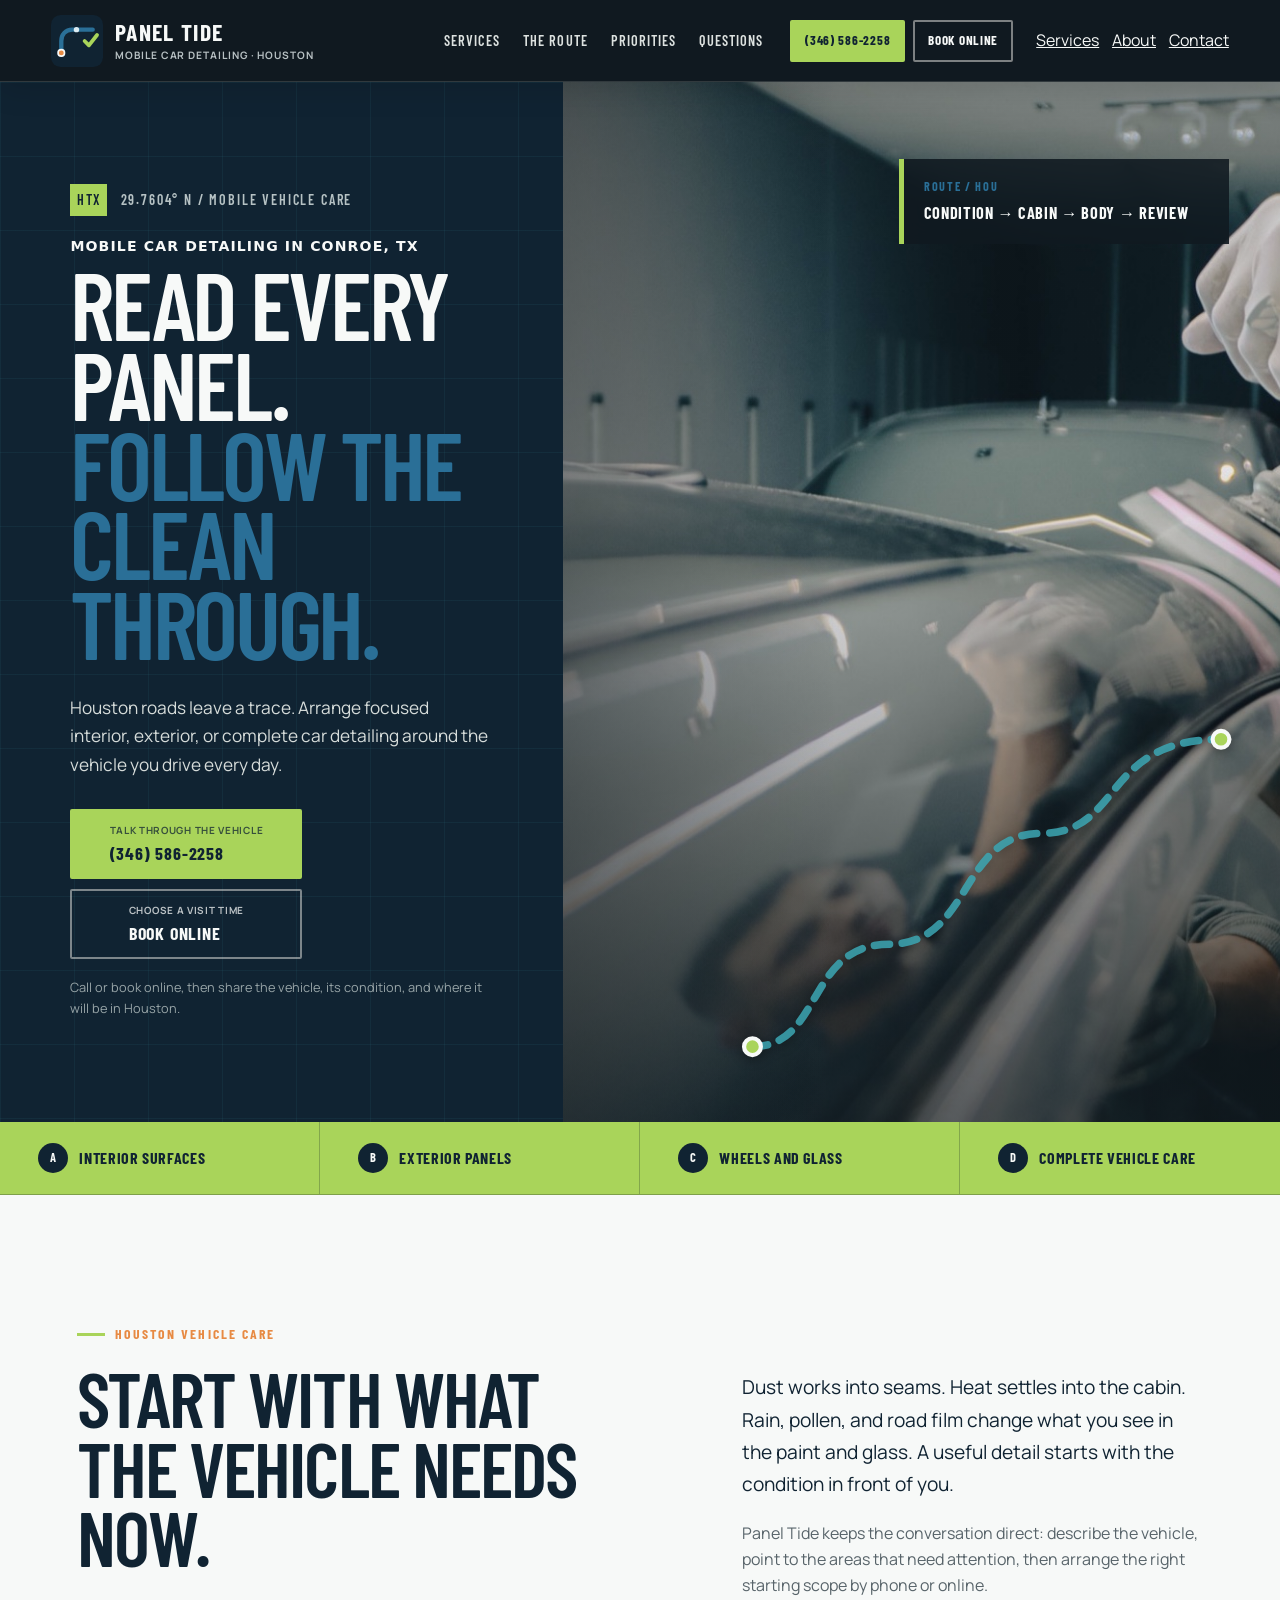
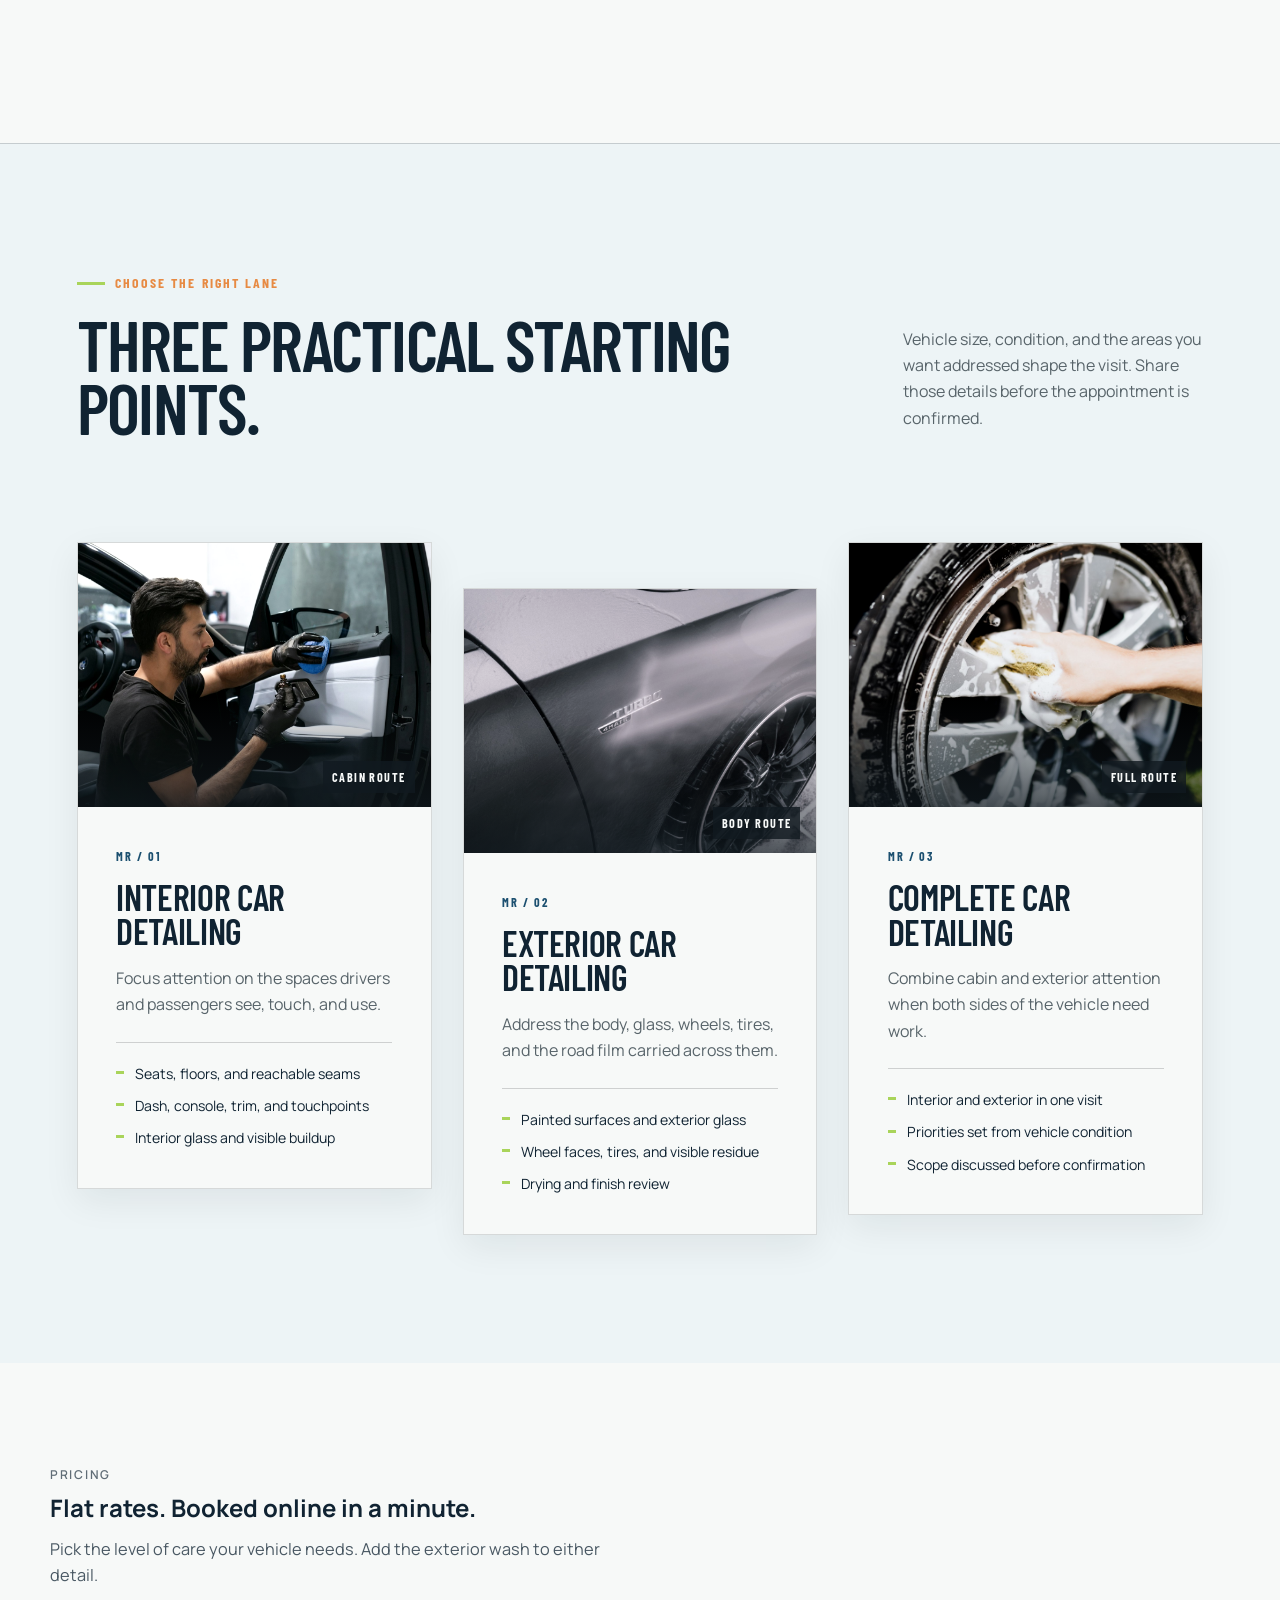
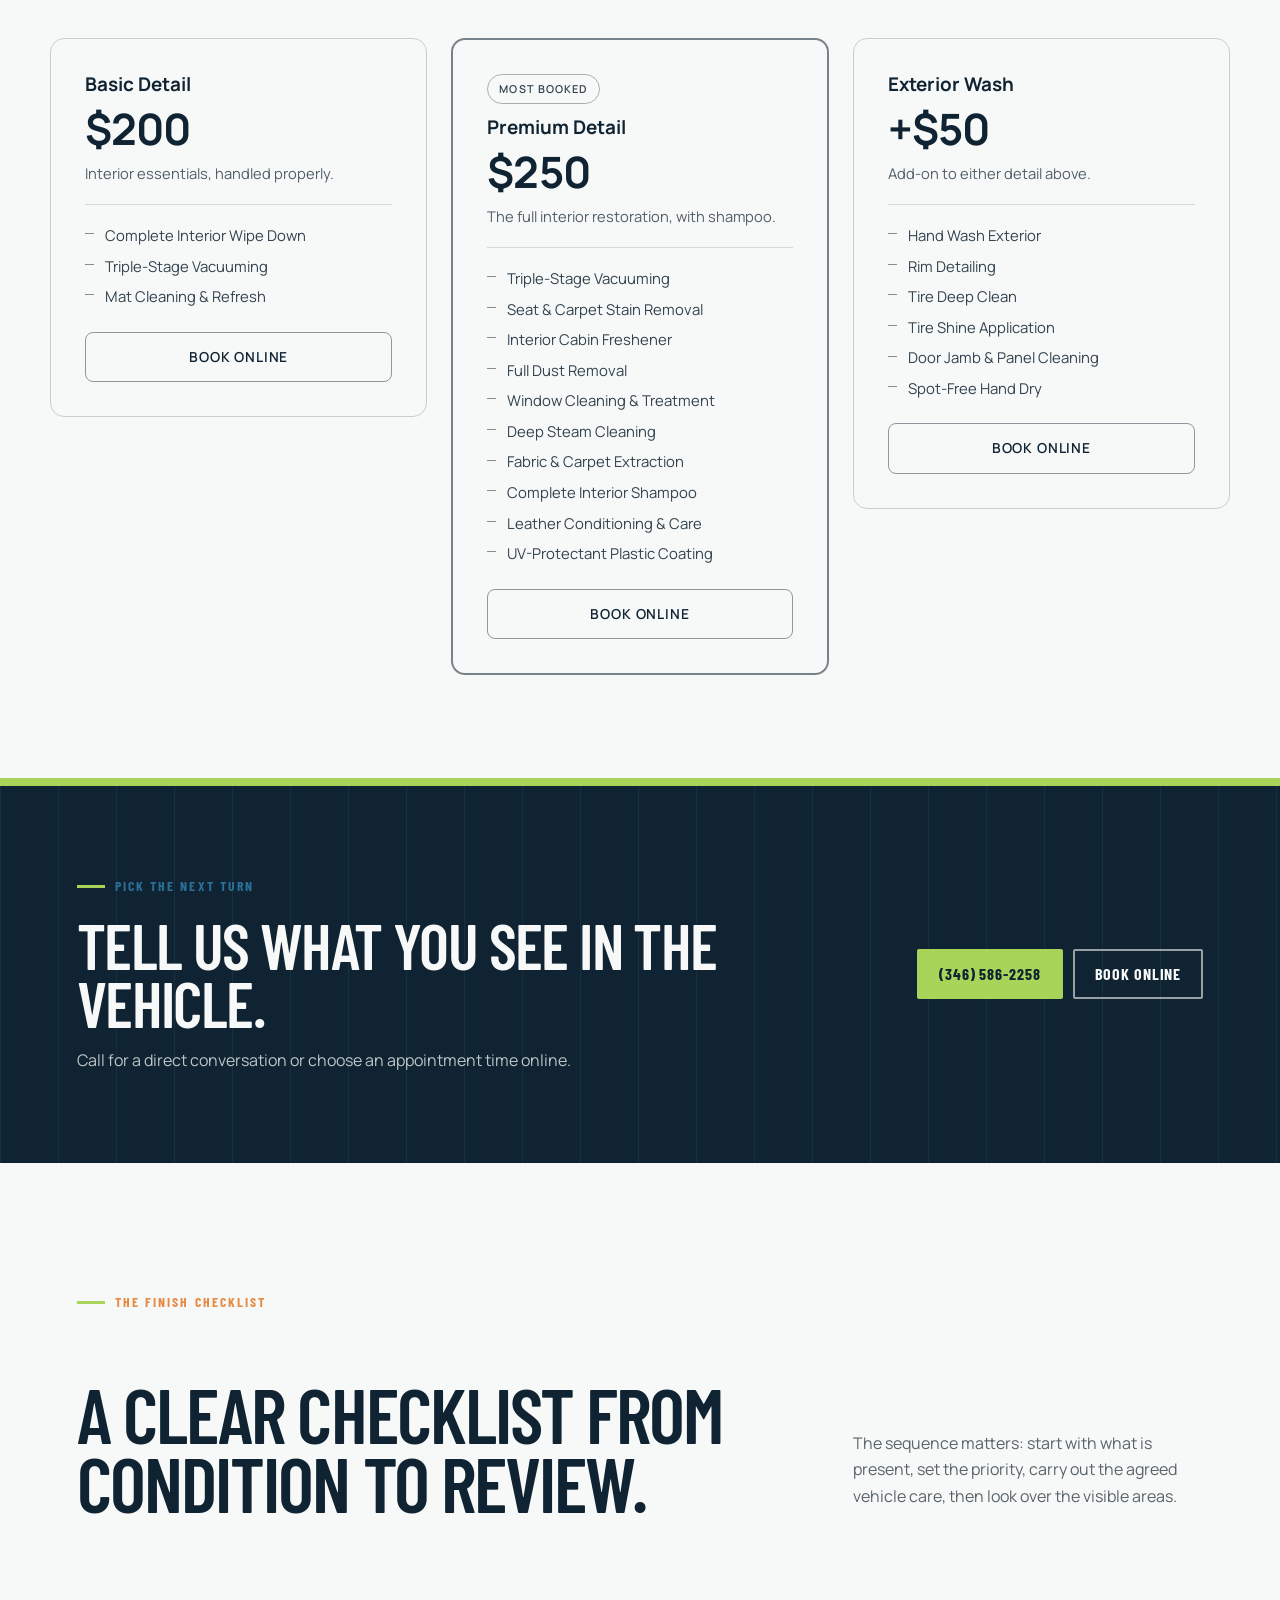
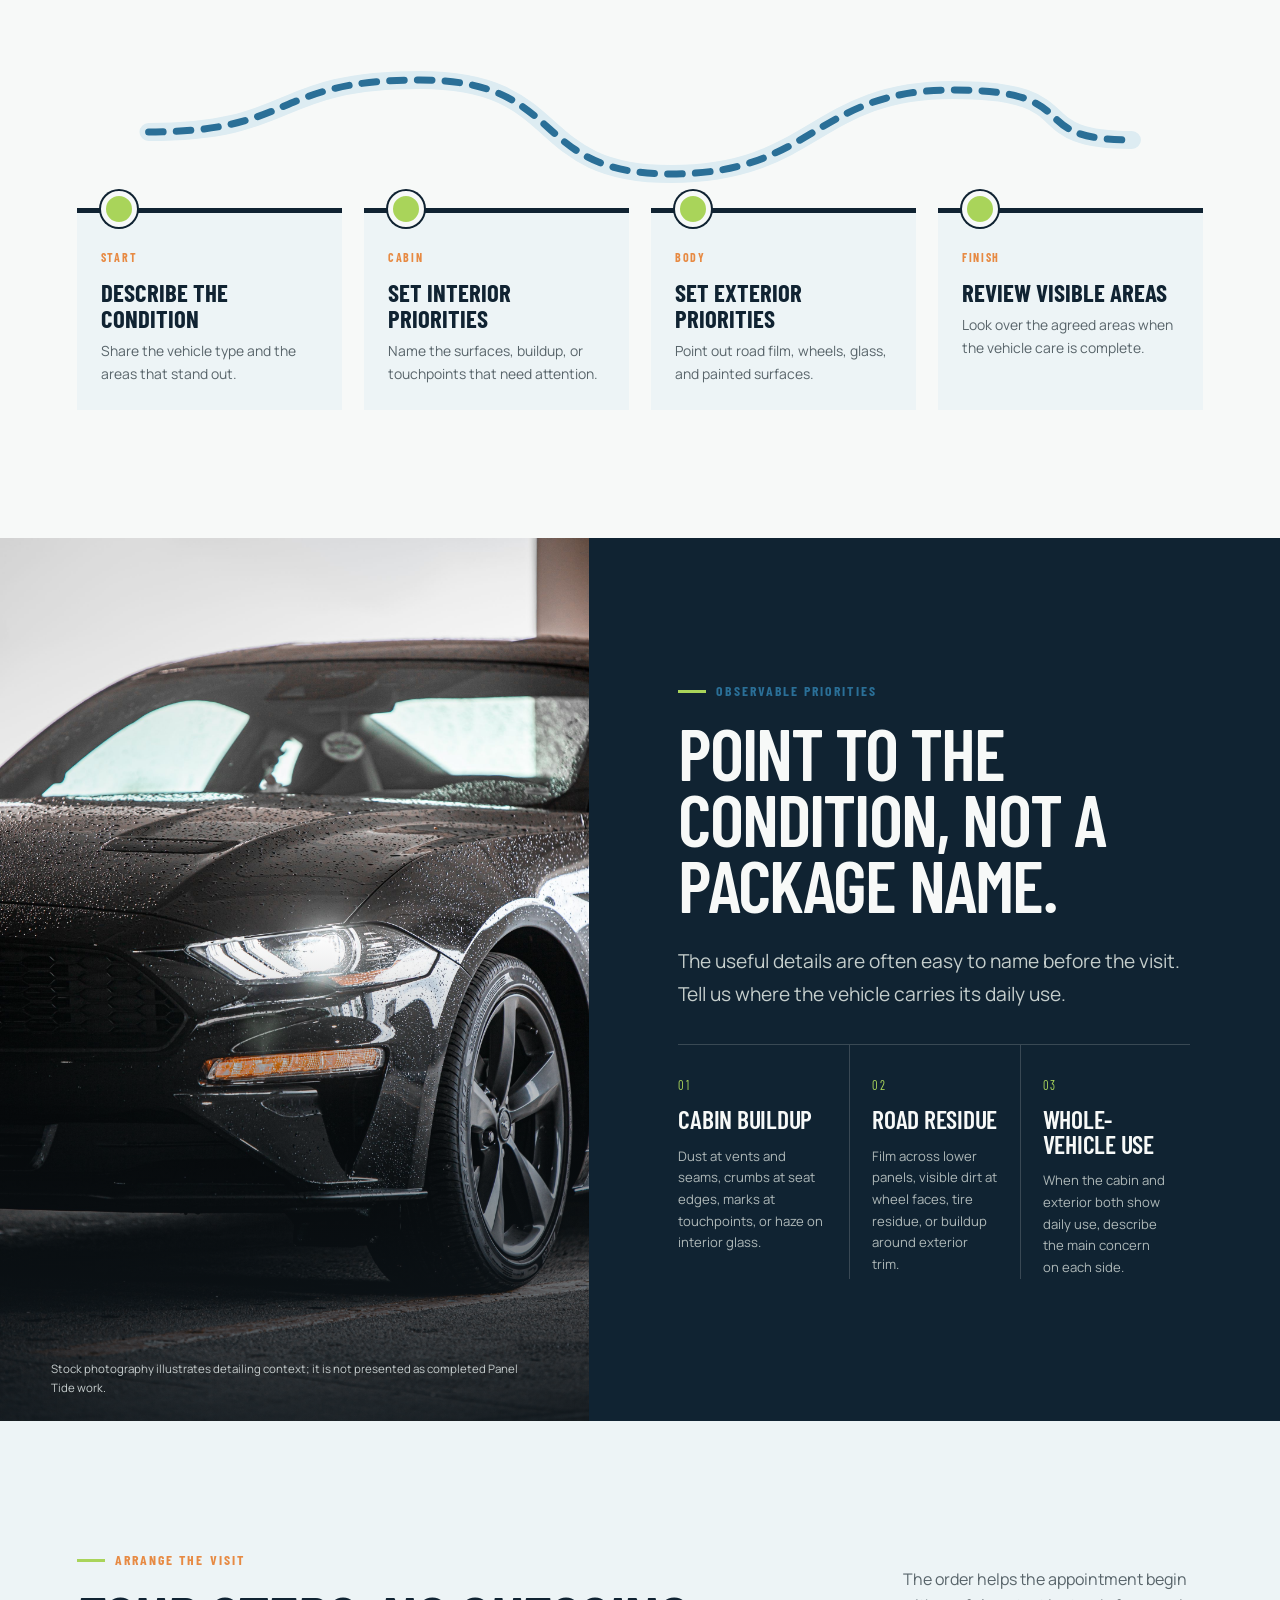
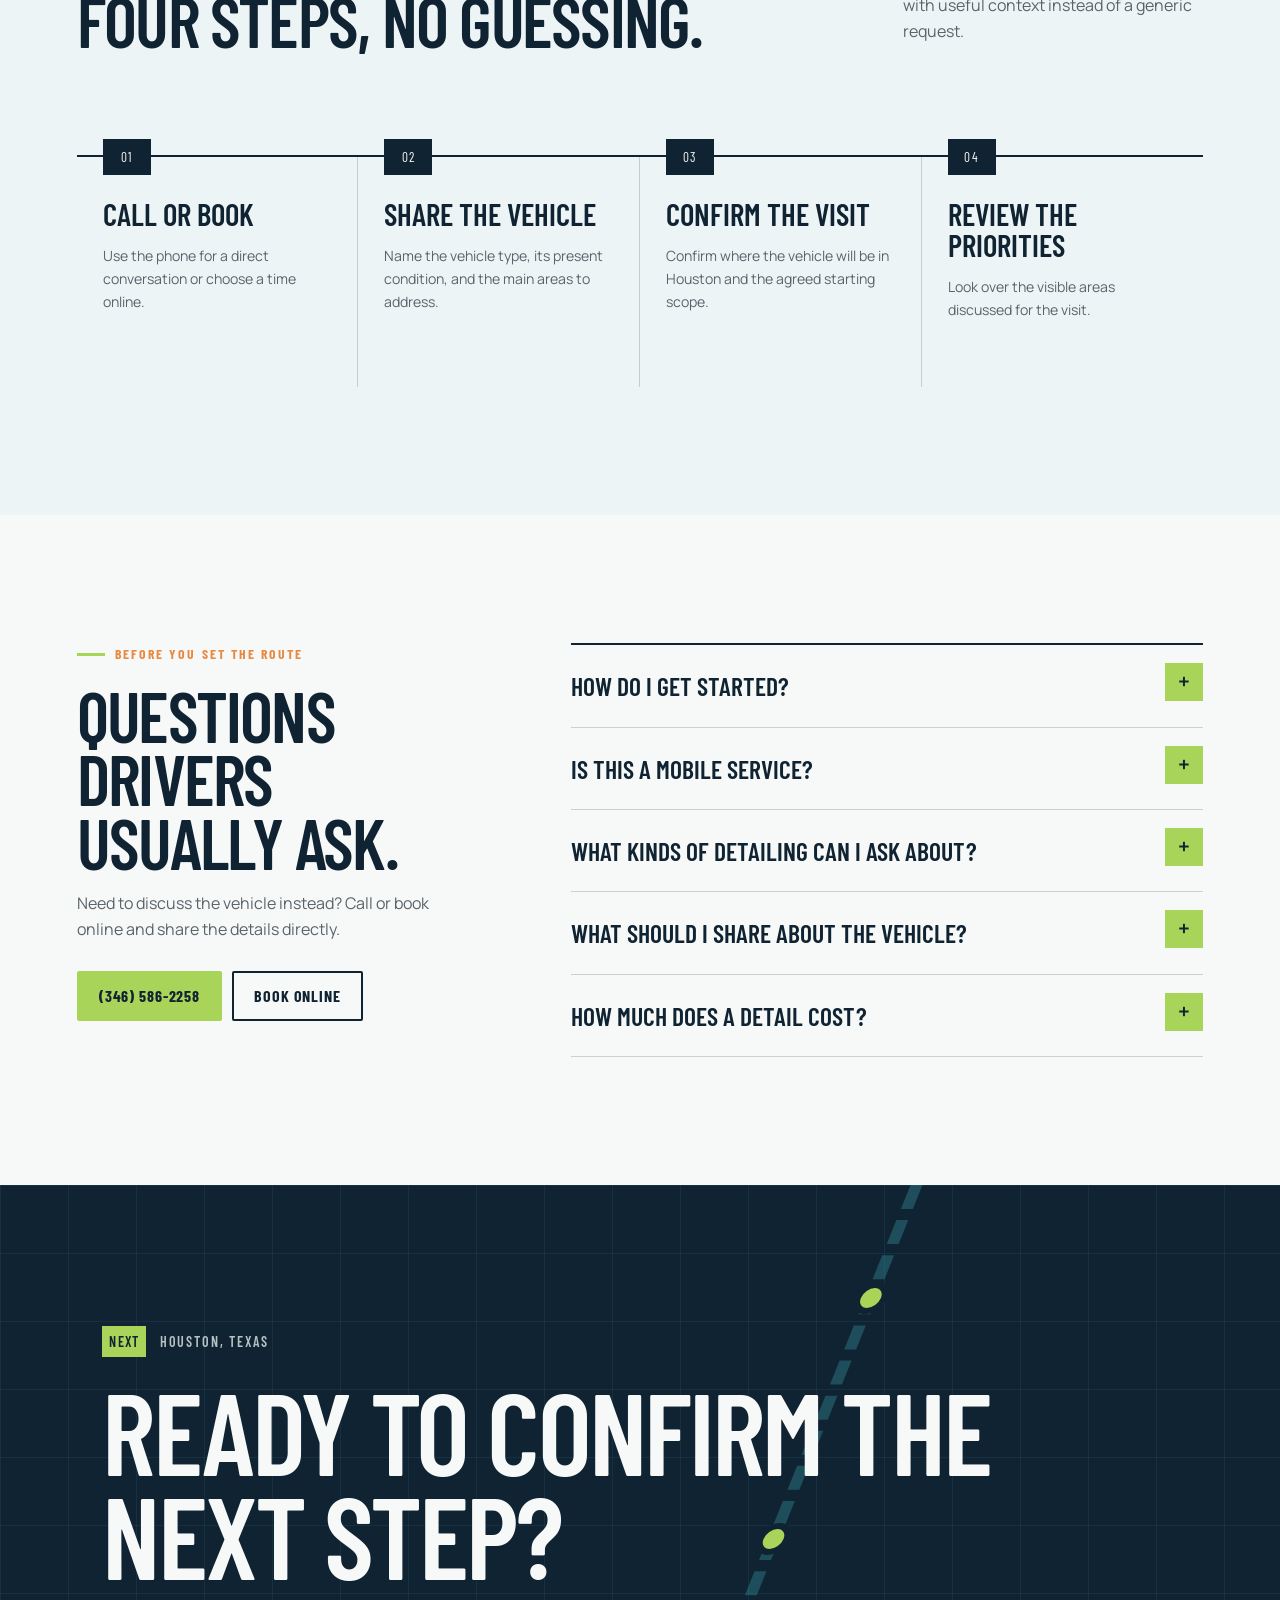
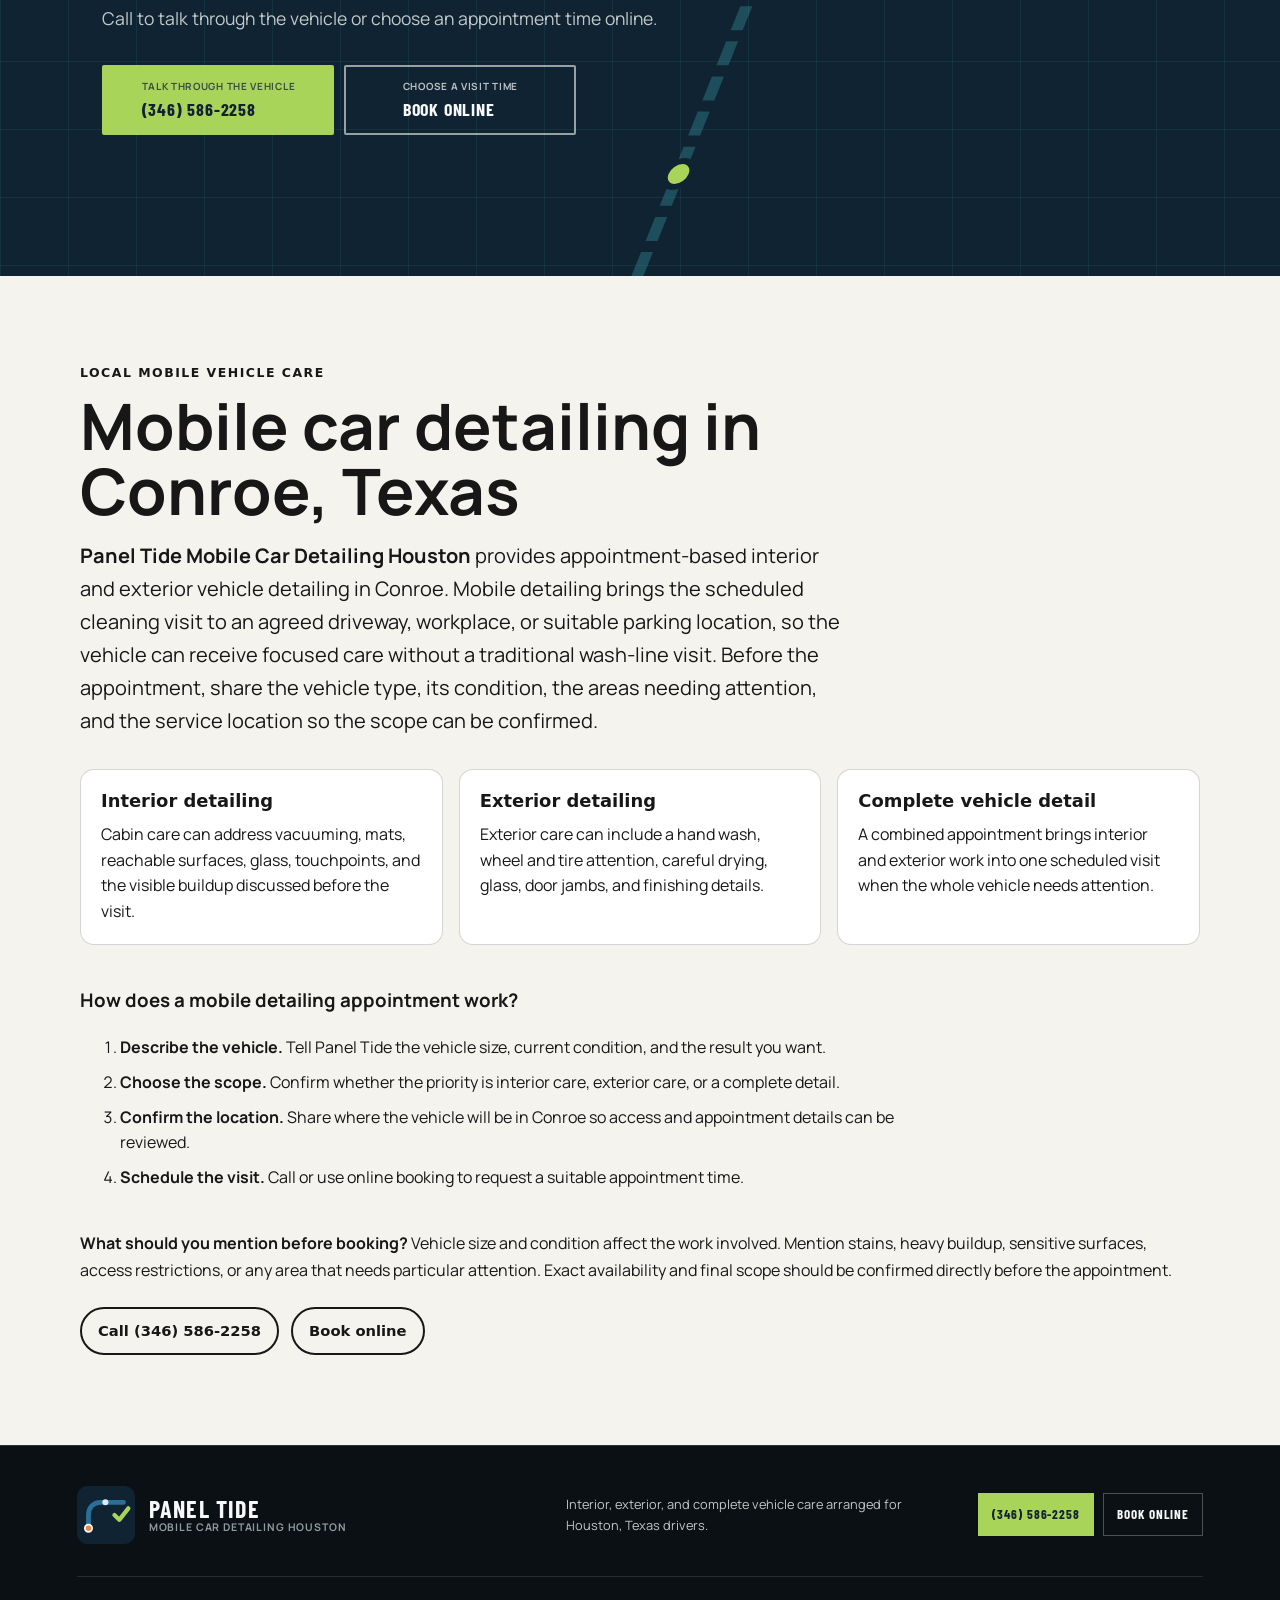
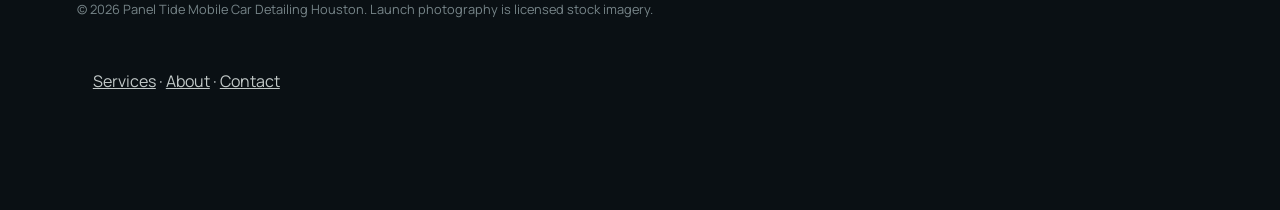
<file: index.html>
<!doctype html>
<html lang="en">
<head>
  <meta charset="utf-8">
  <meta name="viewport" content="width=device-width, initial-scale=1">
  <title>Mobile Car Detailing in Conroe, TX | Panel Tide</title>
  <meta name="theme-color" content="#102332">
  <link rel="canonical" href="https://paneltide.shop/">
  <link rel="icon" href="/assets/favicon.svg" type="image/svg+xml">
  <link rel="preconnect" href="https://fonts.googleapis.com">
  <link rel="preconnect" href="https://fonts.gstatic.com" crossorigin>
  <link href="https://fonts.googleapis.com/css2?family=Barlow+Condensed:wght@500;600;700&family=Manrope:wght@400;500;600;700&display=swap" rel="stylesheet">
  <link rel="preload" href="/assets/hero-route.jpg" as="image">
  <link rel="stylesheet" href="/styles.css">
  <script type="application/ld+json">
{
  "@context": "https://schema.org",
  "@type": "AutomotiveBusiness",
  "name": "Panel Tide Mobile Car Detailing Houston",
  "url": "https://paneltide.shop/",
  "telephone": "+1 346-586-2258",
  "address": {
    "@type": "PostalAddress",
    "streetAddress": "1111 League Line Rd",
    "addressLocality": "Conroe",
    "addressRegion": "TX",
    "postalCode": "77303",
    "addressCountry": "US"
  },
  "description": "Mobile car detailing in Houston, Texas with interior, exterior, and complete vehicle care appointments.",
  "areaServed": {
    "@type": "City",
    "name": "Conroe",
    "containedInPlace": {
      "@type": "State",
      "name": "Texas"
    }
  },
  "hasOfferCatalog": {
    "@type": "OfferCatalog",
    "name": "Car detailing services",
    "itemListElement": [
      {
        "@type": "Offer",
        "itemOffered": {
          "@type": "Service",
          "name": "Interior car detailing"
        }
      },
      {
        "@type": "Offer",
        "itemOffered": {
          "@type": "Service",
          "name": "Exterior car detailing"
        }
      },
      {
        "@type": "Offer",
        "itemOffered": {
          "@type": "Service",
          "name": "Complete car detailing"
        }
      }
    ]
  },
  "priceRange": "$200-$250",
  "makesOffer": [
    {
      "@type": "Offer",
      "name": "Basic Detail",
      "price": "200",
      "priceCurrency": "USD",
      "availability": "https://schema.org/InStock",
      "itemOffered": {
        "@type": "Service",
        "name": "Basic Detail",
        "description": "Interior essentials: complete interior wipe down, triple-stage vacuuming, and mat cleaning and refresh."
      }
    },
    {
      "@type": "Offer",
      "name": "Premium Detail",
      "price": "250",
      "priceCurrency": "USD",
      "availability": "https://schema.org/InStock",
      "itemOffered": {
        "@type": "Service",
        "name": "Premium Detail",
        "description": "The full interior restoration, including complete interior shampoo, deep steam cleaning, fabric and carpet extraction, and leather conditioning."
      }
    },
    {
      "@type": "Offer",
      "name": "Exterior Wash",
      "price": "50",
      "priceCurrency": "USD",
      "availability": "https://schema.org/InStock",
      "itemOffered": {
        "@type": "Service",
        "name": "Exterior Wash",
        "description": "Add-on exterior wash: hand wash, rim detailing, tire deep clean and shine, door jamb cleaning, and spot-free hand dry."
      }
    }
  ],
  "@id": "https://paneltide.shop/#business",
  "geo": {
    "@type": "GeoCoordinates",
    "latitude": 30.364950334299,
    "longitude": -95.477229768965
  },
  "image": "https://paneltide.shop/assets/hero-route.jpg",
  "contactPoint": {
    "@type": "ContactPoint",
    "telephone": "+1 346-586-2258",
    "contactType": "customer service",
    "areaServed": "US-TX",
    "availableLanguage": "English"
  }
}
    </script>
<!-- SEO-GEO:START -->
  <meta name="description" content="Mobile car detailing in Conroe, TX from Panel Tide, with interior cleaning, exterior hand washing, and complete details. Call or book online.">
  <meta name="robots" content="index, follow, max-image-preview:large, max-snippet:-1, max-video-preview:-1">
  <meta property="og:locale" content="en_US">
  <meta property="og:type" content="website">
  <meta property="og:site_name" content="Panel Tide">
  <meta property="og:title" content="Mobile Car Detailing in Conroe, TX | Panel Tide">
  <meta property="og:description" content="Mobile car detailing in Conroe, TX from Panel Tide, with interior cleaning, exterior hand washing, and complete details. Call or book online.">
  <meta property="og:url" content="https://paneltide.shop/">
  <meta property="og:image" content="https://paneltide.shop/assets/hero-route.jpg">
  <meta name="twitter:image" content="https://paneltide.shop/assets/hero-route.jpg">
  <meta name="twitter:card" content="summary_large_image">
  <meta name="twitter:title" content="Mobile Car Detailing in Conroe, TX | Panel Tide">
  <meta name="twitter:description" content="Mobile car detailing in Conroe, TX from Panel Tide, with interior cleaning, exterior hand washing, and complete details. Call or book online.">
  <style id="seo-geo-styles">
    .seo-local-intent { display:block; margin:0 0 .55rem; font:700 clamp(.78rem,1.1vw,.95rem)/1.2 system-ui,sans-serif; letter-spacing:.08em; text-transform:uppercase; }
    .seo-geo-section { background:#f5f3ed; color:#171717; padding:clamp(3.5rem,7vw,6.5rem) clamp(1.25rem,5vw,5rem); }
    .seo-geo-inner { width:min(1120px,100%); margin:0 auto; }
    .seo-geo-kicker { margin:0 0 .75rem; font:700 .78rem/1.2 system-ui,sans-serif; letter-spacing:.12em; text-transform:uppercase; }
    .seo-geo-section h2 { max-width:22ch; margin:0 0 1rem; color:inherit; font-size:clamp(2rem,5vw,4rem); line-height:1.02; }
    .seo-geo-answer { max-width:760px; margin:0 0 2rem; font-size:clamp(1.05rem,2vw,1.25rem); line-height:1.65; }
    .seo-geo-grid { display:grid; grid-template-columns:repeat(3,minmax(0,1fr)); gap:1rem; margin:2rem 0; }
    .seo-geo-card { border:1px solid rgba(23,23,23,.18); border-radius:14px; padding:1.25rem; background:#fff; }
    .seo-geo-card h3 { margin:0 0 .6rem; color:inherit; font:700 1.12rem/1.25 system-ui,sans-serif; }
    .seo-geo-card p { margin:0; line-height:1.6; }
    .seo-geo-steps { max-width:820px; margin:2.5rem 0; }
    .seo-geo-steps li { margin:.65rem 0; line-height:1.55; }
    .seo-geo-actions { display:flex; flex-wrap:wrap; gap:.75rem; margin-top:1.5rem; }
    .seo-geo-action { display:inline-flex; align-items:center; min-height:48px; padding:.75rem 1rem; border:2px solid currentColor; border-radius:999px; color:inherit; font:700 .92rem/1 system-ui,sans-serif; text-decoration:none; }
    @media (max-width:760px) { .seo-geo-grid { grid-template-columns:1fr; } }
  </style>
<!-- SEO-GEO:END -->
  <script id="seo-geo-entity-schema" type="application/ld+json">
{
  "@context": "https://schema.org",
  "@graph": [
    {
      "@type": "WebSite",
      "@id": "https://paneltide.shop/#website",
      "url": "https://paneltide.shop/",
      "name": "Panel Tide Mobile Car Detailing Houston",
      "inLanguage": "en-US",
      "publisher": {
        "@id": "https://paneltide.shop/#business"
      }
    },
    {
      "@type": "Service",
      "@id": "https://paneltide.shop/#mobile-car-detailing",
      "name": "Mobile Car Detailing in Conroe, Texas",
      "serviceType": "Mobile car detailing",
      "provider": {
        "@id": "https://paneltide.shop/#business"
      },
      "areaServed": {
        "@type": "City",
        "name": "Conroe",
        "containedInPlace": {
          "@type": "State",
          "name": "Texas"
        }
      },
      "url": "https://paneltide.shop/#services"
    }
  ]
}
  </script>
<style id="SEO-NEXT-NAV-CSS">.seo-next-nav{display:flex;gap:.8rem;flex-wrap:wrap}.seo-next-footer-nav{padding:1rem}.seo-next-footer-nav a{color:inherit}</style></head>
<body>
  <a class="skip-link" href="#main">Skip to content</a>

  <header class="site-header" data-header>
    <a class="brand" href="#top" aria-label="Panel Tide home">
      <img src="/assets/logo.svg" width="52" height="52" alt="">
      <span class="brand-words">
        <strong>Panel Tide</strong>
        <small>Mobile Car Detailing · Houston</small>
      </span>
    </a>

    <button class="menu-toggle" type="button" aria-expanded="false" aria-controls="site-nav">
      <span class="sr-only">Open menu</span>
      <i></i><i></i><i></i>
    </button>

    <nav class="site-nav" id="site-nav" aria-label="Primary navigation">
      <a href="#services">Services</a>
      <a href="#route">The route</a>
      <a href="#priorities">Priorities</a>
      <a href="#questions">Questions</a>
      <div class="nav-actions">
        <a class="button button-call button-small" href="tel:+13465862258">(346) 586-2258</a>
        <a class="button button-book button-small" href="https://cal.com/sumitdatta/auto-detail-service">Book online</a>
      </div>
    <!-- SEO-NEXT-NAV:START --><div class="seo-next-nav" aria-label="Expanded site pages"><a href="/services/">Services</a><a href="/about/">About</a><a href="/contact/">Contact</a></div><!-- SEO-NEXT-NAV:END --></nav>
  </header>

  <main id="main">
    <section class="hero" id="top">
      <div class="hero-copy">
        <p class="coordinate"><span>HTX</span> 29.7604° N / Mobile vehicle care</p>
        <h1><span class="seo-local-intent" data-seo-local-intent>Mobile Car Detailing in Conroe, TX</span>Read every panel. <em>Follow the clean through.</em></h1>
        <p class="hero-lede">Houston roads leave a trace. Arrange focused interior, exterior, or complete car detailing around the vehicle you drive every day.</p>
        <div class="action-pair hero-actions">
          <a class="button button-call button-large" href="tel:+13465862258">
            <span>Talk through the vehicle</span>
            <strong>(346) 586-2258</strong>
          </a>
          <a class="button button-book button-large" href="https://cal.com/sumitdatta/auto-detail-service">
            <span>Choose a visit time</span>
            <strong>Book online</strong>
          </a>
        </div>
        <p class="microcopy">Call or book online, then share the vehicle, its condition, and where it will be in Houston.</p>
      </div>

      <div class="hero-image" role="img" aria-label="A polished vehicle panel under inspection light">
        <div class="hero-image-scrim"></div>
        <div class="hero-map-card" aria-hidden="true">
          <span>ROUTE / HOU</span>
          <strong>Condition → Cabin → Body → Review</strong>
        </div>
        <svg class="hero-route-line" viewBox="0 0 700 560" aria-hidden="true">
          <path d="M72 470 C156 470 136 348 235 348 S318 216 416 216 S487 104 630 104"/>
          <circle cx="72" cy="470" r="10"/>
          <circle cx="630" cy="104" r="10"/>
        </svg>
      </div>
    </section>

    <section class="road-strip" aria-label="Service focus">
      <p><span>A</span> Interior surfaces</p>
      <p><span>B</span> Exterior panels</p>
      <p><span>C</span> Wheels and glass</p>
      <p><span>D</span> Complete vehicle care</p>
    </section>

    <section class="section intro" aria-labelledby="intro-title">
      <div class="section-label">Houston vehicle care</div>
      <div class="intro-grid">
        <h2 id="intro-title">Start with what the vehicle needs now.</h2>
        <div class="intro-copy">
          <p class="lead">Dust works into seams. Heat settles into the cabin. Rain, pollen, and road film change what you see in the paint and glass. A useful detail starts with the condition in front of you.</p>
          <p>Panel Tide keeps the conversation direct: describe the vehicle, point to the areas that need attention, then arrange the right starting scope by phone or online.</p>
        </div>
      </div>
    </section>

    <section class="section services" id="services" aria-labelledby="services-title">
      <div class="section-heading">
        <div>
          <p class="section-kicker">Choose the right lane</p>
          <h2 id="services-title">Three practical starting points.</h2>
        </div>
        <p>Vehicle size, condition, and the areas you want addressed shape the visit. Share those details before the appointment is confirmed.</p>
      </div>

      <div class="service-grid">
        <article class="service-card">
          <div class="service-photo">
            <img src="/assets/service-interior.jpg" alt="A vehicle interior receiving careful surface cleaning" loading="lazy">
            <span>Cabin route</span>
          </div>
          <div class="service-content">
            <p class="service-code">MR / 01</p>
            <h3>Interior car detailing</h3>
            <p>Focus attention on the spaces drivers and passengers see, touch, and use.</p>
            <ul>
              <li>Seats, floors, and reachable seams</li>
              <li>Dash, console, trim, and touchpoints</li>
              <li>Interior glass and visible buildup</li>
            </ul>
          </div>
        </article>

        <article class="service-card service-card-offset">
          <div class="service-photo">
            <img src="/assets/service-foam.jpg" alt="A dark car covered with wash foam" loading="lazy">
            <span>Body route</span>
          </div>
          <div class="service-content">
            <p class="service-code">MR / 02</p>
            <h3>Exterior car detailing</h3>
            <p>Address the body, glass, wheels, tires, and the road film carried across them.</p>
            <ul>
              <li>Painted surfaces and exterior glass</li>
              <li>Wheel faces, tires, and visible residue</li>
              <li>Drying and finish review</li>
            </ul>
          </div>
        </article>

        <article class="service-card">
          <div class="service-photo">
            <img src="/assets/service-wheel.jpg" alt="A vehicle wheel covered with cleaning foam" loading="lazy">
            <span>Full route</span>
          </div>
          <div class="service-content">
            <p class="service-code">MR / 03</p>
            <h3>Complete car detailing</h3>
            <p>Combine cabin and exterior attention when both sides of the vehicle need work.</p>
            <ul>
              <li>Interior and exterior in one visit</li>
              <li>Priorities set from vehicle condition</li>
              <li>Scope discussed before confirmation</li>
            </ul>
          </div>
        </article>
      </div>
    </section>

    <section class="rates" id="pricing" aria-labelledby="pricing-title">
      <div class="rates-shell">
        <div class="rates-head">
          <p class="rates-eyebrow">Pricing</p>
          <h2 id="pricing-title">Flat rates. Booked online in a minute.</h2>
          <p class="rates-intro">Pick the level of care your vehicle needs. Add the exterior wash to either detail.</p>
        </div>

        <div class="rate-grid">
          <article class="rate-card">
            <h3>Basic Detail</h3>
            <p class="rate-figure">$200</p>
            <p class="rate-note">Interior essentials, handled properly.</p>
            <ul class="rate-list">
              <li>Complete Interior Wipe Down</li>
              <li>Triple-Stage Vacuuming</li>
              <li>Mat Cleaning &amp; Refresh</li>
            </ul>
            <a class="rate-cta" href="https://cal.com/sumitdatta/auto-detail-service" target="_blank" rel="noopener">Book Online</a>
          </article>
          <article class="rate-card rate-card-featured">
            <span class="rate-badge">Most booked</span>
            <h3>Premium Detail</h3>
            <p class="rate-figure">$250</p>
            <p class="rate-note">The full interior restoration, with shampoo.</p>
            <ul class="rate-list">
              <li>Triple-Stage Vacuuming</li>
              <li>Seat &amp; Carpet Stain Removal</li>
              <li>Interior Cabin Freshener</li>
              <li>Full Dust Removal</li>
              <li>Window Cleaning &amp; Treatment</li>
              <li>Deep Steam Cleaning</li>
              <li>Fabric &amp; Carpet Extraction</li>
              <li>Complete Interior Shampoo</li>
              <li>Leather Conditioning &amp; Care</li>
              <li>UV-Protectant Plastic Coating</li>
            </ul>
            <a class="rate-cta" href="https://cal.com/sumitdatta/auto-detail-service" target="_blank" rel="noopener">Book Online</a>
          </article>
          <article class="rate-card">
            <h3>Exterior Wash</h3>
            <p class="rate-figure">+$50</p>
            <p class="rate-note">Add-on to either detail above.</p>
            <ul class="rate-list">
              <li>Hand Wash Exterior</li>
              <li>Rim Detailing</li>
              <li>Tire Deep Clean</li>
              <li>Tire Shine Application</li>
              <li>Door Jamb &amp; Panel Cleaning</li>
              <li>Spot-Free Hand Dry</li>
            </ul>
            <a class="rate-cta" href="https://cal.com/sumitdatta/auto-detail-service" target="_blank" rel="noopener">Book Online</a>
          </article>
        </div>
      </div>
    </section>


    <section class="route-callout" aria-label="Contact Panel Tide">
      <div>
        <p class="section-kicker">Pick the next turn</p>
        <h2>Tell us what you see in the vehicle.</h2>
        <p>Call for a direct conversation or choose an appointment time online.</p>
      </div>
      <div class="action-pair">
        <a class="button button-call" href="tel:+13465862258">(346) 586-2258</a>
        <a class="button button-book button-book-light" href="https://cal.com/sumitdatta/auto-detail-service">Book online</a>
      </div>
    </section>

    <section class="section route-section" id="route" aria-labelledby="route-title">
      <div class="route-intro">
        <p class="section-kicker">The finish checklist</p>
        <h2 id="route-title">A clear checklist from condition to review.</h2>
        <p>The sequence matters: start with what is present, set the priority, carry out the agreed vehicle care, then look over the visible areas.</p>
      </div>

      <div class="route-map">
        <svg viewBox="0 0 1100 190" preserveAspectRatio="none" aria-hidden="true">
          <path class="route-base" d="M70 100 C215 100 190 48 335 48 S440 142 580 142 S720 58 855 58 S920 108 1030 108"/>
          <path class="route-progress" d="M70 100 C215 100 190 48 335 48 S440 142 580 142 S720 58 855 58 S920 108 1030 108"/>
        </svg>
        <ol class="waypoints">
          <li>
            <span>Start</span>
            <strong>Describe the condition</strong>
            <p>Share the vehicle type and the areas that stand out.</p>
          </li>
          <li>
            <span>Cabin</span>
            <strong>Set interior priorities</strong>
            <p>Name the surfaces, buildup, or touchpoints that need attention.</p>
          </li>
          <li>
            <span>Body</span>
            <strong>Set exterior priorities</strong>
            <p>Point out road film, wheels, glass, and painted surfaces.</p>
          </li>
          <li>
            <span>Finish</span>
            <strong>Review visible areas</strong>
            <p>Look over the agreed areas when the vehicle care is complete.</p>
          </li>
        </ol>
      </div>
    </section>

    <section class="priorities" id="priorities" aria-labelledby="priorities-title">
      <div class="priority-image">
        <img src="/assets/detail-wet-paint.jpg" alt="Water droplets reflecting light on dark vehicle paint" loading="lazy">
        <p>Stock photography illustrates detailing context; it is not presented as completed Panel Tide work.</p>
      </div>
      <div class="priority-copy">
        <p class="section-kicker">Observable priorities</p>
        <h2 id="priorities-title">Point to the condition, not a package name.</h2>
        <p class="lead">The useful details are often easy to name before the visit. Tell us where the vehicle carries its daily use.</p>
        <div class="priority-list">
          <article>
            <span>01</span>
            <h3>Cabin buildup</h3>
            <p>Dust at vents and seams, crumbs at seat edges, marks at touchpoints, or haze on interior glass.</p>
          </article>
          <article>
            <span>02</span>
            <h3>Road residue</h3>
            <p>Film across lower panels, visible dirt at wheel faces, tire residue, or buildup around exterior trim.</p>
          </article>
          <article>
            <span>03</span>
            <h3>Whole-vehicle use</h3>
            <p>When the cabin and exterior both show daily use, describe the main concern on each side.</p>
          </article>
        </div>
      </div>
    </section>

    <section class="section process" aria-labelledby="process-title">
      <div class="section-heading">
        <div>
          <p class="section-kicker">Arrange the visit</p>
          <h2 id="process-title">Four steps, no guessing.</h2>
        </div>
        <p>The order helps the appointment begin with useful context instead of a generic request.</p>
      </div>
      <ol class="process-grid">
        <li><span>Call or book</span><p>Use the phone for a direct conversation or choose a time online.</p></li>
        <li><span>Share the vehicle</span><p>Name the vehicle type, its present condition, and the main areas to address.</p></li>
        <li><span>Confirm the visit</span><p>Confirm where the vehicle will be in Houston and the agreed starting scope.</p></li>
        <li><span>Review the priorities</span><p>Look over the visible areas discussed for the visit.</p></li>
      </ol>
    </section>

    <section class="section questions" id="questions" aria-labelledby="questions-title">
      <div class="questions-intro">
        <p class="section-kicker">Before you set the route</p>
        <h2 id="questions-title">Questions drivers usually ask.</h2>
        <p>Need to discuss the vehicle instead? Call or book online and share the details directly.</p>
        <div class="action-pair questions-actions">
          <a class="button button-call" href="tel:+13465862258">(346) 586-2258</a>
          <a class="button button-book button-book-dark" href="https://cal.com/sumitdatta/auto-detail-service">Book online</a>
        </div>
      </div>
      <div class="faq-list">
        <details>
          <summary>How do I get started?</summary>
          <p>Call (346) 586-2258 or book online. Share the vehicle type, its condition, the areas that need attention, and where it will be in Houston.</p>
        </details>
        <details>
          <summary>Is this a mobile service?</summary>
          <p>Yes. Panel Tide is built around mobile car detailing in Houston. Confirm the location and visit details when you call or book.</p>
        </details>
        <details>
          <summary>What kinds of detailing can I ask about?</summary>
          <p>Start with interior, exterior, or complete car detailing. The vehicle size, condition, and visible priorities help shape the scope.</p>
        </details>
        <details>
          <summary>What should I share about the vehicle?</summary>
          <p>Share the vehicle type, what you can see now, any areas that need focused attention, and where the vehicle will be for the visit.</p>
        </details>
        <details>
          <summary>How much does a detail cost?</summary>
          <p>The Basic Detail is $200 and covers interior essentials. The Premium Detail is $250 and includes a complete interior shampoo. An Exterior Wash can be added to either for $50. Vehicle size and condition can affect the final scope, so confirm the details when you call or book.</p>
        </details>
      </div>
    </section>

    <section class="final-cta" id="contact">
      <div class="final-route-mark" aria-hidden="true">
        <span></span><span></span><span></span>
      </div>
      <p class="coordinate"><span>NEXT</span> Houston, Texas</p>
      <h2>Ready to confirm the next step?</h2>
      <p>Call to talk through the vehicle or choose an appointment time online.</p>
      <div class="action-pair final-actions">
        <a class="button button-call button-large" href="tel:+13465862258">
          <span>Talk through the vehicle</span>
          <strong>(346) 586-2258</strong>
        </a>
        <a class="button button-book button-book-light button-large" href="https://cal.com/sumitdatta/auto-detail-service">
          <span>Choose a visit time</span>
          <strong>Book online</strong>
        </a>
      </div>
    </section>
  <!-- SEO-GEO-LOCAL:START -->
    <section class="seo-geo-section" id="local-detailing" aria-labelledby="local-detailing-title">
      <div class="seo-geo-inner">
        <p class="seo-geo-kicker">Local mobile vehicle care</p>
        <h2 id="local-detailing-title">Mobile car detailing in Conroe, Texas</h2>
        <p class="seo-geo-answer"><strong>Panel Tide Mobile Car Detailing Houston</strong> provides appointment-based interior and exterior vehicle detailing in Conroe. Mobile detailing brings the scheduled cleaning visit to an agreed driveway, workplace, or suitable parking location, so the vehicle can receive focused care without a traditional wash-line visit. Before the appointment, share the vehicle type, its condition, the areas needing attention, and the service location so the scope can be confirmed.</p>

        <div class="seo-geo-grid" aria-label="Available detailing options">
          <article class="seo-geo-card">
            <h3>Interior detailing</h3>
            <p>Cabin care can address vacuuming, mats, reachable surfaces, glass, touchpoints, and the visible buildup discussed before the visit.</p>
          </article>
          <article class="seo-geo-card">
            <h3>Exterior detailing</h3>
            <p>Exterior care can include a hand wash, wheel and tire attention, careful drying, glass, door jambs, and finishing details.</p>
          </article>
          <article class="seo-geo-card">
            <h3>Complete vehicle detail</h3>
            <p>A combined appointment brings interior and exterior work into one scheduled visit when the whole vehicle needs attention.</p>
          </article>
        </div>

        <div class="seo-geo-steps">
          <h3>How does a mobile detailing appointment work?</h3>
          <ol>
            <li><strong>Describe the vehicle.</strong> Tell Panel Tide the vehicle size, current condition, and the result you want.</li>
            <li><strong>Choose the scope.</strong> Confirm whether the priority is interior care, exterior care, or a complete detail.</li>
            <li><strong>Confirm the location.</strong> Share where the vehicle will be in Conroe so access and appointment details can be reviewed.</li>
            <li><strong>Schedule the visit.</strong> Call or use online booking to request a suitable appointment time.</li>
          </ol>
        </div>

        <p><strong>What should you mention before booking?</strong> Vehicle size and condition affect the work involved. Mention stains, heavy buildup, sensitive surfaces, access restrictions, or any area that needs particular attention. Exact availability and final scope should be confirmed directly before the appointment.</p>
        <div class="seo-geo-actions">
          <a class="seo-geo-action" href="tel:+13465862258">Call (346) 586-2258</a>
          <a class="seo-geo-action" href="https://cal.com/sumitdatta/auto-detail-service" target="_blank" rel="noopener">Book online</a>
        </div>
      </div>
    </section>
<!-- SEO-GEO-LOCAL:END -->
  </main>

  <footer class="site-footer">
    <div class="footer-brand">
      <img src="/assets/logo.svg" width="58" height="58" alt="">
      <div><strong>Panel Tide</strong><span>Mobile Car Detailing Houston</span></div>
    </div>
    <p>Interior, exterior, and complete vehicle care arranged for Houston, Texas drivers.</p>
    <div class="footer-actions">
      <a href="tel:+13465862258">(346) 586-2258</a>
      <a href="https://cal.com/sumitdatta/auto-detail-service">Book online</a>
    </div>
    <p class="footer-fine">© <span data-year>2026</span> Panel Tide Mobile Car Detailing Houston. Launch photography is licensed stock imagery.</p>
  <!-- SEO-NEXT-NAV:START --><nav class="seo-next-footer-nav" aria-label="Expanded footer navigation"><a href="/services/">Services</a> · <a href="/about/">About</a> · <a href="/contact/">Contact</a></nav><!-- SEO-NEXT-NAV:END --></footer>

  <div class="mobile-action-bar" aria-label="Contact options">
    <a href="tel:+13465862258"><span>Call</span><strong>(346) 586-2258</strong></a>
    <a href="https://cal.com/sumitdatta/auto-detail-service"><span>Schedule</span><strong>Book online</strong></a>
  </div>

  <script src="/script.js" defer></script>
</body>
</html>
</file>
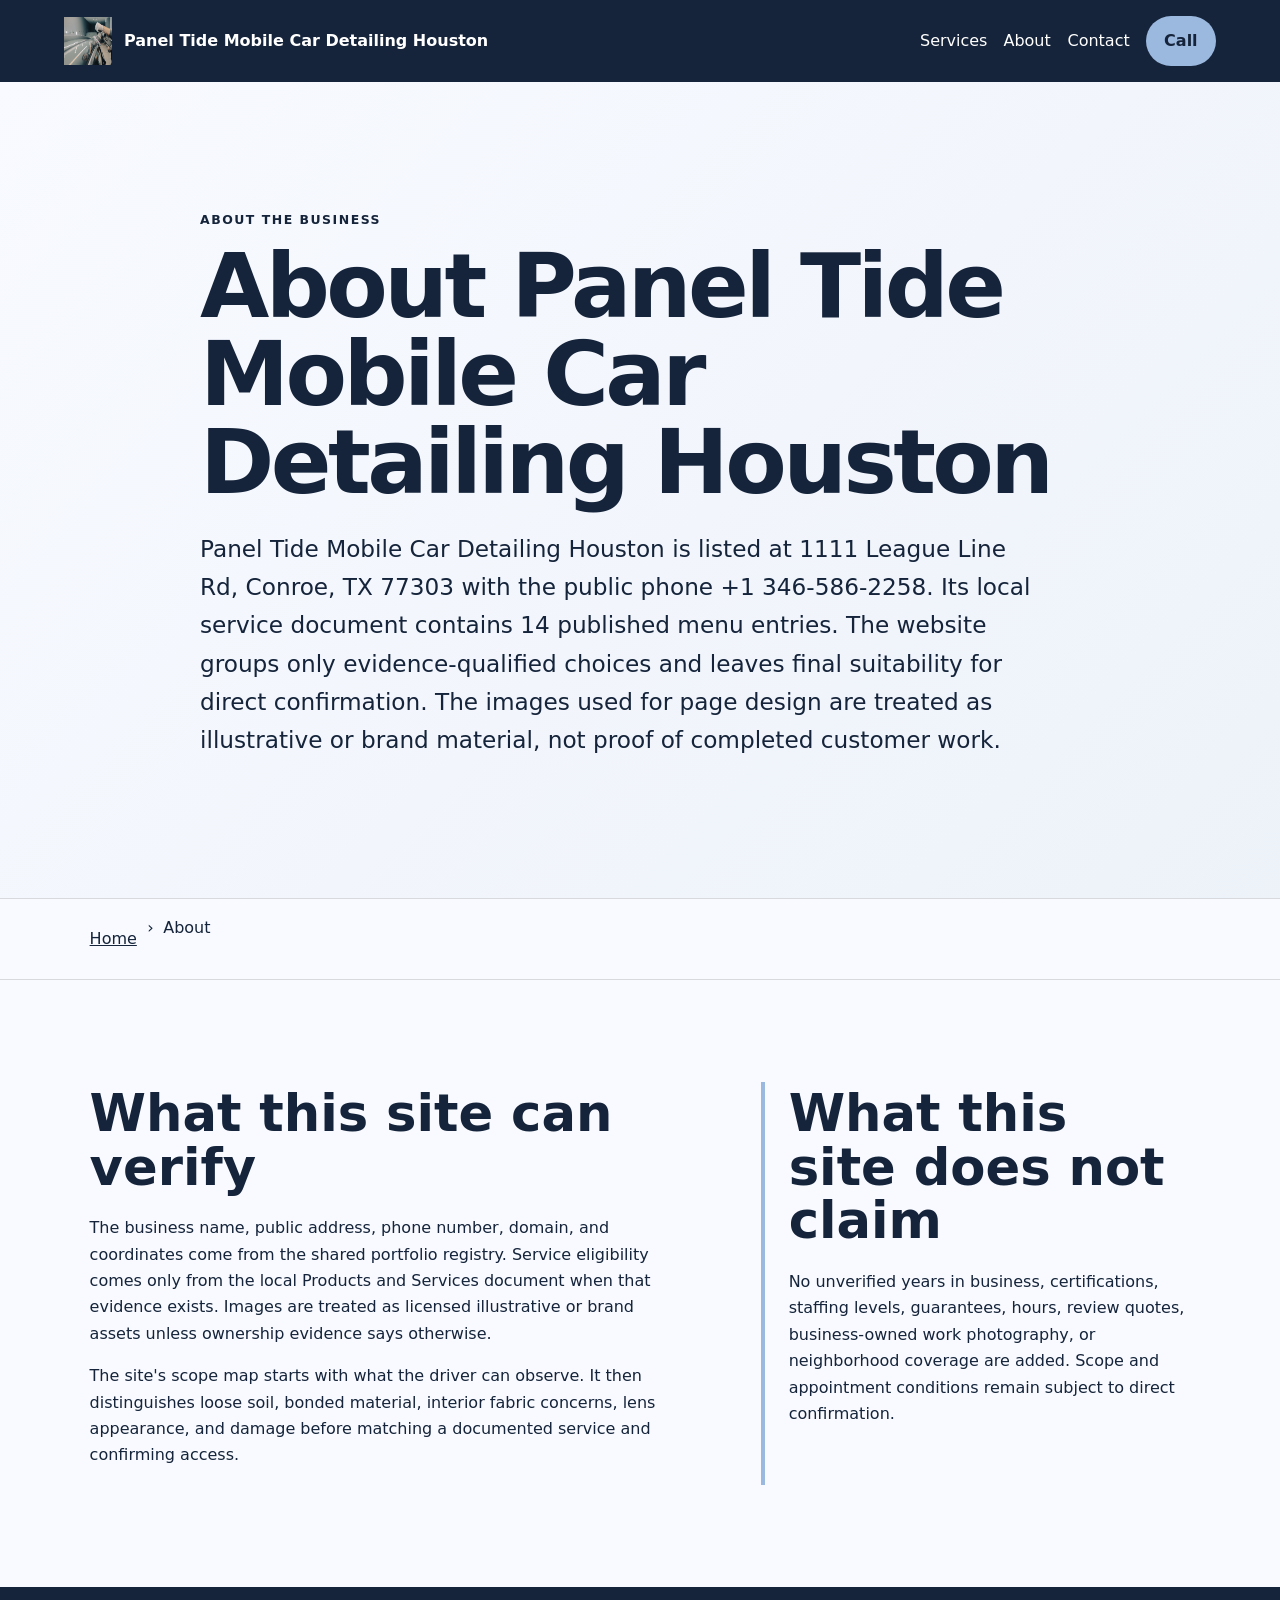
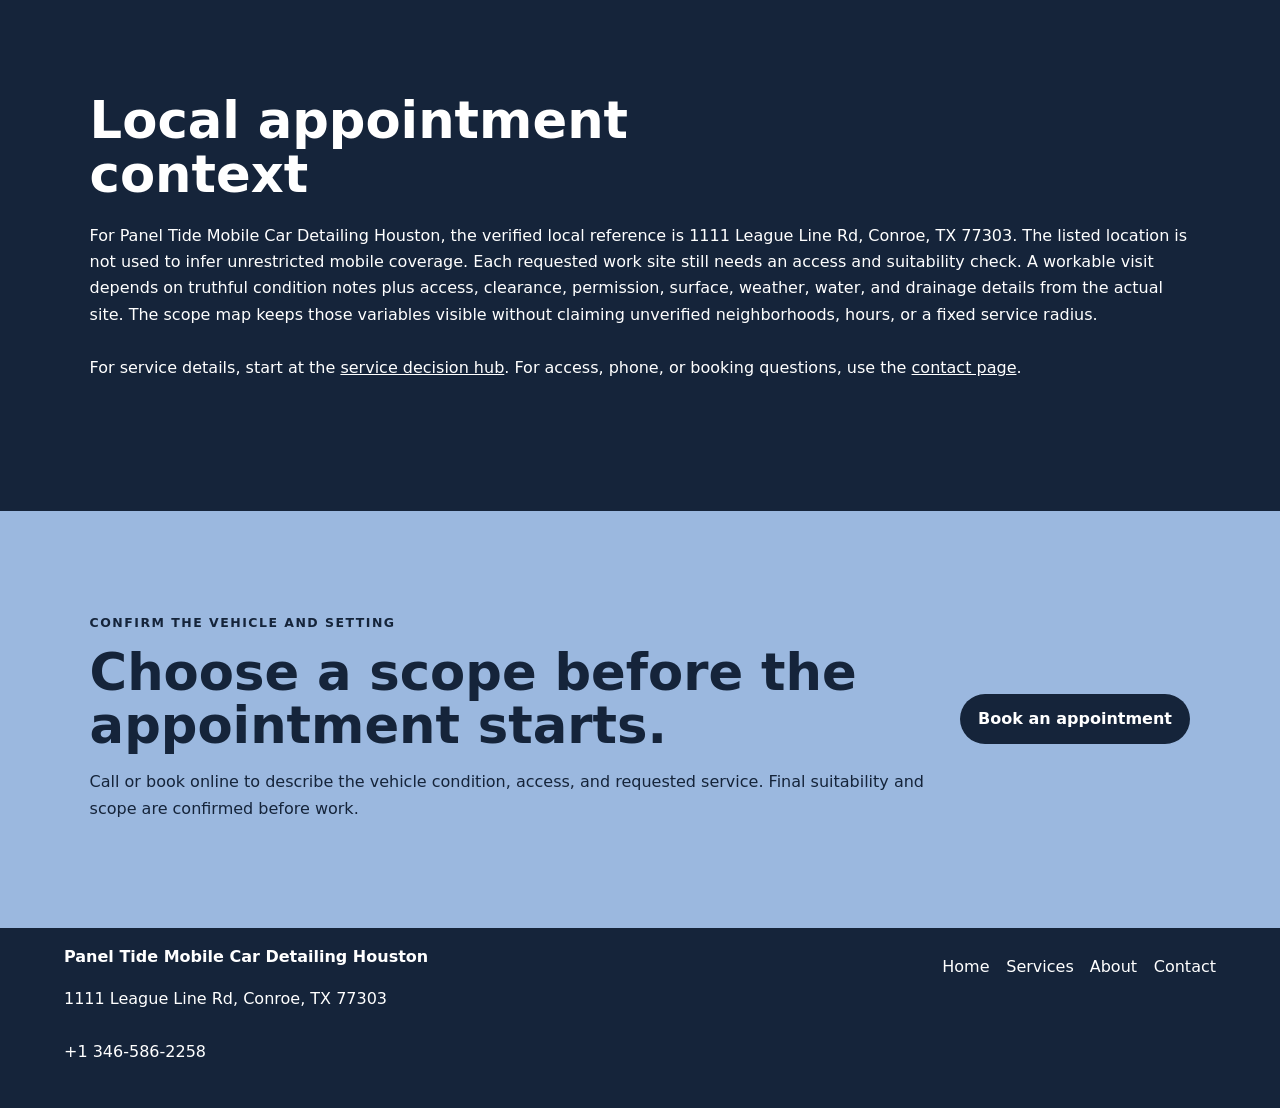
<file: about/index.html>
<!doctype html>
<html lang="en"><head>
  <meta charset="utf-8"><meta name="viewport" content="width=device-width,initial-scale=1">
  <title>About Panel Tide Mobile Car Detailing Houston | Conroe, TX</title>
  <meta name="description" content="Verified identity, evidence boundaries, and appointment-planning approach for Panel Tide Mobile Car Detailing Houston in Conroe, TX.">
  <meta name="robots" content="index, follow, max-image-preview:large, max-snippet:-1">
  <link rel="canonical" href="https://paneltide.shop/about/">
  <meta property="og:type" content="website"><meta property="og:title" content="About Panel Tide Mobile Car Detailing Houston | Conroe, TX">
  <meta property="og:description" content="Verified identity, evidence boundaries, and appointment-planning approach for Panel Tide Mobile Car Detailing Houston in Conroe, TX."><meta property="og:url" content="https://paneltide.shop/about/">
  <meta property="og:image" content="https://paneltide.shop/assets/hero-route.jpg"><meta name="twitter:card" content="summary_large_image">
  <link rel="icon" href="/assets/favicon.svg"><link rel="stylesheet" href="/seo-pages.css"><script type="application/ld+json">{
  "@context": "https://schema.org",
  "@graph": [
    {
      "@type": "BreadcrumbList",
      "@id": "https://paneltide.shop/about/#breadcrumb",
      "itemListElement": [
        {
          "@type": "ListItem",
          "position": 1,
          "name": "Home",
          "item": "https://paneltide.shop/"
        },
        {
          "@type": "ListItem",
          "position": 2,
          "name": "About Panel Tide Mobile Car Detailing Houston | Conroe, TX",
          "item": "https://paneltide.shop/about/"
        }
      ]
    },
    {
      "@type": "WebPage",
      "@id": "https://paneltide.shop/about/#webpage",
      "url": "https://paneltide.shop/about/",
      "name": "About Panel Tide Mobile Car Detailing Houston | Conroe, TX",
      "description": "Verified identity, evidence boundaries, and appointment-planning approach for Panel Tide Mobile Car Detailing Houston in Conroe, TX.",
      "breadcrumb": {
        "@id": "https://paneltide.shop/about/#breadcrumb"
      },
      "isPartOf": {
        "@id": "https://paneltide.shop/#website"
      },
      "about": {
        "@id": "https://paneltide.shop/#business"
      }
    },
    {
      "@type": "ImageObject",
      "@id": "https://paneltide.shop/about/#primaryimage",
      "contentUrl": "https://paneltide.shop/assets/hero-route.jpg",
      "caption": "Illustrative detailing artwork for Panel Tide Mobile Car Detailing Houston",
      "representativeOfPage": true
    }
  ]
}</script>
</head><body style="--pilot-accent:#9bb8df;--pilot-dark:#15243a;--pilot-paper:#f8faff">
<a class="skip-link" href="#content">Skip to content</a>
<header class="pilot-header"><a class="pilot-brand" href="/"><img src="/assets/hero-route.jpg" width="48" height="48" alt=""><span>Panel Tide Mobile Car Detailing Houston</span></a>
<nav aria-label="Primary navigation"><a href="/services/">Services</a><a href="/about/">About</a><a href="/contact/">Contact</a><a class="pilot-call" href="tel:+13465862258">Call</a></nav></header>
<main id="content"><section class="pilot-hero text-only"><div><p class="eyebrow">About the business</p><h1>About Panel Tide Mobile Car Detailing Houston</h1><p class="pilot-answer">Panel Tide Mobile Car Detailing Houston is listed at 1111 League Line Rd, Conroe, TX 77303 with the public phone +1 346-586-2258. Its local service document contains 14 published menu entries. The website groups only evidence-qualified choices and leaves final suitability for direct confirmation. The images used for page design are treated as illustrative or brand material, not proof of completed customer work.</p></div></section><nav class="breadcrumbs" aria-label="Breadcrumb"><a href="/">Home</a><span>›</span><span>About</span></nav>
<section class="pilot-section pilot-grid"><div><h2>What this site can verify</h2><p>The business name, public address, phone number, domain, and coordinates come from the shared portfolio registry. Service eligibility comes only from the local Products and Services document when that evidence exists. Images are treated as licensed illustrative or brand assets unless ownership evidence says otherwise.</p><p>The site&#x27;s scope map starts with what the driver can observe. It then distinguishes loose soil, bonded material, interior fabric concerns, lens appearance, and damage before matching a documented service and confirming access.</p></div><aside><h2>What this site does not claim</h2><p>No unverified years in business, certifications, staffing levels, guarantees, hours, review quotes, business-owned work photography, or neighborhood coverage are added. Scope and appointment conditions remain subject to direct confirmation.</p></aside></section>
<section class="pilot-section tone"><h2>Local appointment context</h2><p>For Panel Tide Mobile Car Detailing Houston, the verified local reference is 1111 League Line Rd, Conroe, TX 77303. The listed location is not used to infer unrestricted mobile coverage. Each requested work site still needs an access and suitability check. A workable visit depends on truthful condition notes plus access, clearance, permission, surface, weather, water, and drainage details from the actual site. The scope map keeps those variables visible without claiming unverified neighborhoods, hours, or a fixed service radius.</p><p>For service details, start at the <a href="/services/">service decision hub</a>. For access, phone, or booking questions, use the <a href="/contact/">contact page</a>.</p></section>
<section class="pilot-cta"><div><p class="eyebrow">Confirm the vehicle and setting</p><h2>Choose a scope before the appointment starts.</h2><p>Call or book online to describe the vehicle condition, access, and requested service. Final suitability and scope are confirmed before work.</p></div><a class="pilot-button" href="https://cal.com/sumitdatta/auto-detail-service">Book an appointment</a></section>
</main><footer class="pilot-footer"><div><strong>Panel Tide Mobile Car Detailing Houston</strong><p>1111 League Line Rd, Conroe, TX 77303</p><p><a href="tel:+13465862258">+1 346-586-2258</a></p></div><nav aria-label="Footer navigation"><a href="/">Home</a><a href="/services/">Services</a><a href="/about/">About</a><a href="/contact/">Contact</a></nav></footer>
</body></html>
</file>
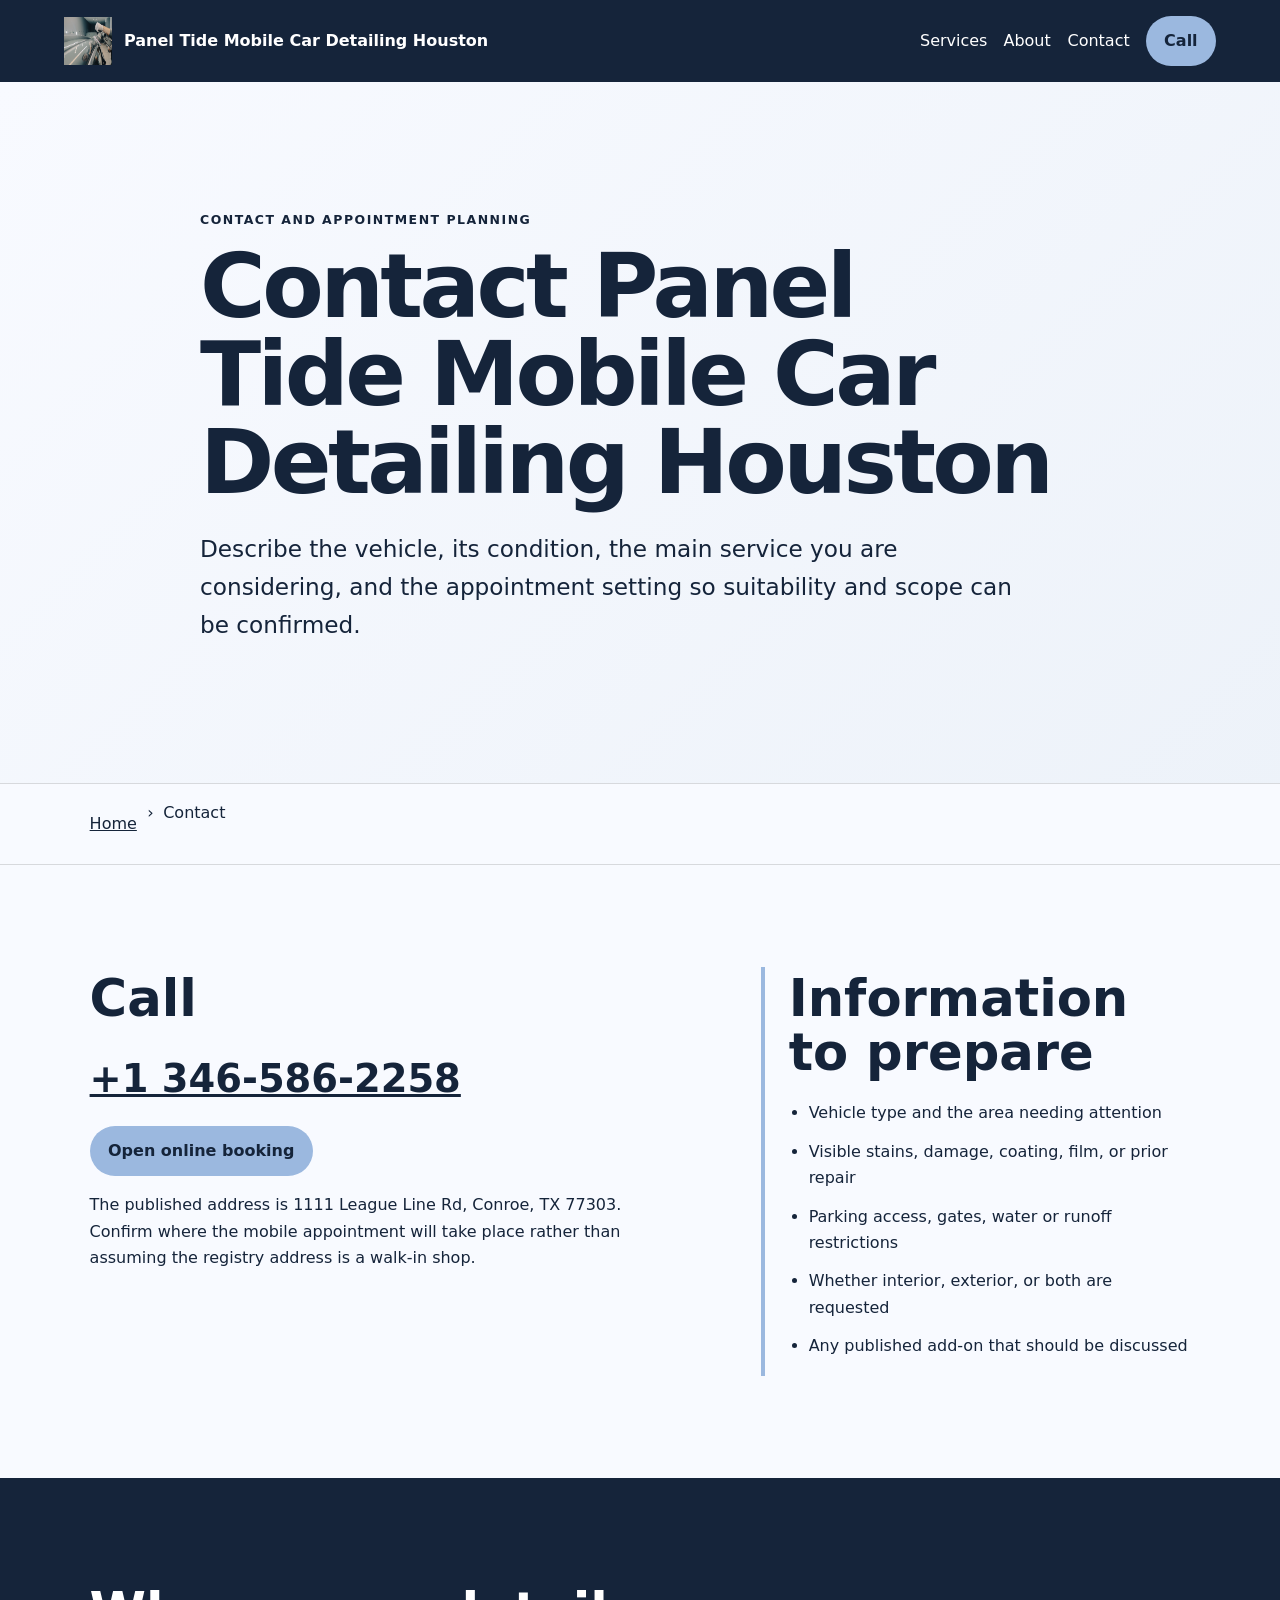
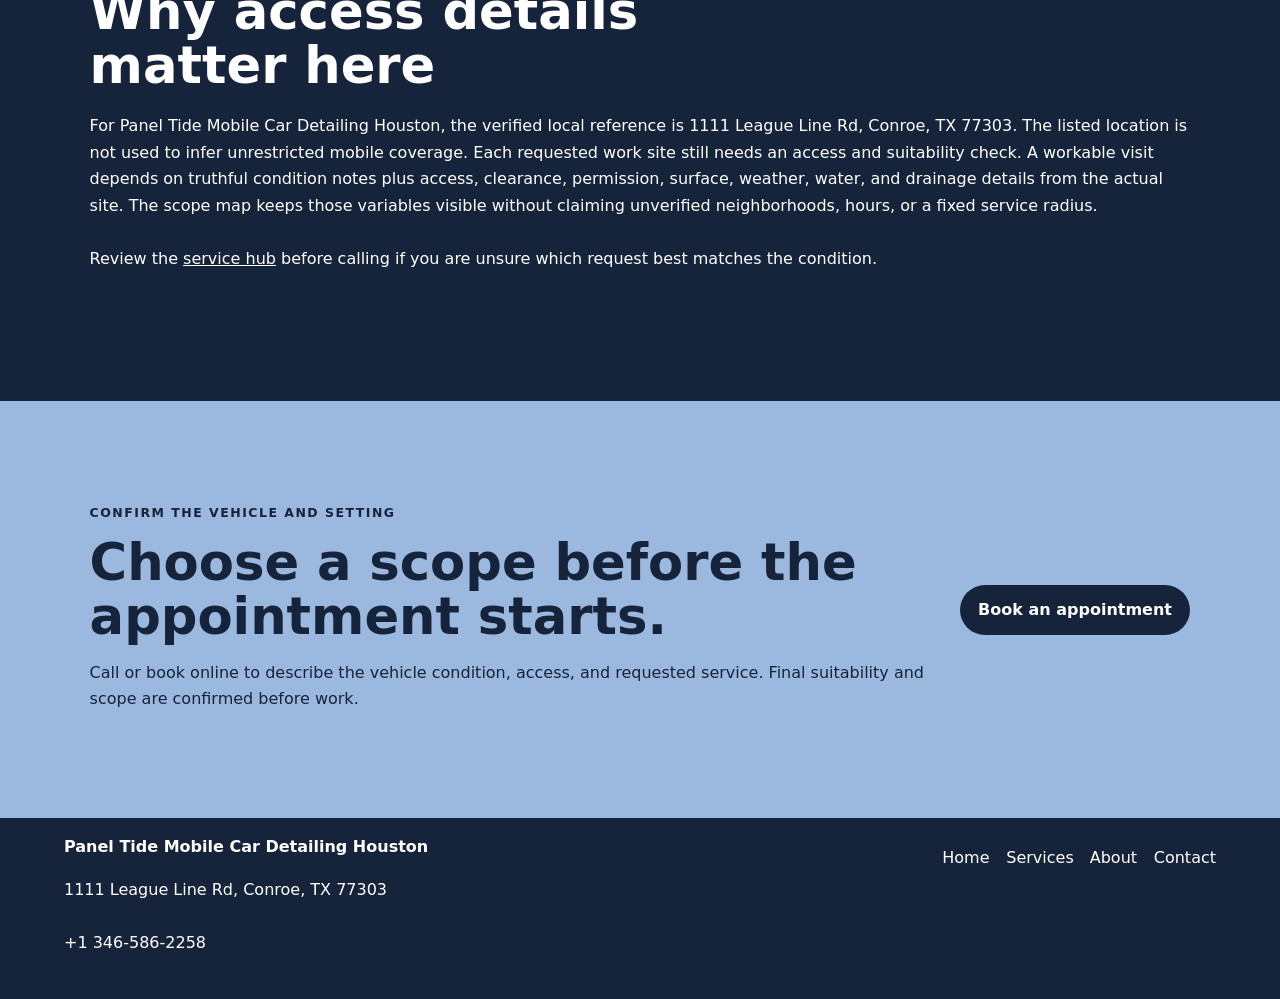
<file: contact/index.html>
<!doctype html>
<html lang="en"><head>
  <meta charset="utf-8"><meta name="viewport" content="width=device-width,initial-scale=1">
  <title>Contact Panel Tide Mobile Car Detailing Houston | Conroe, TX</title>
  <meta name="description" content="Call or book Panel Tide Mobile Car Detailing Houston and confirm vehicle condition, access, and detailing scope in Conroe, TX.">
  <meta name="robots" content="index, follow, max-image-preview:large, max-snippet:-1">
  <link rel="canonical" href="https://paneltide.shop/contact/">
  <meta property="og:type" content="website"><meta property="og:title" content="Contact Panel Tide Mobile Car Detailing Houston | Conroe, TX">
  <meta property="og:description" content="Call or book Panel Tide Mobile Car Detailing Houston and confirm vehicle condition, access, and detailing scope in Conroe, TX."><meta property="og:url" content="https://paneltide.shop/contact/">
  <meta property="og:image" content="https://paneltide.shop/assets/hero-route.jpg"><meta name="twitter:card" content="summary_large_image">
  <link rel="icon" href="/assets/favicon.svg"><link rel="stylesheet" href="/seo-pages.css"><script type="application/ld+json">{
  "@context": "https://schema.org",
  "@graph": [
    {
      "@type": "BreadcrumbList",
      "@id": "https://paneltide.shop/contact/#breadcrumb",
      "itemListElement": [
        {
          "@type": "ListItem",
          "position": 1,
          "name": "Home",
          "item": "https://paneltide.shop/"
        },
        {
          "@type": "ListItem",
          "position": 2,
          "name": "Contact Panel Tide Mobile Car Detailing Houston | Conroe, TX",
          "item": "https://paneltide.shop/contact/"
        }
      ]
    },
    {
      "@type": "WebPage",
      "@id": "https://paneltide.shop/contact/#webpage",
      "url": "https://paneltide.shop/contact/",
      "name": "Contact Panel Tide Mobile Car Detailing Houston | Conroe, TX",
      "description": "Call or book Panel Tide Mobile Car Detailing Houston and confirm vehicle condition, access, and detailing scope in Conroe, TX.",
      "breadcrumb": {
        "@id": "https://paneltide.shop/contact/#breadcrumb"
      },
      "isPartOf": {
        "@id": "https://paneltide.shop/#website"
      },
      "about": {
        "@id": "https://paneltide.shop/#business"
      }
    },
    {
      "@type": "ImageObject",
      "@id": "https://paneltide.shop/contact/#primaryimage",
      "contentUrl": "https://paneltide.shop/assets/hero-route.jpg",
      "caption": "Illustrative detailing artwork for Panel Tide Mobile Car Detailing Houston",
      "representativeOfPage": true
    }
  ]
}</script>
</head><body style="--pilot-accent:#9bb8df;--pilot-dark:#15243a;--pilot-paper:#f8faff">
<a class="skip-link" href="#content">Skip to content</a>
<header class="pilot-header"><a class="pilot-brand" href="/"><img src="/assets/hero-route.jpg" width="48" height="48" alt=""><span>Panel Tide Mobile Car Detailing Houston</span></a>
<nav aria-label="Primary navigation"><a href="/services/">Services</a><a href="/about/">About</a><a href="/contact/">Contact</a><a class="pilot-call" href="tel:+13465862258">Call</a></nav></header>
<main id="content"><section class="pilot-hero text-only"><div><p class="eyebrow">Contact and appointment planning</p><h1>Contact Panel Tide Mobile Car Detailing Houston</h1><p class="pilot-answer">Describe the vehicle, its condition, the main service you are considering, and the appointment setting so suitability and scope can be confirmed.</p></div></section><nav class="breadcrumbs" aria-label="Breadcrumb"><a href="/">Home</a><span>›</span><span>Contact</span></nav>
<section class="pilot-section pilot-grid"><div><h2>Call</h2><p><a class="large-link" href="tel:+13465862258">+1 346-586-2258</a></p><p><a class="pilot-button" href="https://cal.com/sumitdatta/auto-detail-service">Open online booking</a></p><p>The published address is 1111 League Line Rd, Conroe, TX 77303. Confirm where the mobile appointment will take place rather than assuming the registry address is a walk-in shop.</p></div><aside><h2>Information to prepare</h2><ul class="checklist"><li>Vehicle type and the area needing attention</li><li>Visible stains, damage, coating, film, or prior repair</li><li>Parking access, gates, water or runoff restrictions</li><li>Whether interior, exterior, or both are requested</li><li>Any published add-on that should be discussed</li></ul></aside></section>
<section class="pilot-section tone"><h2>Why access details matter here</h2><p>For Panel Tide Mobile Car Detailing Houston, the verified local reference is 1111 League Line Rd, Conroe, TX 77303. The listed location is not used to infer unrestricted mobile coverage. Each requested work site still needs an access and suitability check. A workable visit depends on truthful condition notes plus access, clearance, permission, surface, weather, water, and drainage details from the actual site. The scope map keeps those variables visible without claiming unverified neighborhoods, hours, or a fixed service radius.</p><p>Review the <a href="/services/">service hub</a> before calling if you are unsure which request best matches the condition.</p></section>
<section class="pilot-cta"><div><p class="eyebrow">Confirm the vehicle and setting</p><h2>Choose a scope before the appointment starts.</h2><p>Call or book online to describe the vehicle condition, access, and requested service. Final suitability and scope are confirmed before work.</p></div><a class="pilot-button" href="https://cal.com/sumitdatta/auto-detail-service">Book an appointment</a></section>
</main><footer class="pilot-footer"><div><strong>Panel Tide Mobile Car Detailing Houston</strong><p>1111 League Line Rd, Conroe, TX 77303</p><p><a href="tel:+13465862258">+1 346-586-2258</a></p></div><nav aria-label="Footer navigation"><a href="/">Home</a><a href="/services/">Services</a><a href="/about/">About</a><a href="/contact/">Contact</a></nav></footer>
</body></html>
</file>
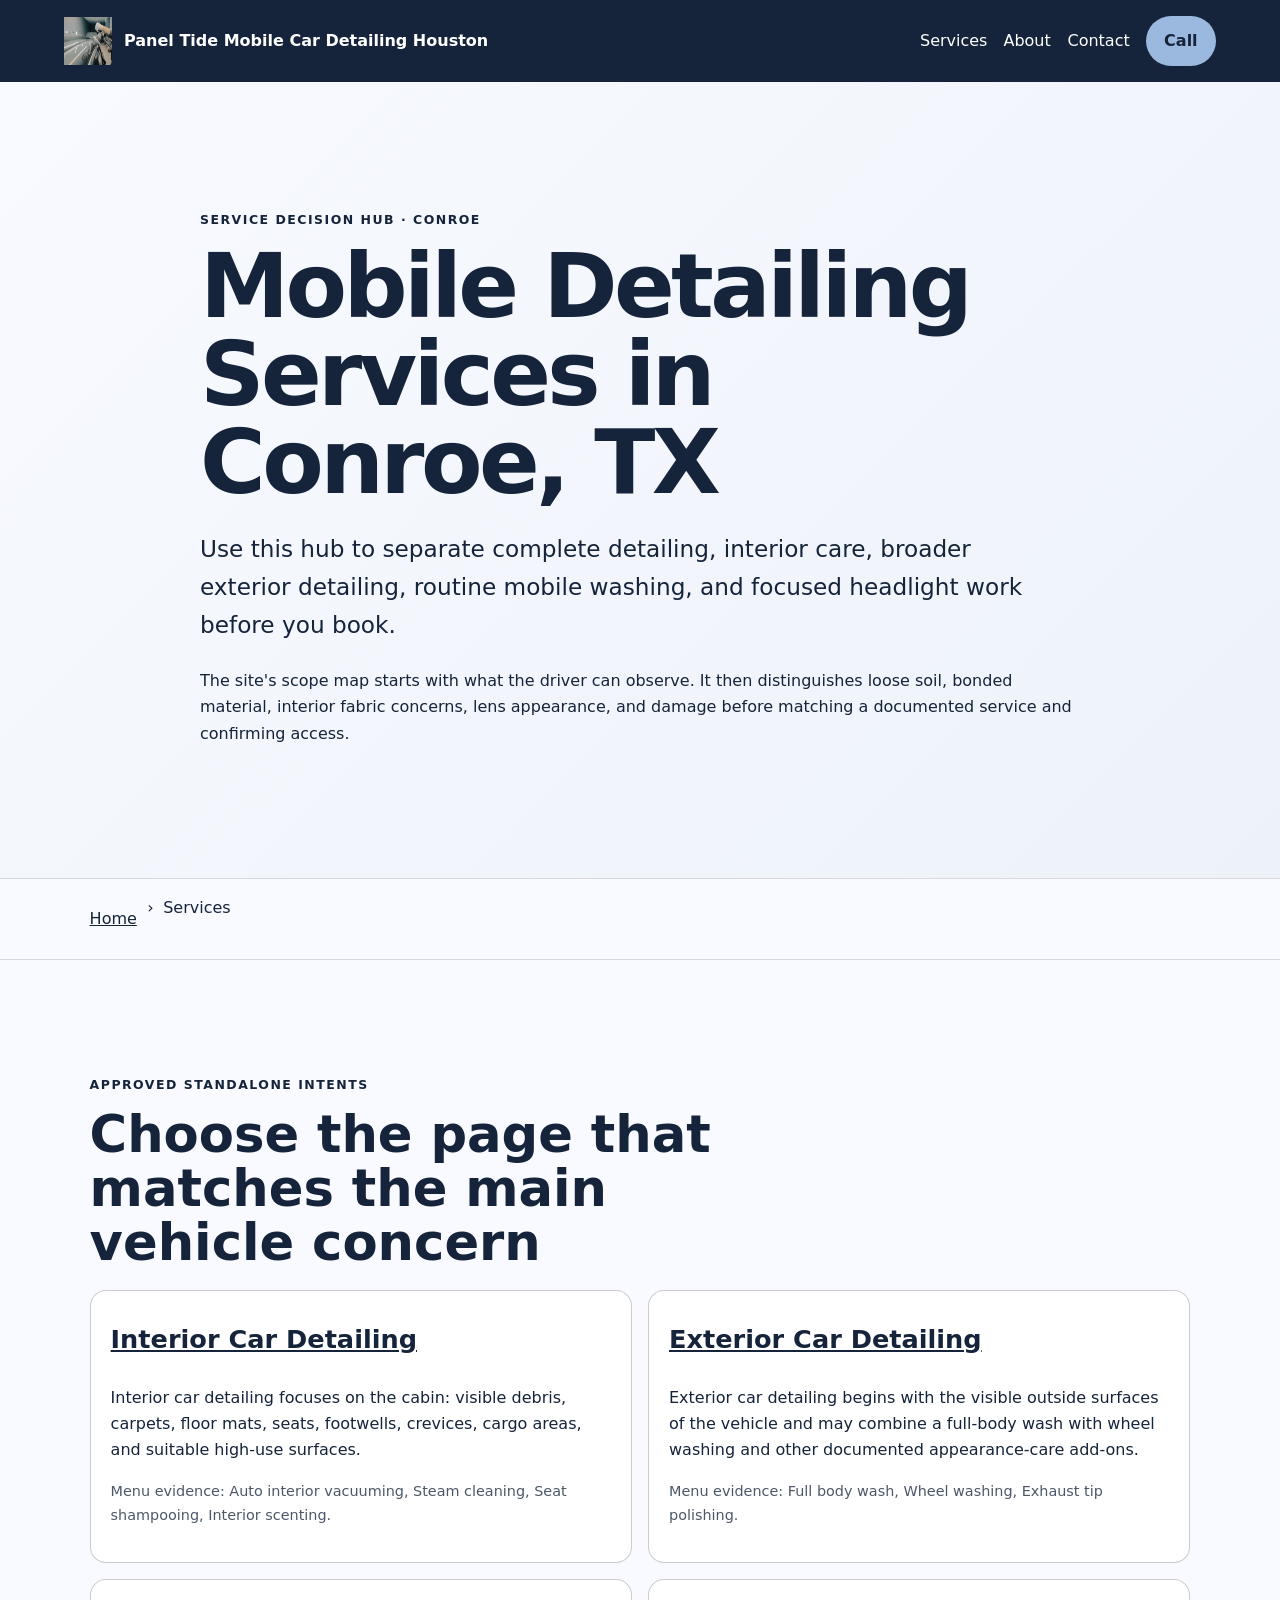
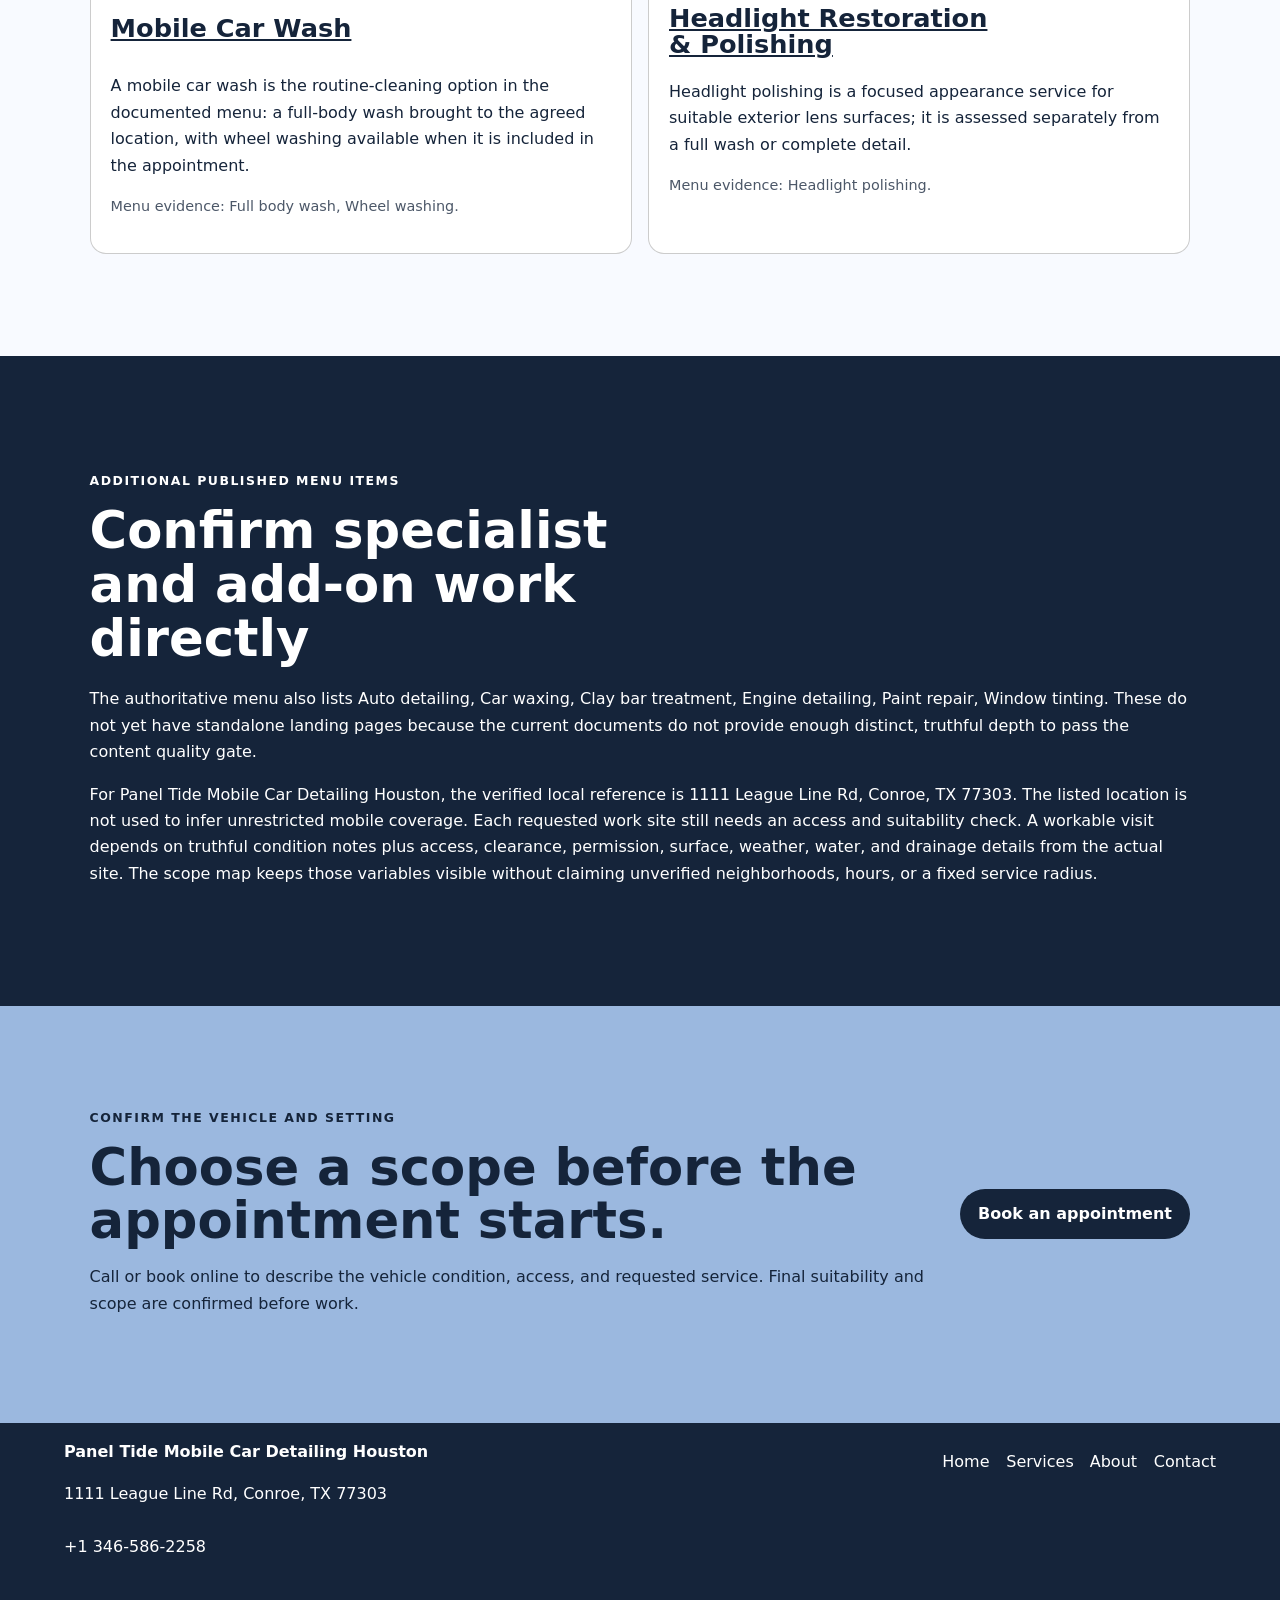
<file: services/index.html>
<!doctype html>
<html lang="en"><head>
  <meta charset="utf-8"><meta name="viewport" content="width=device-width,initial-scale=1">
  <title>Mobile Detailing Services in Conroe, TX | Panel Tide Mobile Car Detailing Houston</title>
  <meta name="description" content="Compare documented mobile detailing choices from Panel Tide Mobile Car Detailing Houston in Conroe, TX, including preparation, access, and scope boundaries.">
  <meta name="robots" content="index, follow, max-image-preview:large, max-snippet:-1">
  <link rel="canonical" href="https://paneltide.shop/services/">
  <meta property="og:type" content="website"><meta property="og:title" content="Mobile Detailing Services in Conroe, TX | Panel Tide Mobile Car Detailing Houston">
  <meta property="og:description" content="Compare documented mobile detailing choices from Panel Tide Mobile Car Detailing Houston in Conroe, TX, including preparation, access, and scope boundaries."><meta property="og:url" content="https://paneltide.shop/services/">
  <meta property="og:image" content="https://paneltide.shop/assets/hero-route.jpg"><meta name="twitter:card" content="summary_large_image">
  <link rel="icon" href="/assets/favicon.svg"><link rel="stylesheet" href="/seo-pages.css"><script type="application/ld+json">{
  "@context": "https://schema.org",
  "@graph": [
    {
      "@type": "BreadcrumbList",
      "@id": "https://paneltide.shop/services/#breadcrumb",
      "itemListElement": [
        {
          "@type": "ListItem",
          "position": 1,
          "name": "Home",
          "item": "https://paneltide.shop/"
        },
        {
          "@type": "ListItem",
          "position": 2,
          "name": "Services",
          "item": "https://paneltide.shop/services/"
        }
      ]
    },
    {
      "@type": "WebPage",
      "@id": "https://paneltide.shop/services/#webpage",
      "url": "https://paneltide.shop/services/",
      "name": "Mobile Detailing Services in Conroe, TX | Panel Tide Mobile Car Detailing Houston",
      "description": "Compare documented mobile detailing choices from Panel Tide Mobile Car Detailing Houston in Conroe, TX, including preparation, access, and scope boundaries.",
      "breadcrumb": {
        "@id": "https://paneltide.shop/services/#breadcrumb"
      },
      "isPartOf": {
        "@id": "https://paneltide.shop/#website"
      },
      "about": {
        "@id": "https://paneltide.shop/#business"
      }
    },
    {
      "@type": "ImageObject",
      "@id": "https://paneltide.shop/services/#primaryimage",
      "contentUrl": "https://paneltide.shop/assets/hero-route.jpg",
      "caption": "Illustrative detailing artwork for Panel Tide Mobile Car Detailing Houston",
      "representativeOfPage": true
    }
  ]
}</script>
</head><body style="--pilot-accent:#9bb8df;--pilot-dark:#15243a;--pilot-paper:#f8faff">
<a class="skip-link" href="#content">Skip to content</a>
<header class="pilot-header"><a class="pilot-brand" href="/"><img src="/assets/hero-route.jpg" width="48" height="48" alt=""><span>Panel Tide Mobile Car Detailing Houston</span></a>
<nav aria-label="Primary navigation"><a href="/services/">Services</a><a href="/about/">About</a><a href="/contact/">Contact</a><a class="pilot-call" href="tel:+13465862258">Call</a></nav></header>
<main id="content"><section class="pilot-hero text-only"><div><p class="eyebrow">Service decision hub · Conroe</p><h1>Mobile Detailing Services in Conroe, TX</h1><p class="pilot-answer">Use this hub to separate complete detailing, interior care, broader exterior detailing, routine mobile washing, and focused headlight work before you book.</p><p>The site&#x27;s scope map starts with what the driver can observe. It then distinguishes loose soil, bonded material, interior fabric concerns, lens appearance, and damage before matching a documented service and confirming access.</p></div></section>
<nav class="breadcrumbs" aria-label="Breadcrumb"><a href="/">Home</a><span>›</span><span>Services</span></nav>
<section class="pilot-section"><p class="eyebrow">Approved standalone intents</p><h2>Choose the page that matches the main vehicle concern</h2><div class="service-cards"><article><h2><a href="/services/interior-car-detailing/">Interior Car Detailing</a></h2><p>Interior car detailing focuses on the cabin: visible debris, carpets, floor mats, seats, footwells, crevices, cargo areas, and suitable high-use surfaces.</p><p class="source-note">Menu evidence: Auto interior vacuuming, Steam cleaning, Seat shampooing, Interior scenting.</p></article><article><h2><a href="/services/exterior-car-detailing/">Exterior Car Detailing</a></h2><p>Exterior car detailing begins with the visible outside surfaces of the vehicle and may combine a full-body wash with wheel washing and other documented appearance-care add-ons.</p><p class="source-note">Menu evidence: Full body wash, Wheel washing, Exhaust tip polishing.</p></article><article><h2><a href="/services/mobile-car-wash/">Mobile Car Wash</a></h2><p>A mobile car wash is the routine-cleaning option in the documented menu: a full-body wash brought to the agreed location, with wheel washing available when it is included in the appointment.</p><p class="source-note">Menu evidence: Full body wash, Wheel washing.</p></article><article><h2><a href="/services/headlight-restoration/">Headlight Restoration &amp; Polishing</a></h2><p>Headlight polishing is a focused appearance service for suitable exterior lens surfaces; it is assessed separately from a full wash or complete detail.</p><p class="source-note">Menu evidence: Headlight polishing.</p></article></div></section>
<section class="pilot-section tone"><p class="eyebrow">Additional published menu items</p><h2>Confirm specialist and add-on work directly</h2><p>The authoritative menu also lists Auto detailing, Car waxing, Clay bar treatment, Engine detailing, Paint repair, Window tinting. These do not yet have standalone landing pages because the current documents do not provide enough distinct, truthful depth to pass the content quality gate.</p><p>For Panel Tide Mobile Car Detailing Houston, the verified local reference is 1111 League Line Rd, Conroe, TX 77303. The listed location is not used to infer unrestricted mobile coverage. Each requested work site still needs an access and suitability check. A workable visit depends on truthful condition notes plus access, clearance, permission, surface, weather, water, and drainage details from the actual site. The scope map keeps those variables visible without claiming unverified neighborhoods, hours, or a fixed service radius.</p></section>
<section class="pilot-cta"><div><p class="eyebrow">Confirm the vehicle and setting</p><h2>Choose a scope before the appointment starts.</h2><p>Call or book online to describe the vehicle condition, access, and requested service. Final suitability and scope are confirmed before work.</p></div><a class="pilot-button" href="https://cal.com/sumitdatta/auto-detail-service">Book an appointment</a></section>
</main><footer class="pilot-footer"><div><strong>Panel Tide Mobile Car Detailing Houston</strong><p>1111 League Line Rd, Conroe, TX 77303</p><p><a href="tel:+13465862258">+1 346-586-2258</a></p></div><nav aria-label="Footer navigation"><a href="/">Home</a><a href="/services/">Services</a><a href="/about/">About</a><a href="/contact/">Contact</a></nav></footer>
</body></html>
</file>
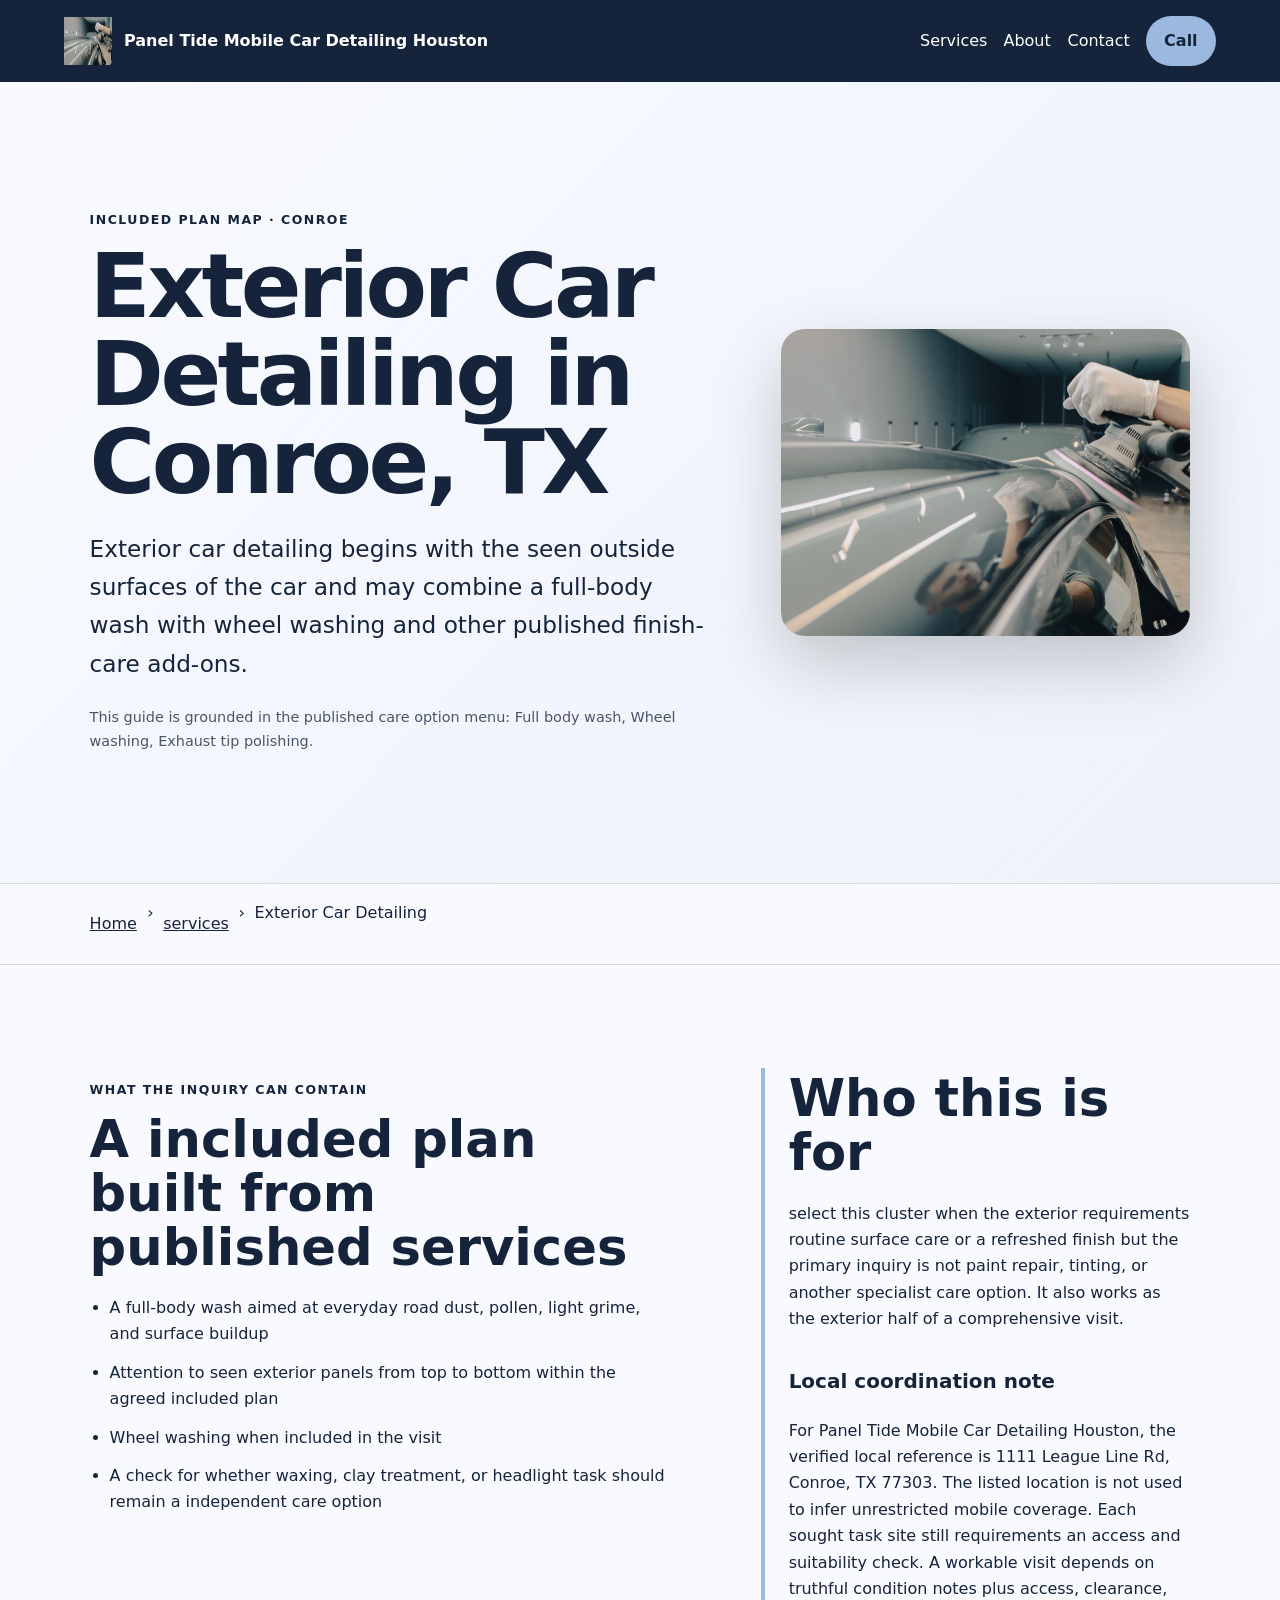
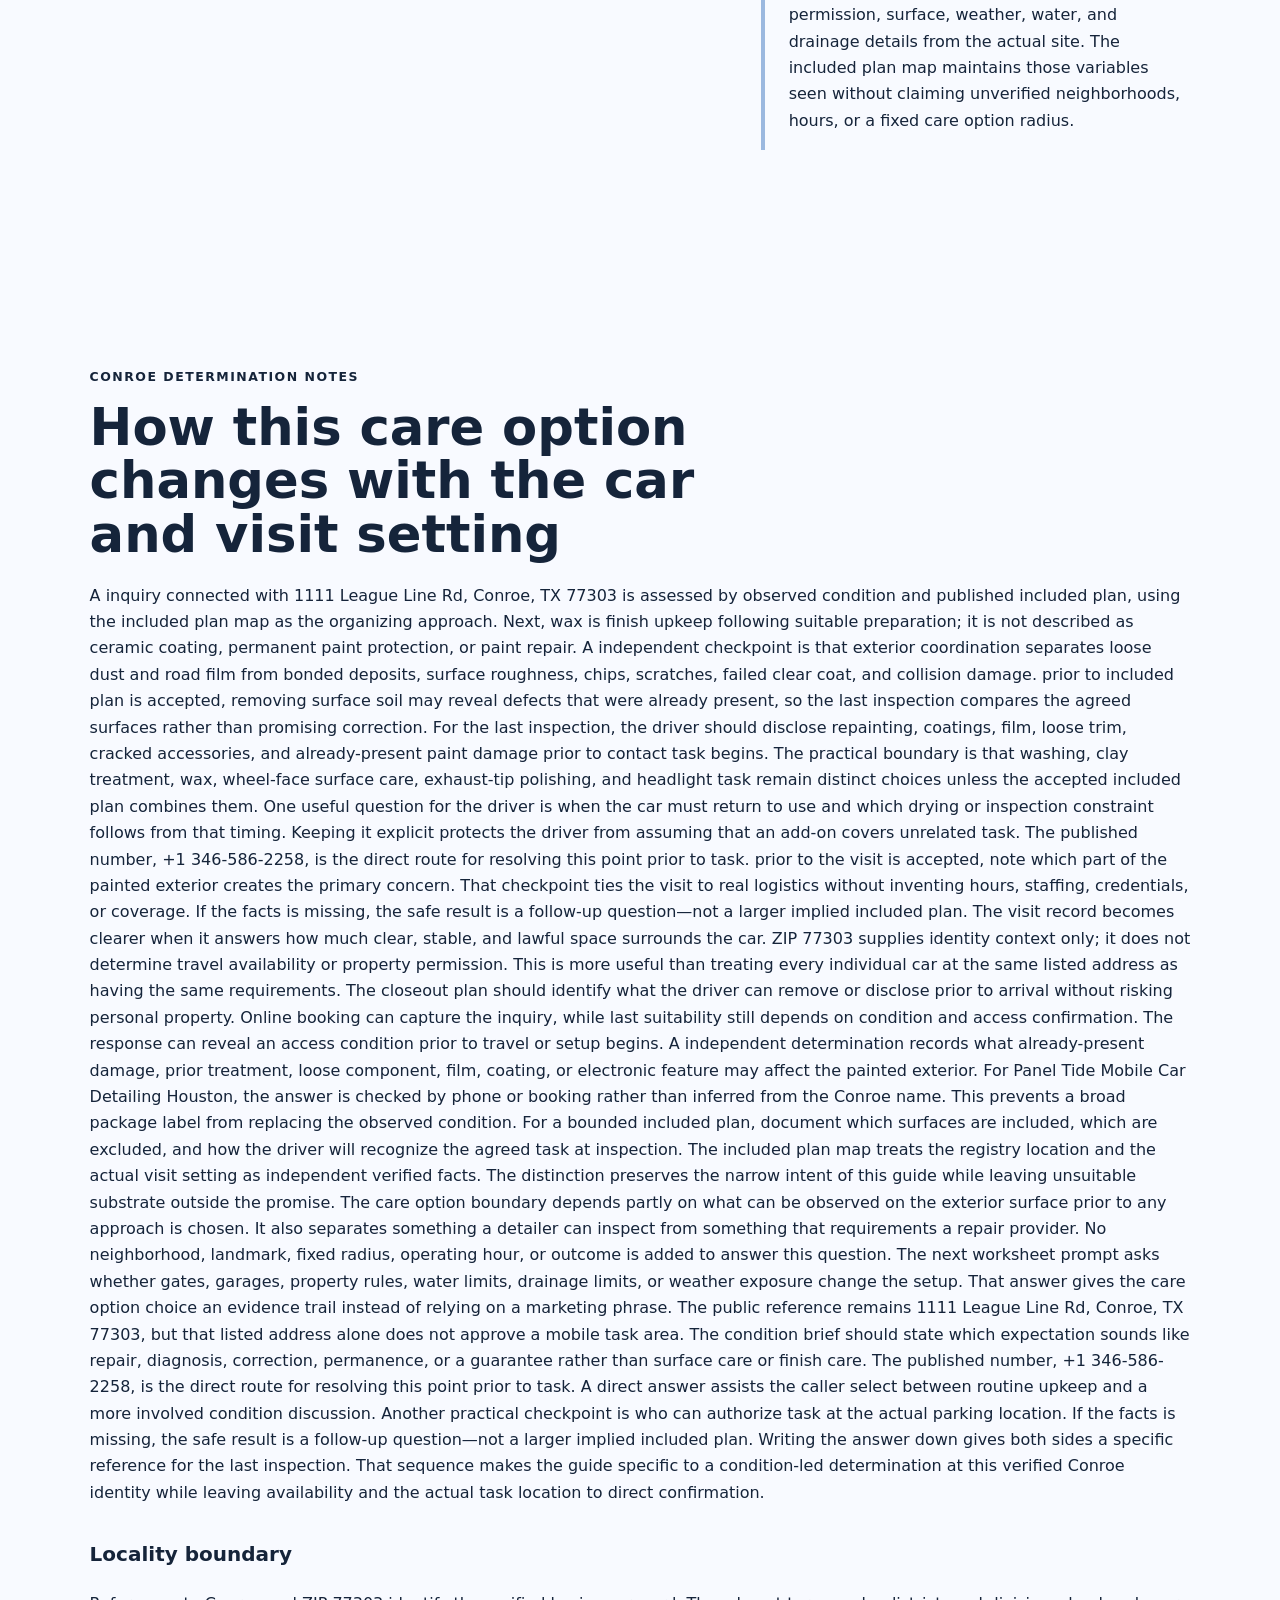
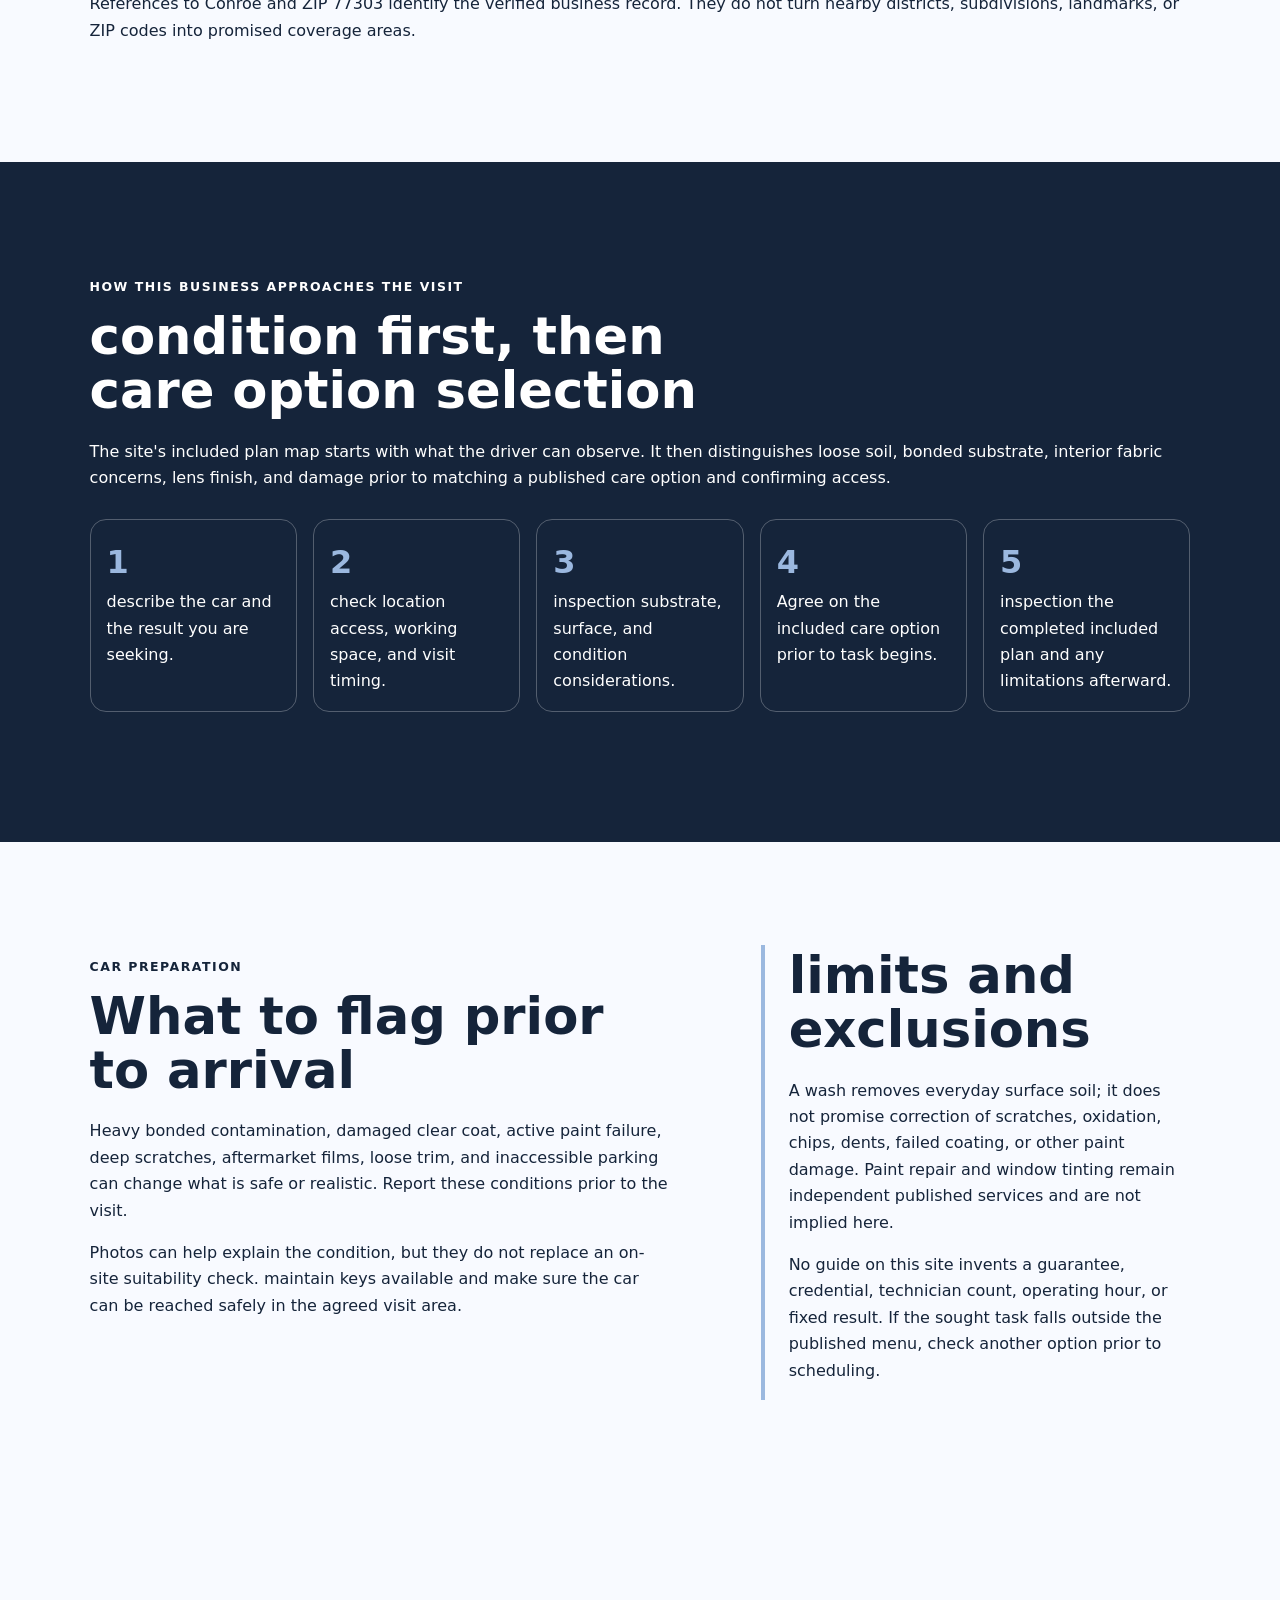
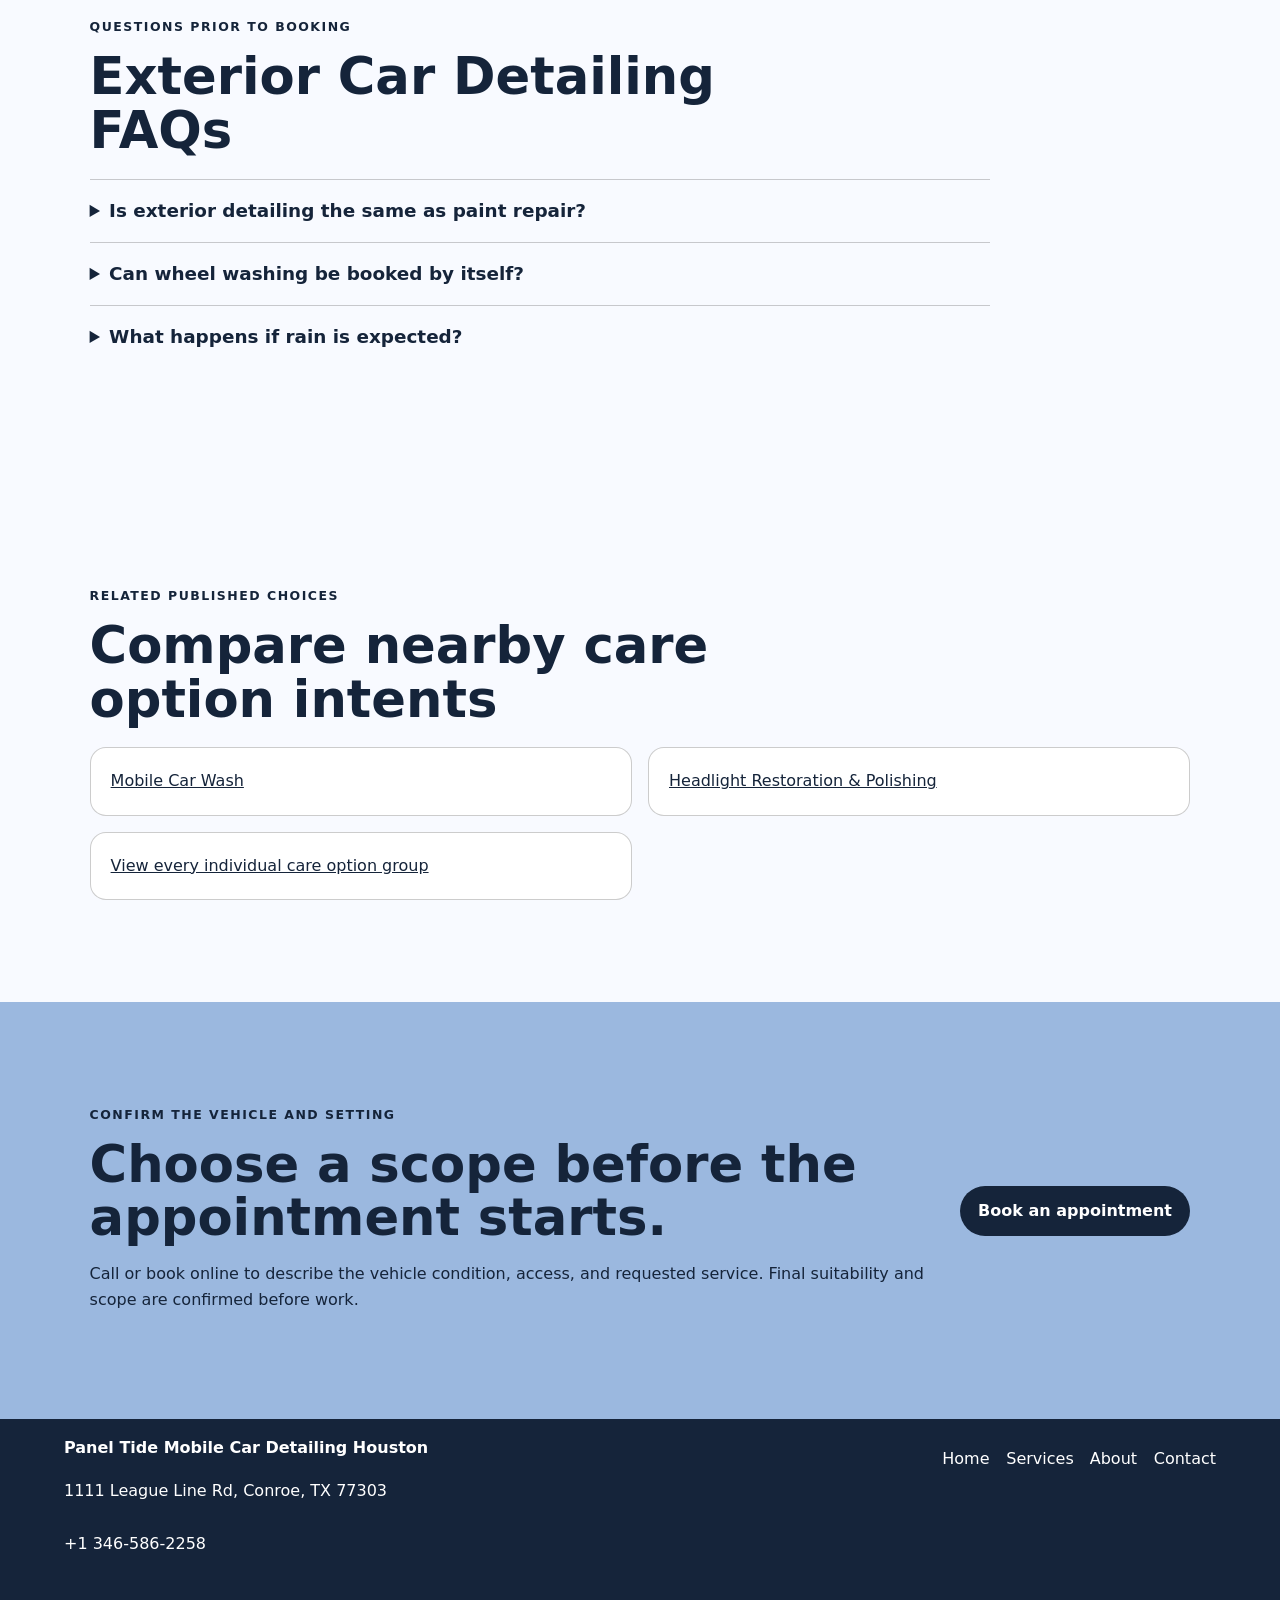
<file: services/exterior-car-detailing/index.html>
<!doctype html>
<html lang="en"><head>
  <meta charset="utf-8"><meta name="viewport" content="width=device-width,initial-scale=1">
  <title>Exterior Car Detailing in Conroe, TX | Panel Tide Mobile Car Detailing Houston</title>
  <meta name="description" content="Plan exterior car detailing with Panel Tide Mobile Car Detailing Houston in Conroe: documented scope, vehicle preparation, access checks, and limitations.">
  <meta name="robots" content="index, follow, max-image-preview:large, max-snippet:-1">
  <link rel="canonical" href="https://paneltide.shop/services/exterior-car-detailing/">
  <meta property="og:type" content="website"><meta property="og:title" content="Exterior Car Detailing in Conroe, TX | Panel Tide Mobile Car Detailing Houston">
  <meta property="og:description" content="Plan exterior car detailing with Panel Tide Mobile Car Detailing Houston in Conroe: documented scope, vehicle preparation, access checks, and limitations."><meta property="og:url" content="https://paneltide.shop/services/exterior-car-detailing/">
  <meta property="og:image" content="https://paneltide.shop/assets/hero-route.jpg"><meta name="twitter:card" content="summary_large_image">
  <link rel="icon" href="/assets/favicon.svg"><link rel="stylesheet" href="/seo-pages.css"><script type="application/ld+json">{
  "@context": "https://schema.org",
  "@graph": [
    {
      "@type": "BreadcrumbList",
      "@id": "https://paneltide.shop/services/exterior-car-detailing/#breadcrumb",
      "itemListElement": [
        {
          "@type": "ListItem",
          "position": 1,
          "name": "Home",
          "item": "https://paneltide.shop/"
        },
        {
          "@type": "ListItem",
          "position": 2,
          "name": "Services",
          "item": "https://paneltide.shop/services/"
        },
        {
          "@type": "ListItem",
          "position": 3,
          "name": "Exterior Car Detailing",
          "item": "https://paneltide.shop/services/exterior-car-detailing/"
        }
      ]
    },
    {
      "@type": "WebPage",
      "@id": "https://paneltide.shop/services/exterior-car-detailing/#webpage",
      "url": "https://paneltide.shop/services/exterior-car-detailing/",
      "name": "Exterior Car Detailing in Conroe, TX | Panel Tide Mobile Car Detailing Houston",
      "description": "Plan exterior car detailing with Panel Tide Mobile Car Detailing Houston in Conroe: documented scope, vehicle preparation, access checks, and limitations.",
      "breadcrumb": {
        "@id": "https://paneltide.shop/services/exterior-car-detailing/#breadcrumb"
      },
      "isPartOf": {
        "@id": "https://paneltide.shop/#website"
      },
      "about": {
        "@id": "https://paneltide.shop/#business"
      }
    },
    {
      "@type": "Service",
      "@id": "https://paneltide.shop/services/exterior-car-detailing/#service",
      "name": "Exterior Car Detailing",
      "serviceType": "exterior car detailing",
      "url": "https://paneltide.shop/services/exterior-car-detailing/",
      "description": "Exterior car detailing begins with the visible outside surfaces of the vehicle and may combine a full-body wash with wheel washing and other documented appearance-care add-ons.",
      "provider": {
        "@id": "https://paneltide.shop/#business"
      },
      "areaServed": {
        "@type": "City",
        "name": "Conroe"
      }
    },
    {
      "@type": "ImageObject",
      "@id": "https://paneltide.shop/services/exterior-car-detailing/#primaryimage",
      "contentUrl": "https://paneltide.shop/assets/hero-route.jpg",
      "caption": "Illustrative detailing artwork for Panel Tide Mobile Car Detailing Houston",
      "representativeOfPage": true
    }
  ]
}</script>
</head><body style="--pilot-accent:#9bb8df;--pilot-dark:#15243a;--pilot-paper:#f8faff">
<a class="skip-link" href="#content">Skip to content</a>
<header class="pilot-header"><a class="pilot-brand" href="/"><img src="/assets/hero-route.jpg" width="48" height="48" alt=""><span>Panel Tide Mobile Car Detailing Houston</span></a>
<nav aria-label="Primary navigation"><a href="/services/">Services</a><a href="/about/">About</a><a href="/contact/">Contact</a><a class="pilot-call" href="tel:+13465862258">Call</a></nav></header>
<main id="content"><section class="pilot-hero"><div><p class="eyebrow">included plan map · Conroe</p><h1>Exterior Car Detailing in Conroe, TX</h1><p class="pilot-answer">Exterior car detailing begins with the seen outside surfaces of the car and may combine a full-body wash with wheel washing and other published finish-care add-ons.</p><p class="pilot-proof">This guide is grounded in the published care option menu: Full body wash, Wheel washing, Exhaust tip polishing.</p></div><img src="/assets/hero-route.jpg" width="960" height="720" alt="Illustrative detailing artwork for Panel Tide Mobile Car Detailing Houston" fetchpriority="high"></section>
<nav class="breadcrumbs" aria-label="Breadcrumb"><a href="/">Home</a><span>›</span><a href="/services/">services</a><span>›</span><span>Exterior Car Detailing</span></nav>
<section class="pilot-section pilot-grid"><div><p class="eyebrow">What the inquiry can contain</p><h2>A included plan built from published services</h2><ul class="checklist"><li>A full-body wash aimed at everyday road dust, pollen, light grime, and surface buildup</li><li>Attention to seen exterior panels from top to bottom within the agreed included plan</li><li>Wheel washing when included in the visit</li><li>A check for whether waxing, clay treatment, or headlight task should remain a independent care option</li></ul></div><aside><h2>Who this is for</h2><p>select this cluster when the exterior requirements routine surface care or a refreshed finish but the primary inquiry is not paint repair, tinting, or another specialist care option. It also works as the exterior half of a comprehensive visit.</p><h3>Local coordination note</h3><p>For Panel Tide Mobile Car Detailing Houston, the verified local reference is 1111 League Line Rd, Conroe, TX 77303. The listed location is not used to infer unrestricted mobile coverage. Each sought task site still requirements an access and suitability check. A workable visit depends on truthful condition notes plus access, clearance, permission, surface, weather, water, and drainage details from the actual site. The included plan map maintains those variables seen without claiming unverified neighborhoods, hours, or a fixed care option radius.</p></aside></section>
<section class="pilot-section local-decision"><p class="eyebrow">Conroe determination notes</p><h2>How this care option changes with the car and visit setting</h2><p>A inquiry connected with 1111 League Line Rd, Conroe, TX 77303 is assessed by observed condition and published included plan, using the included plan map as the organizing approach. Next, wax is finish upkeep following suitable preparation; it is not described as ceramic coating, permanent paint protection, or paint repair. A independent checkpoint is that exterior coordination separates loose dust and road film from bonded deposits, surface roughness, chips, scratches, failed clear coat, and collision damage. prior to included plan is accepted, removing surface soil may reveal defects that were already present, so the last inspection compares the agreed surfaces rather than promising correction. For the last inspection, the driver should disclose repainting, coatings, film, loose trim, cracked accessories, and already-present paint damage prior to contact task begins. The practical boundary is that washing, clay treatment, wax, wheel-face surface care, exhaust-tip polishing, and headlight task remain distinct choices unless the accepted included plan combines them. One useful question for the driver is when the car must return to use and which drying or inspection constraint follows from that timing. Keeping it explicit protects the driver from assuming that an add-on covers unrelated task. The published number, +1 346-586-2258, is the direct route for resolving this point prior to task. prior to the visit is accepted, note which part of the painted exterior creates the primary concern. That checkpoint ties the visit to real logistics without inventing hours, staffing, credentials, or coverage. If the facts is missing, the safe result is a follow-up question—not a larger implied included plan. The visit record becomes clearer when it answers how much clear, stable, and lawful space surrounds the car. ZIP 77303 supplies identity context only; it does not determine travel availability or property permission. This is more useful than treating every individual car at the same listed address as having the same requirements. The closeout plan should identify what the driver can remove or disclose prior to arrival without risking personal property. Online booking can capture the inquiry, while last suitability still depends on condition and access confirmation. The response can reveal an access condition prior to travel or setup begins. A independent determination records what already-present damage, prior treatment, loose component, film, coating, or electronic feature may affect the painted exterior. For Panel Tide Mobile Car Detailing Houston, the answer is checked by phone or booking rather than inferred from the Conroe name. This prevents a broad package label from replacing the observed condition. For a bounded included plan, document which surfaces are included, which are excluded, and how the driver will recognize the agreed task at inspection. The included plan map treats the registry location and the actual visit setting as independent verified facts. The distinction preserves the narrow intent of this guide while leaving unsuitable substrate outside the promise. The care option boundary depends partly on what can be observed on the exterior surface prior to any approach is chosen. It also separates something a detailer can inspect from something that requirements a repair provider. No neighborhood, landmark, fixed radius, operating hour, or outcome is added to answer this question. The next worksheet prompt asks whether gates, garages, property rules, water limits, drainage limits, or weather exposure change the setup. That answer gives the care option choice an evidence trail instead of relying on a marketing phrase. The public reference remains 1111 League Line Rd, Conroe, TX 77303, but that listed address alone does not approve a mobile task area. The condition brief should state which expectation sounds like repair, diagnosis, correction, permanence, or a guarantee rather than surface care or finish care. The published number, +1 346-586-2258, is the direct route for resolving this point prior to task. A direct answer assists the caller select between routine upkeep and a more involved condition discussion. Another practical checkpoint is who can authorize task at the actual parking location. If the facts is missing, the safe result is a follow-up question—not a larger implied included plan. Writing the answer down gives both sides a specific reference for the last inspection. That sequence makes the guide specific to a condition-led determination at this verified Conroe identity while leaving availability and the actual task location to direct confirmation.</p><h3>Locality boundary</h3><p>References to Conroe and ZIP 77303 identify the verified business record. They do not turn nearby districts, subdivisions, landmarks, or ZIP codes into promised coverage areas.</p></section>
<section class="pilot-section tone"><p class="eyebrow">How this business approaches the visit</p><h2>condition first, then care option selection</h2><p>The site&#x27;s included plan map starts with what the driver can observe. It then distinguishes loose soil, bonded substrate, interior fabric concerns, lens finish, and damage prior to matching a published care option and confirming access.</p><ol class="steps"><li>describe the car and the result you are seeking.</li><li>check location access, working space, and visit timing.</li><li>inspection substrate, surface, and condition considerations.</li><li>Agree on the included care option prior to task begins.</li><li>inspection the completed included plan and any limitations afterward.</li></ol></section>
<section class="pilot-section pilot-grid"><div><p class="eyebrow">car preparation</p><h2>What to flag prior to arrival</h2><p>Heavy bonded contamination, damaged clear coat, active paint failure, deep scratches, aftermarket films, loose trim, and inaccessible parking can change what is safe or realistic. Report these conditions prior to the visit.</p><p>Photos can help explain the condition, but they do not replace an on-site suitability check. maintain keys available and make sure the car can be reached safely in the agreed visit area.</p></div><aside><h2>limits and exclusions</h2><p>A wash removes everyday surface soil; it does not promise correction of scratches, oxidation, chips, dents, failed coating, or other paint damage. Paint repair and window tinting remain independent published services and are not implied here.</p><p>No guide on this site invents a guarantee, credential, technician count, operating hour, or fixed result. If the sought task falls outside the published menu, check another option prior to scheduling.</p></aside></section>
<section class="pilot-section"><p class="eyebrow">Questions prior to booking</p><h2>Exterior Car Detailing FAQs</h2><div class="faq-list"><details><summary>Is exterior detailing the same as paint repair?</summary><p>No. Exterior surface care addresses surface soil and agreed finish care. Paint repair is a independent care option that requires its own included plan confirmation.</p></details><details><summary>Can wheel washing be booked by itself?</summary><p>Wheel washing is on the published menu, but availability and the practical included plan should be checked when booking.</p></details><details><summary>What happens if rain is expected?</summary><p>The visit setting and weather are checked prior to task. Rescheduling or a suitable covered location may be discussed when conditions would interfere with the agreed care option.</p></details></div></section>
<section class="pilot-section related"><p class="eyebrow">related published choices</p><h2>Compare nearby care option intents</h2><div class="related-links"><a href="/services/mobile-car-wash/">Mobile Car Wash</a><a href="/services/headlight-restoration/">Headlight Restoration &amp; Polishing</a><a href="/services/">View every individual care option group</a></div></section>
<section class="pilot-cta"><div><p class="eyebrow">Confirm the vehicle and setting</p><h2>Choose a scope before the appointment starts.</h2><p>Call or book online to describe the vehicle condition, access, and requested service. Final suitability and scope are confirmed before work.</p></div><a class="pilot-button" href="https://cal.com/sumitdatta/auto-detail-service">Book an appointment</a></section>
</main><footer class="pilot-footer"><div><strong>Panel Tide Mobile Car Detailing Houston</strong><p>1111 League Line Rd, Conroe, TX 77303</p><p><a href="tel:+13465862258">+1 346-586-2258</a></p></div><nav aria-label="Footer navigation"><a href="/">Home</a><a href="/services/">Services</a><a href="/about/">About</a><a href="/contact/">Contact</a></nav></footer>
</body></html>
</file>
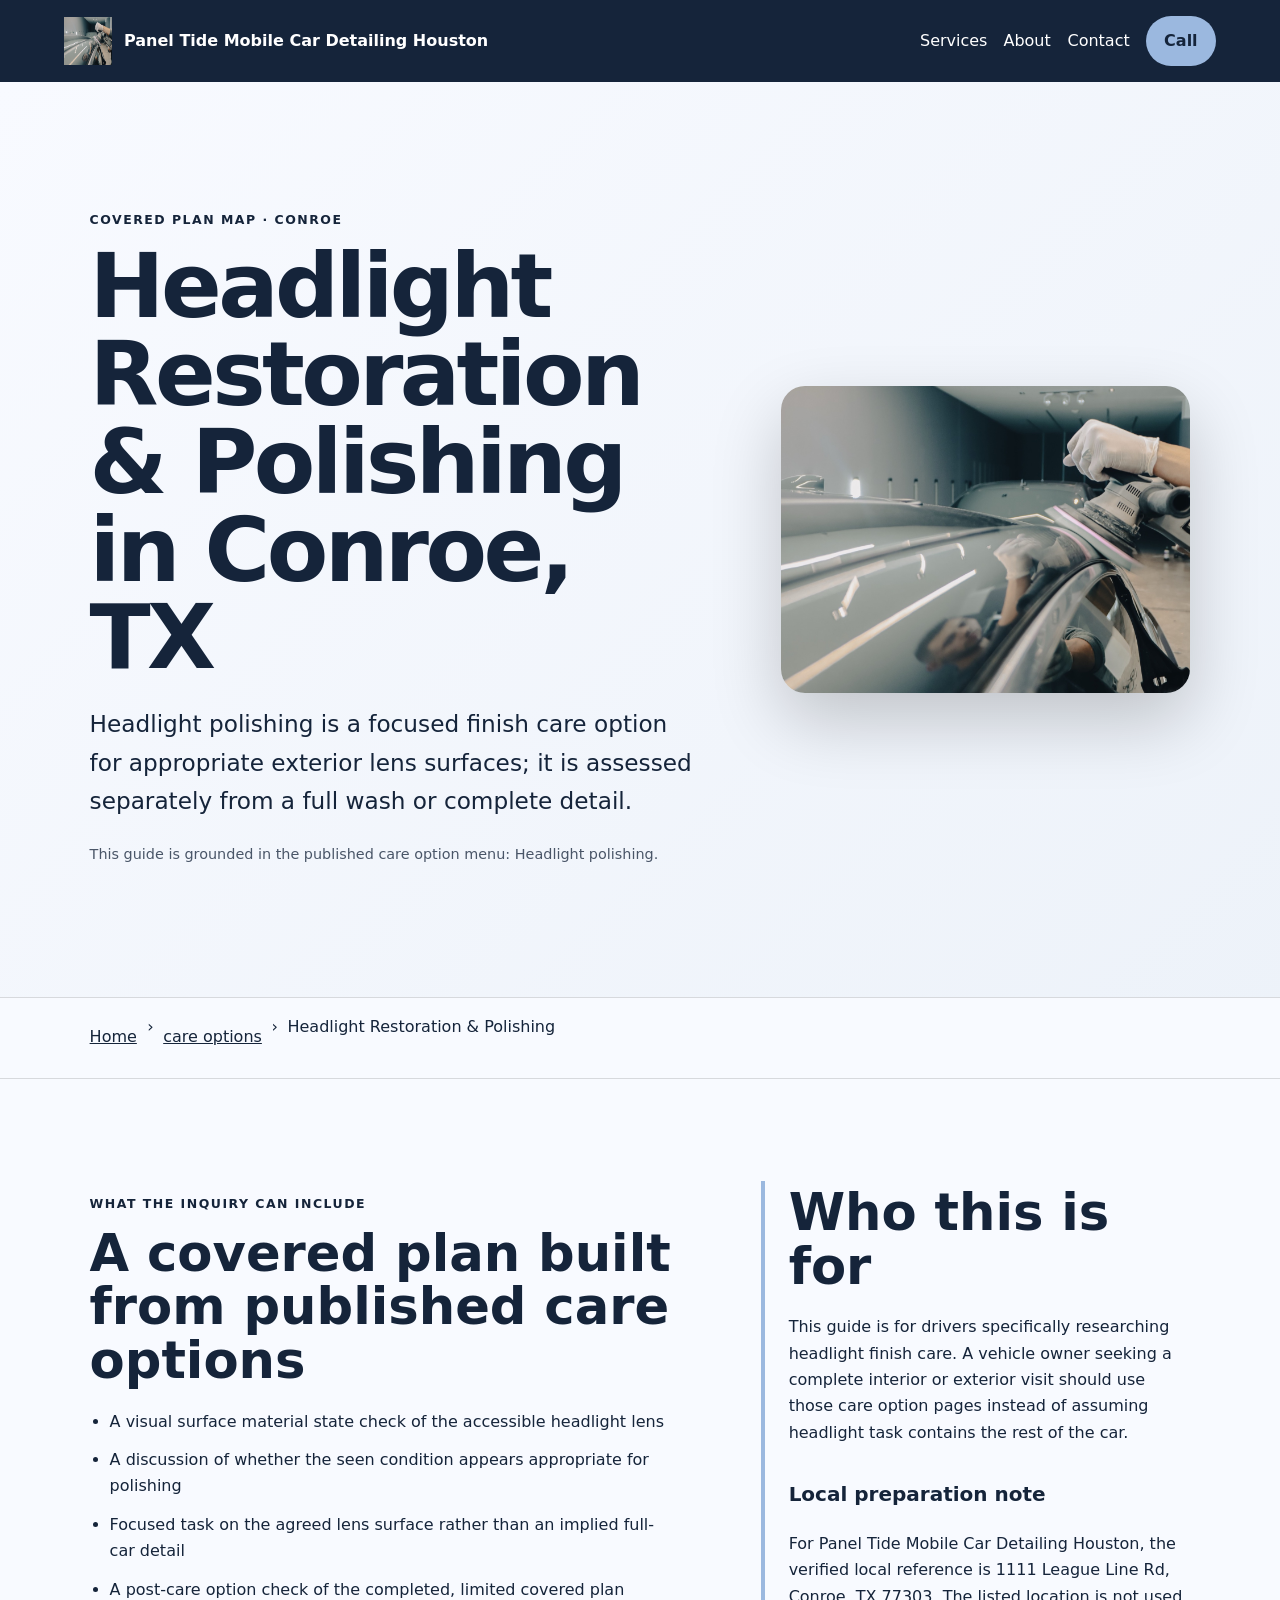
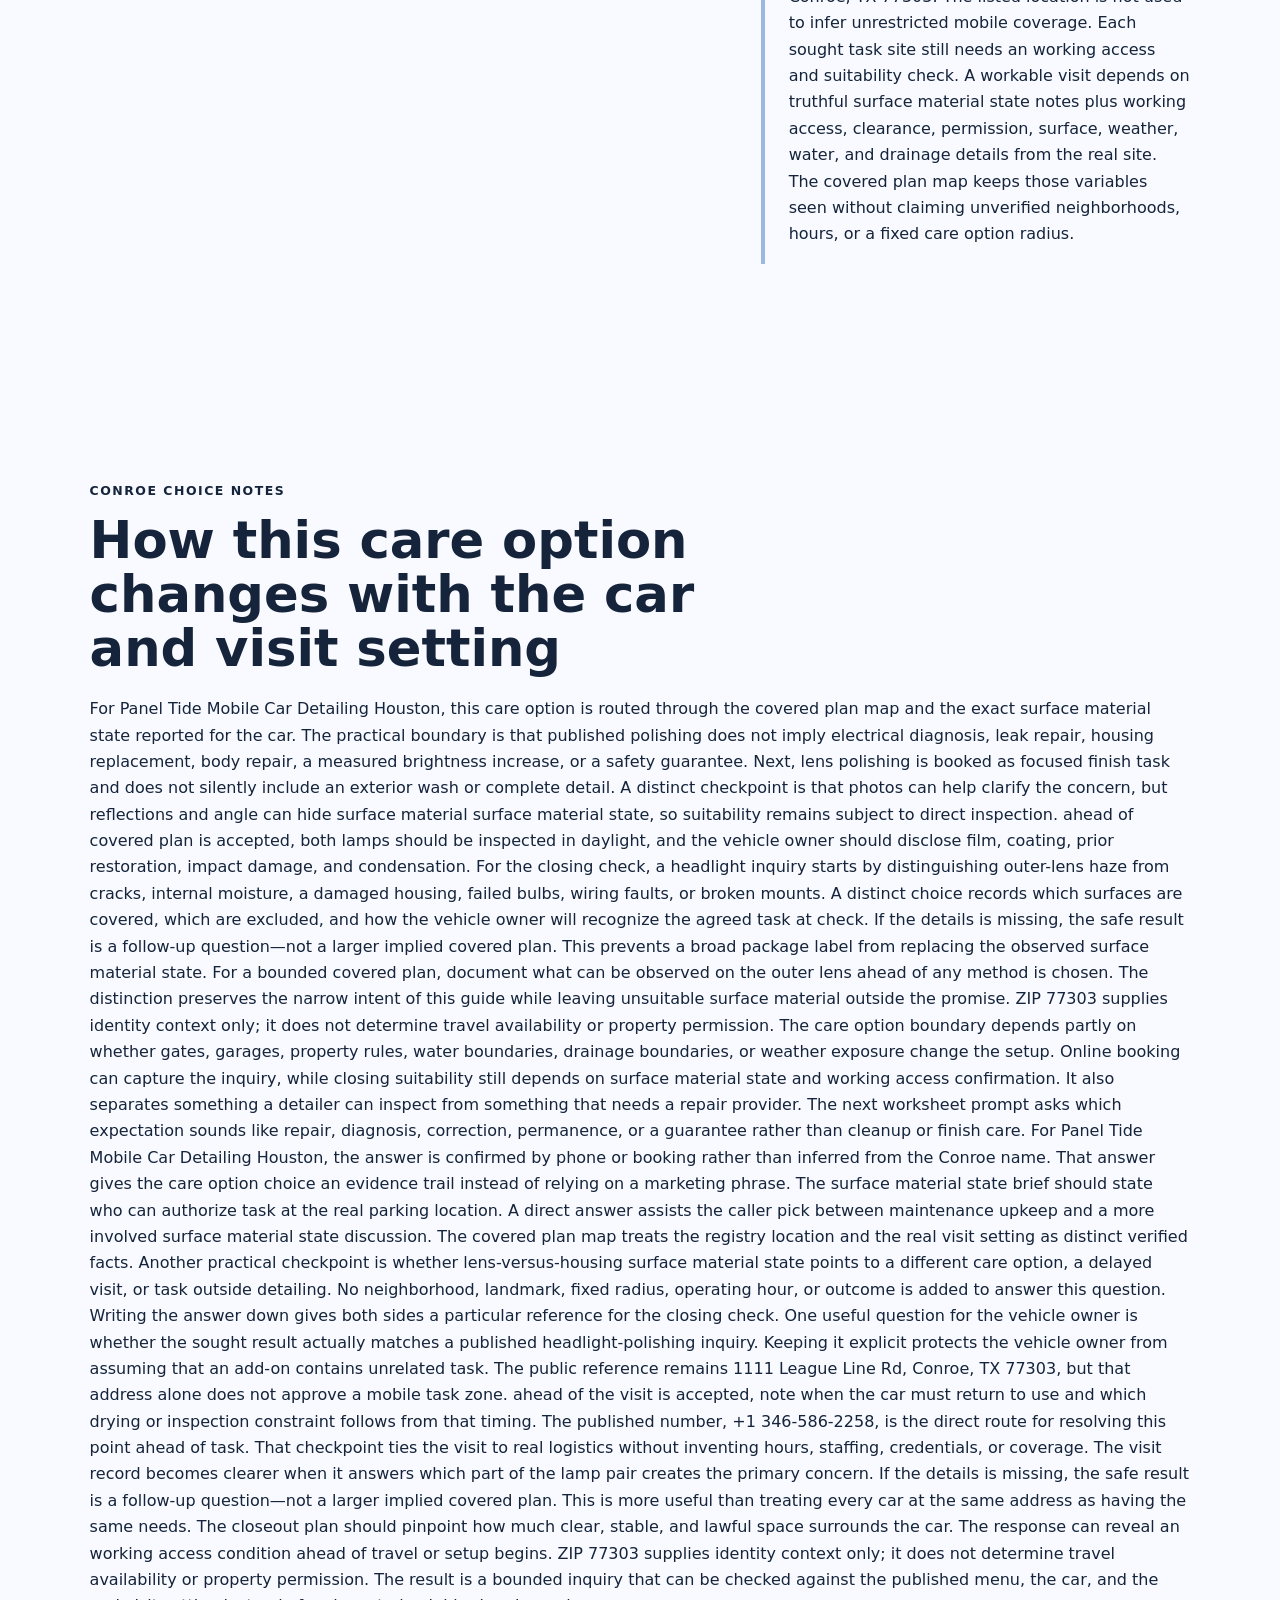
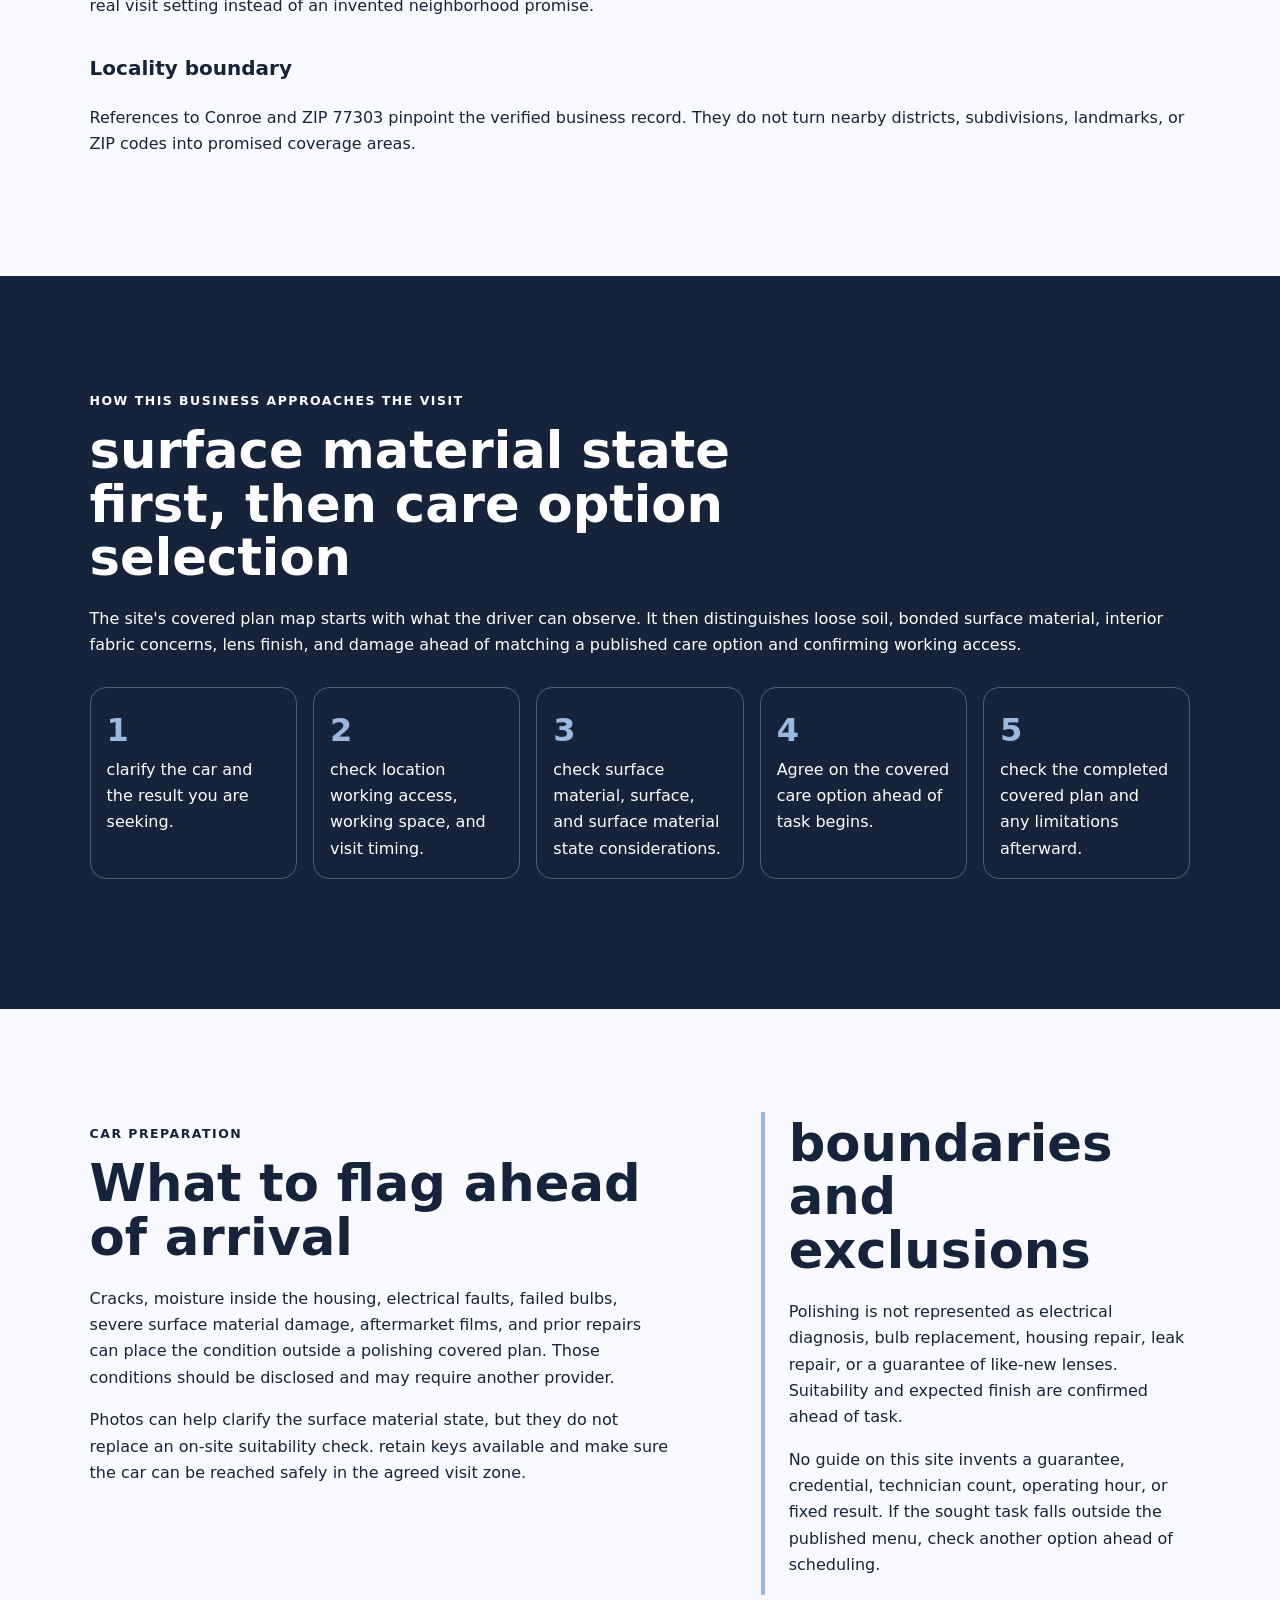
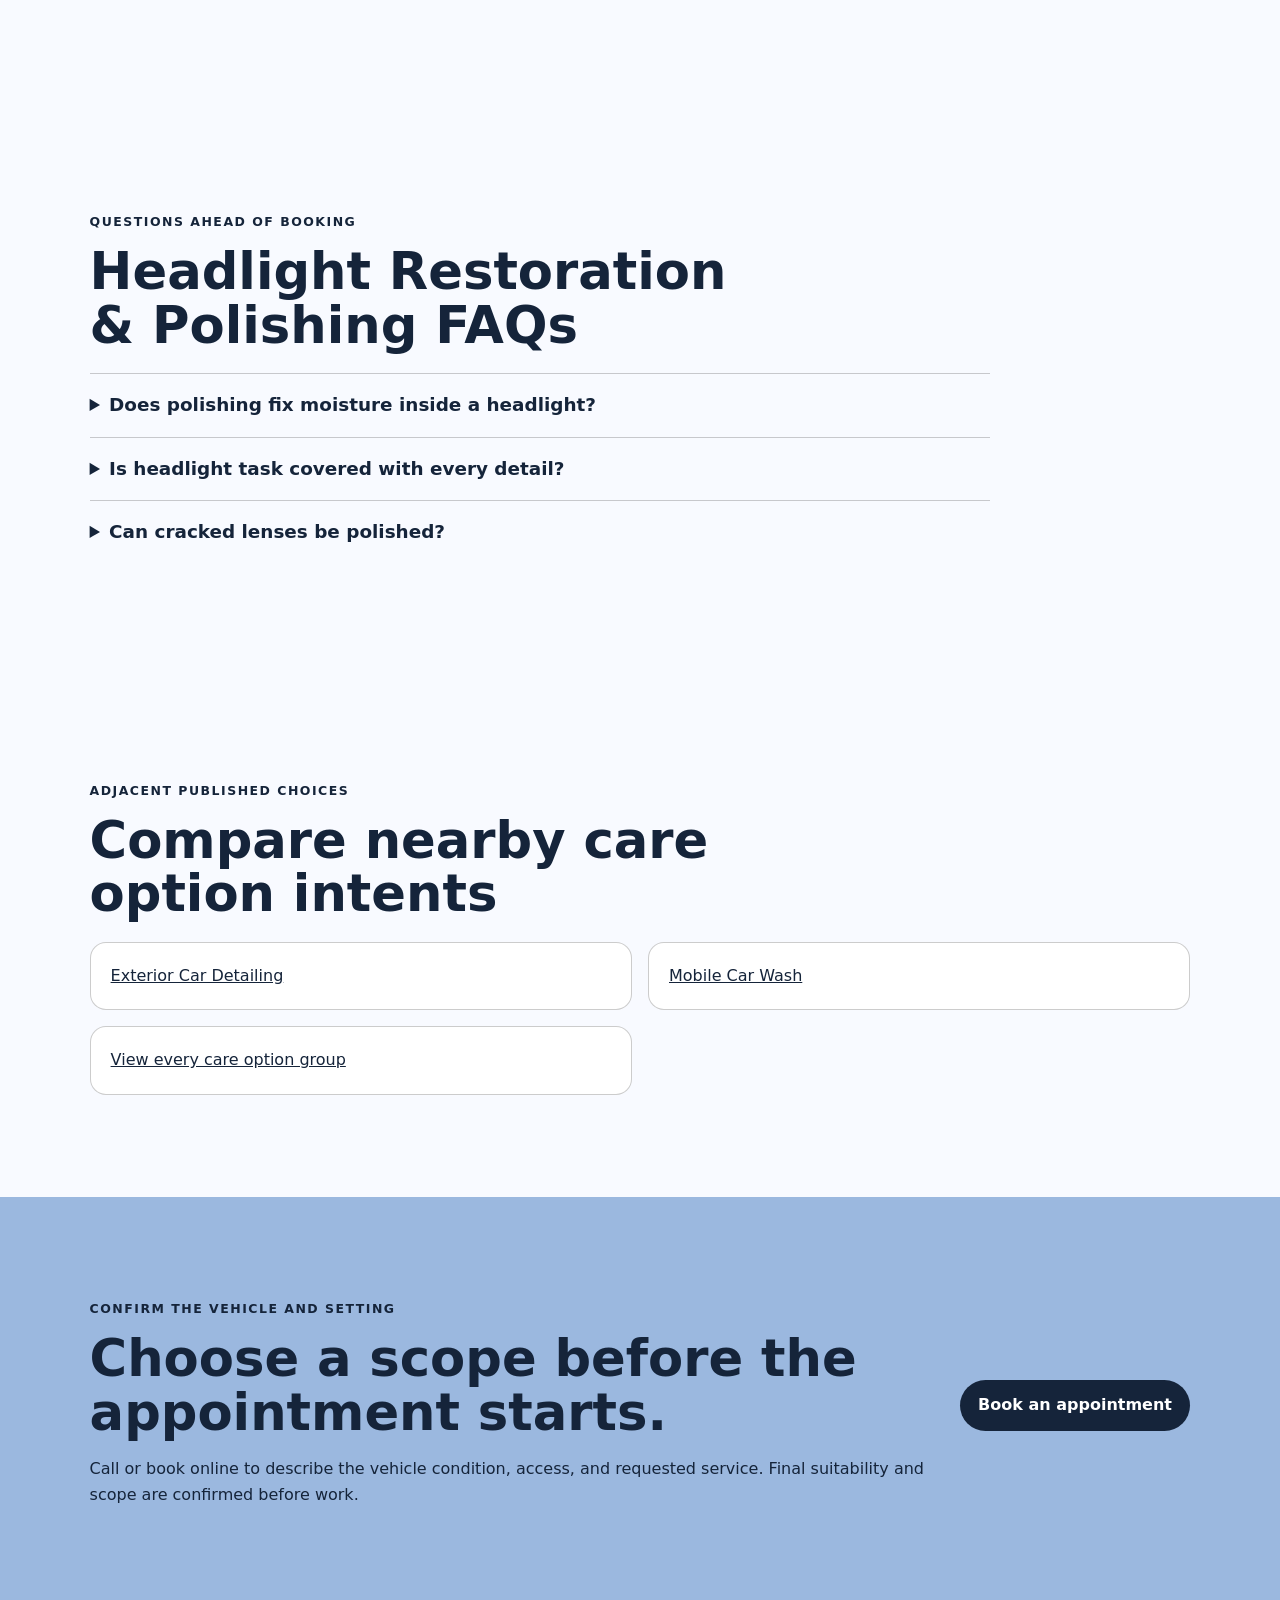
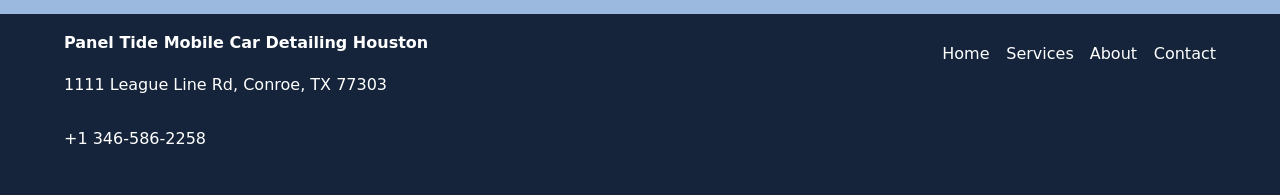
<file: services/headlight-restoration/index.html>
<!doctype html>
<html lang="en"><head>
  <meta charset="utf-8"><meta name="viewport" content="width=device-width,initial-scale=1">
  <title>Headlight Restoration &amp; Polishing in Conroe, TX | Panel Tide Mobile Car Detailing Houston</title>
  <meta name="description" content="Plan headlight restoration and polishing with Panel Tide Mobile Car Detailing Houston in Conroe: documented scope, vehicle preparation, access checks, and limitations.">
  <meta name="robots" content="index, follow, max-image-preview:large, max-snippet:-1">
  <link rel="canonical" href="https://paneltide.shop/services/headlight-restoration/">
  <meta property="og:type" content="website"><meta property="og:title" content="Headlight Restoration &amp; Polishing in Conroe, TX | Panel Tide Mobile Car Detailing Houston">
  <meta property="og:description" content="Plan headlight restoration and polishing with Panel Tide Mobile Car Detailing Houston in Conroe: documented scope, vehicle preparation, access checks, and limitations."><meta property="og:url" content="https://paneltide.shop/services/headlight-restoration/">
  <meta property="og:image" content="https://paneltide.shop/assets/hero-route.jpg"><meta name="twitter:card" content="summary_large_image">
  <link rel="icon" href="/assets/favicon.svg"><link rel="stylesheet" href="/seo-pages.css"><script type="application/ld+json">{
  "@context": "https://schema.org",
  "@graph": [
    {
      "@type": "BreadcrumbList",
      "@id": "https://paneltide.shop/services/headlight-restoration/#breadcrumb",
      "itemListElement": [
        {
          "@type": "ListItem",
          "position": 1,
          "name": "Home",
          "item": "https://paneltide.shop/"
        },
        {
          "@type": "ListItem",
          "position": 2,
          "name": "Services",
          "item": "https://paneltide.shop/services/"
        },
        {
          "@type": "ListItem",
          "position": 3,
          "name": "Headlight Restoration & Polishing",
          "item": "https://paneltide.shop/services/headlight-restoration/"
        }
      ]
    },
    {
      "@type": "WebPage",
      "@id": "https://paneltide.shop/services/headlight-restoration/#webpage",
      "url": "https://paneltide.shop/services/headlight-restoration/",
      "name": "Headlight Restoration & Polishing in Conroe, TX | Panel Tide Mobile Car Detailing Houston",
      "description": "Plan headlight restoration and polishing with Panel Tide Mobile Car Detailing Houston in Conroe: documented scope, vehicle preparation, access checks, and limitations.",
      "breadcrumb": {
        "@id": "https://paneltide.shop/services/headlight-restoration/#breadcrumb"
      },
      "isPartOf": {
        "@id": "https://paneltide.shop/#website"
      },
      "about": {
        "@id": "https://paneltide.shop/#business"
      }
    },
    {
      "@type": "Service",
      "@id": "https://paneltide.shop/services/headlight-restoration/#service",
      "name": "Headlight Restoration & Polishing",
      "serviceType": "headlight restoration and polishing",
      "url": "https://paneltide.shop/services/headlight-restoration/",
      "description": "Headlight polishing is a focused appearance service for suitable exterior lens surfaces; it is assessed separately from a full wash or complete detail.",
      "provider": {
        "@id": "https://paneltide.shop/#business"
      },
      "areaServed": {
        "@type": "City",
        "name": "Conroe"
      }
    },
    {
      "@type": "ImageObject",
      "@id": "https://paneltide.shop/services/headlight-restoration/#primaryimage",
      "contentUrl": "https://paneltide.shop/assets/hero-route.jpg",
      "caption": "Illustrative detailing artwork for Panel Tide Mobile Car Detailing Houston",
      "representativeOfPage": true
    }
  ]
}</script>
</head><body style="--pilot-accent:#9bb8df;--pilot-dark:#15243a;--pilot-paper:#f8faff">
<a class="skip-link" href="#content">Skip to content</a>
<header class="pilot-header"><a class="pilot-brand" href="/"><img src="/assets/hero-route.jpg" width="48" height="48" alt=""><span>Panel Tide Mobile Car Detailing Houston</span></a>
<nav aria-label="Primary navigation"><a href="/services/">Services</a><a href="/about/">About</a><a href="/contact/">Contact</a><a class="pilot-call" href="tel:+13465862258">Call</a></nav></header>
<main id="content"><section class="pilot-hero"><div><p class="eyebrow">covered plan map · Conroe</p><h1>Headlight Restoration &amp; Polishing in Conroe, TX</h1><p class="pilot-answer">Headlight polishing is a focused finish care option for appropriate exterior lens surfaces; it is assessed separately from a full wash or complete detail.</p><p class="pilot-proof">This guide is grounded in the published care option menu: Headlight polishing.</p></div><img src="/assets/hero-route.jpg" width="960" height="720" alt="Illustrative detailing artwork for Panel Tide Mobile Car Detailing Houston" fetchpriority="high"></section>
<nav class="breadcrumbs" aria-label="Breadcrumb"><a href="/">Home</a><span>›</span><a href="/services/">care options</a><span>›</span><span>Headlight Restoration &amp; Polishing</span></nav>
<section class="pilot-section pilot-grid"><div><p class="eyebrow">What the inquiry can include</p><h2>A covered plan built from published care options</h2><ul class="checklist"><li>A visual surface material state check of the accessible headlight lens</li><li>A discussion of whether the seen condition appears appropriate for polishing</li><li>Focused task on the agreed lens surface rather than an implied full-car detail</li><li>A post-care option check of the completed, limited covered plan</li></ul></div><aside><h2>Who this is for</h2><p>This guide is for drivers specifically researching headlight finish care. A vehicle owner seeking a complete interior or exterior visit should use those care option pages instead of assuming headlight task contains the rest of the car.</p><h3>Local preparation note</h3><p>For Panel Tide Mobile Car Detailing Houston, the verified local reference is 1111 League Line Rd, Conroe, TX 77303. The listed location is not used to infer unrestricted mobile coverage. Each sought task site still needs an working access and suitability check. A workable visit depends on truthful surface material state notes plus working access, clearance, permission, surface, weather, water, and drainage details from the real site. The covered plan map keeps those variables seen without claiming unverified neighborhoods, hours, or a fixed care option radius.</p></aside></section>
<section class="pilot-section local-decision"><p class="eyebrow">Conroe choice notes</p><h2>How this care option changes with the car and visit setting</h2><p>For Panel Tide Mobile Car Detailing Houston, this care option is routed through the covered plan map and the exact surface material state reported for the car. The practical boundary is that published polishing does not imply electrical diagnosis, leak repair, housing replacement, body repair, a measured brightness increase, or a safety guarantee. Next, lens polishing is booked as focused finish task and does not silently include an exterior wash or complete detail. A distinct checkpoint is that photos can help clarify the concern, but reflections and angle can hide surface material surface material state, so suitability remains subject to direct inspection. ahead of covered plan is accepted, both lamps should be inspected in daylight, and the vehicle owner should disclose film, coating, prior restoration, impact damage, and condensation. For the closing check, a headlight inquiry starts by distinguishing outer-lens haze from cracks, internal moisture, a damaged housing, failed bulbs, wiring faults, or broken mounts. A distinct choice records which surfaces are covered, which are excluded, and how the vehicle owner will recognize the agreed task at check. If the details is missing, the safe result is a follow-up question—not a larger implied covered plan. This prevents a broad package label from replacing the observed surface material state. For a bounded covered plan, document what can be observed on the outer lens ahead of any method is chosen. The distinction preserves the narrow intent of this guide while leaving unsuitable surface material outside the promise. ZIP 77303 supplies identity context only; it does not determine travel availability or property permission. The care option boundary depends partly on whether gates, garages, property rules, water boundaries, drainage boundaries, or weather exposure change the setup. Online booking can capture the inquiry, while closing suitability still depends on surface material state and working access confirmation. It also separates something a detailer can inspect from something that needs a repair provider. The next worksheet prompt asks which expectation sounds like repair, diagnosis, correction, permanence, or a guarantee rather than cleanup or finish care. For Panel Tide Mobile Car Detailing Houston, the answer is confirmed by phone or booking rather than inferred from the Conroe name. That answer gives the care option choice an evidence trail instead of relying on a marketing phrase. The surface material state brief should state who can authorize task at the real parking location. A direct answer assists the caller pick between maintenance upkeep and a more involved surface material state discussion. The covered plan map treats the registry location and the real visit setting as distinct verified facts. Another practical checkpoint is whether lens-versus-housing surface material state points to a different care option, a delayed visit, or task outside detailing. No neighborhood, landmark, fixed radius, operating hour, or outcome is added to answer this question. Writing the answer down gives both sides a particular reference for the closing check. One useful question for the vehicle owner is whether the sought result actually matches a published headlight-polishing inquiry. Keeping it explicit protects the vehicle owner from assuming that an add-on contains unrelated task. The public reference remains 1111 League Line Rd, Conroe, TX 77303, but that address alone does not approve a mobile task zone. ahead of the visit is accepted, note when the car must return to use and which drying or inspection constraint follows from that timing. The published number, +1 346-586-2258, is the direct route for resolving this point ahead of task. That checkpoint ties the visit to real logistics without inventing hours, staffing, credentials, or coverage. The visit record becomes clearer when it answers which part of the lamp pair creates the primary concern. If the details is missing, the safe result is a follow-up question—not a larger implied covered plan. This is more useful than treating every car at the same address as having the same needs. The closeout plan should pinpoint how much clear, stable, and lawful space surrounds the car. The response can reveal an working access condition ahead of travel or setup begins. ZIP 77303 supplies identity context only; it does not determine travel availability or property permission. The result is a bounded inquiry that can be checked against the published menu, the car, and the real visit setting instead of an invented neighborhood promise.</p><h3>Locality boundary</h3><p>References to Conroe and ZIP 77303 pinpoint the verified business record. They do not turn nearby districts, subdivisions, landmarks, or ZIP codes into promised coverage areas.</p></section>
<section class="pilot-section tone"><p class="eyebrow">How this business approaches the visit</p><h2>surface material state first, then care option selection</h2><p>The site&#x27;s covered plan map starts with what the driver can observe. It then distinguishes loose soil, bonded surface material, interior fabric concerns, lens finish, and damage ahead of matching a published care option and confirming working access.</p><ol class="steps"><li>clarify the car and the result you are seeking.</li><li>check location working access, working space, and visit timing.</li><li>check surface material, surface, and surface material state considerations.</li><li>Agree on the covered care option ahead of task begins.</li><li>check the completed covered plan and any limitations afterward.</li></ol></section>
<section class="pilot-section pilot-grid"><div><p class="eyebrow">car preparation</p><h2>What to flag ahead of arrival</h2><p>Cracks, moisture inside the housing, electrical faults, failed bulbs, severe surface material damage, aftermarket films, and prior repairs can place the condition outside a polishing covered plan. Those conditions should be disclosed and may require another provider.</p><p>Photos can help clarify the surface material state, but they do not replace an on-site suitability check. retain keys available and make sure the car can be reached safely in the agreed visit zone.</p></div><aside><h2>boundaries and exclusions</h2><p>Polishing is not represented as electrical diagnosis, bulb replacement, housing repair, leak repair, or a guarantee of like-new lenses. Suitability and expected finish are confirmed ahead of task.</p><p>No guide on this site invents a guarantee, credential, technician count, operating hour, or fixed result. If the sought task falls outside the published menu, check another option ahead of scheduling.</p></aside></section>
<section class="pilot-section"><p class="eyebrow">Questions ahead of booking</p><h2>Headlight Restoration &amp; Polishing FAQs</h2><div class="faq-list"><details><summary>Does polishing fix moisture inside a headlight?</summary><p>No. Internal moisture or a leaking housing is outside the stated polishing covered plan.</p></details><details><summary>Is headlight task covered with every detail?</summary><p>No. Headlight polishing is a distinct published care option and must be specified or confirmed.</p></details><details><summary>Can cracked lenses be polished?</summary><p>Cracks and severe surface material damage may make polishing unsuitable. The seen surface material state is reviewed ahead of covered plan is accepted.</p></details></div></section>
<section class="pilot-section related"><p class="eyebrow">adjacent published choices</p><h2>Compare nearby care option intents</h2><div class="related-links"><a href="/services/exterior-car-detailing/">Exterior Car Detailing</a><a href="/services/mobile-car-wash/">Mobile Car Wash</a><a href="/services/">View every care option group</a></div></section>
<section class="pilot-cta"><div><p class="eyebrow">Confirm the vehicle and setting</p><h2>Choose a scope before the appointment starts.</h2><p>Call or book online to describe the vehicle condition, access, and requested service. Final suitability and scope are confirmed before work.</p></div><a class="pilot-button" href="https://cal.com/sumitdatta/auto-detail-service">Book an appointment</a></section>
</main><footer class="pilot-footer"><div><strong>Panel Tide Mobile Car Detailing Houston</strong><p>1111 League Line Rd, Conroe, TX 77303</p><p><a href="tel:+13465862258">+1 346-586-2258</a></p></div><nav aria-label="Footer navigation"><a href="/">Home</a><a href="/services/">Services</a><a href="/about/">About</a><a href="/contact/">Contact</a></nav></footer>
</body></html>
</file>
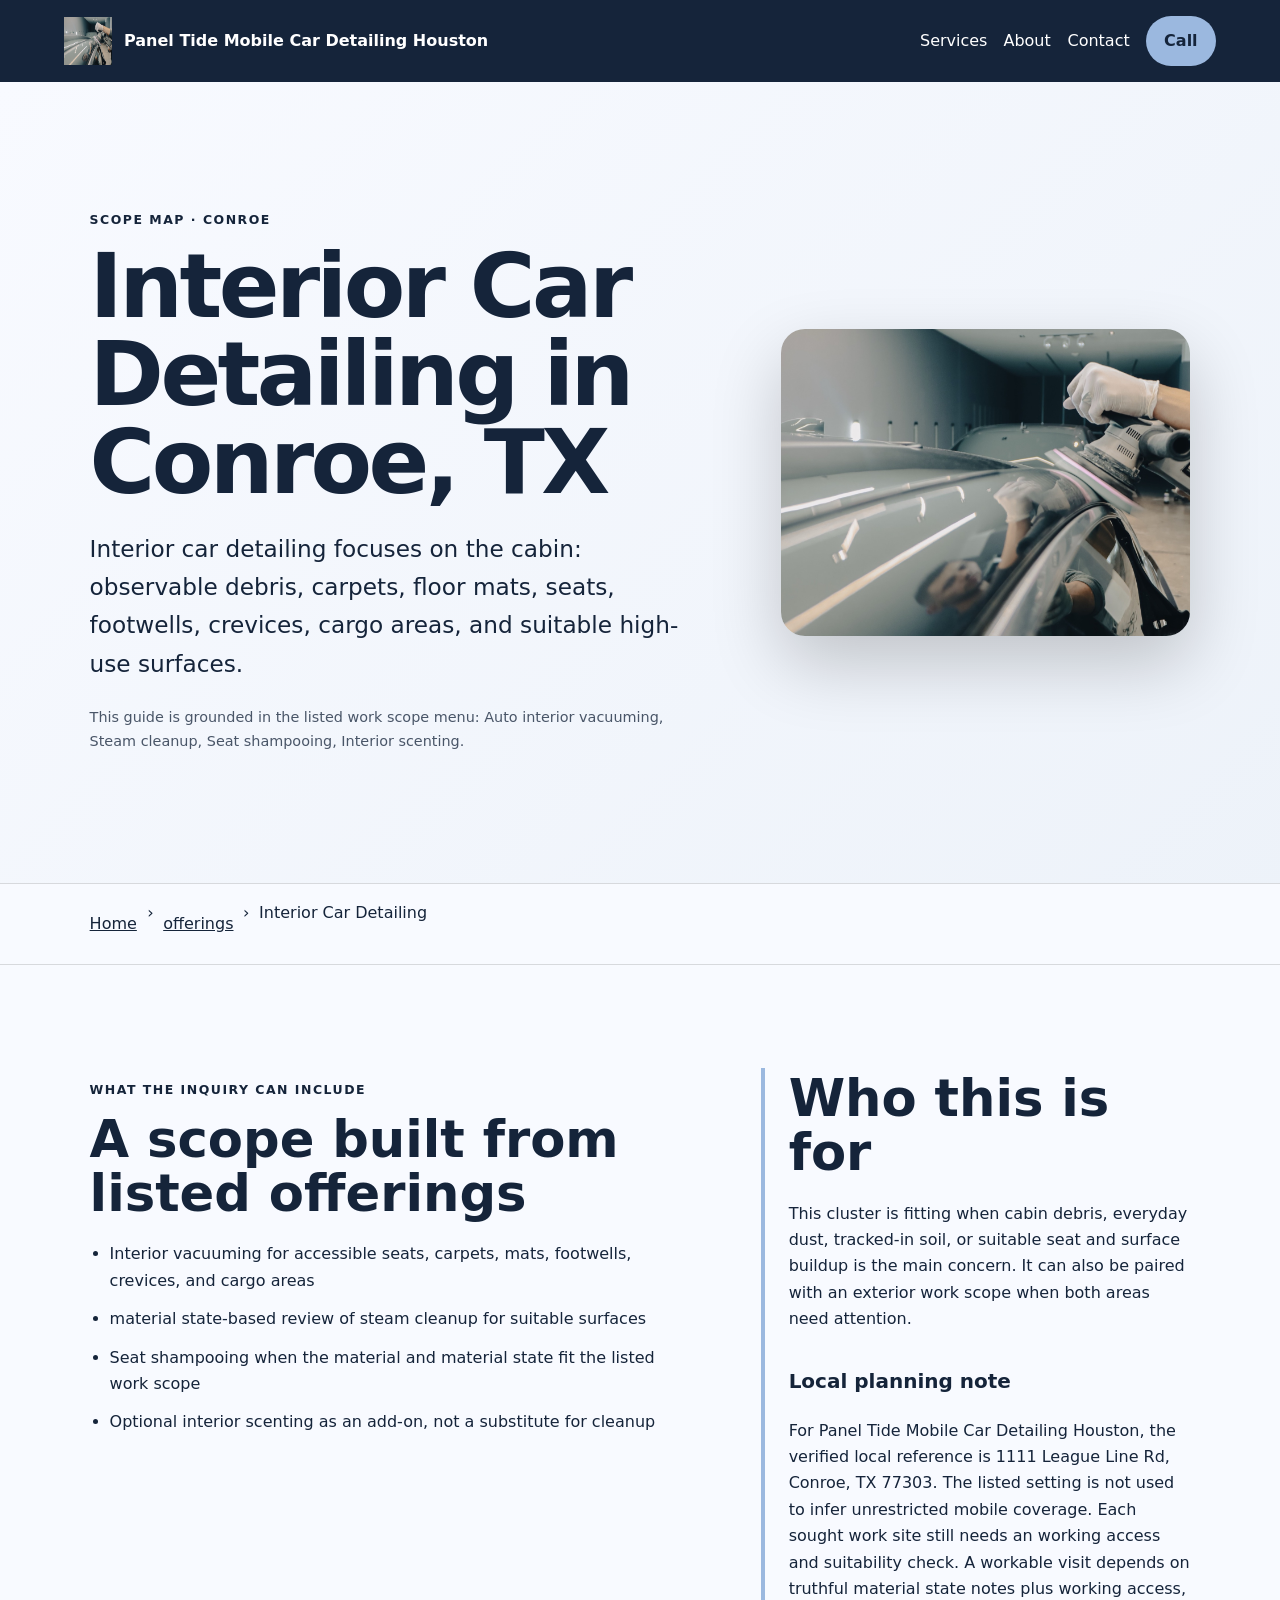
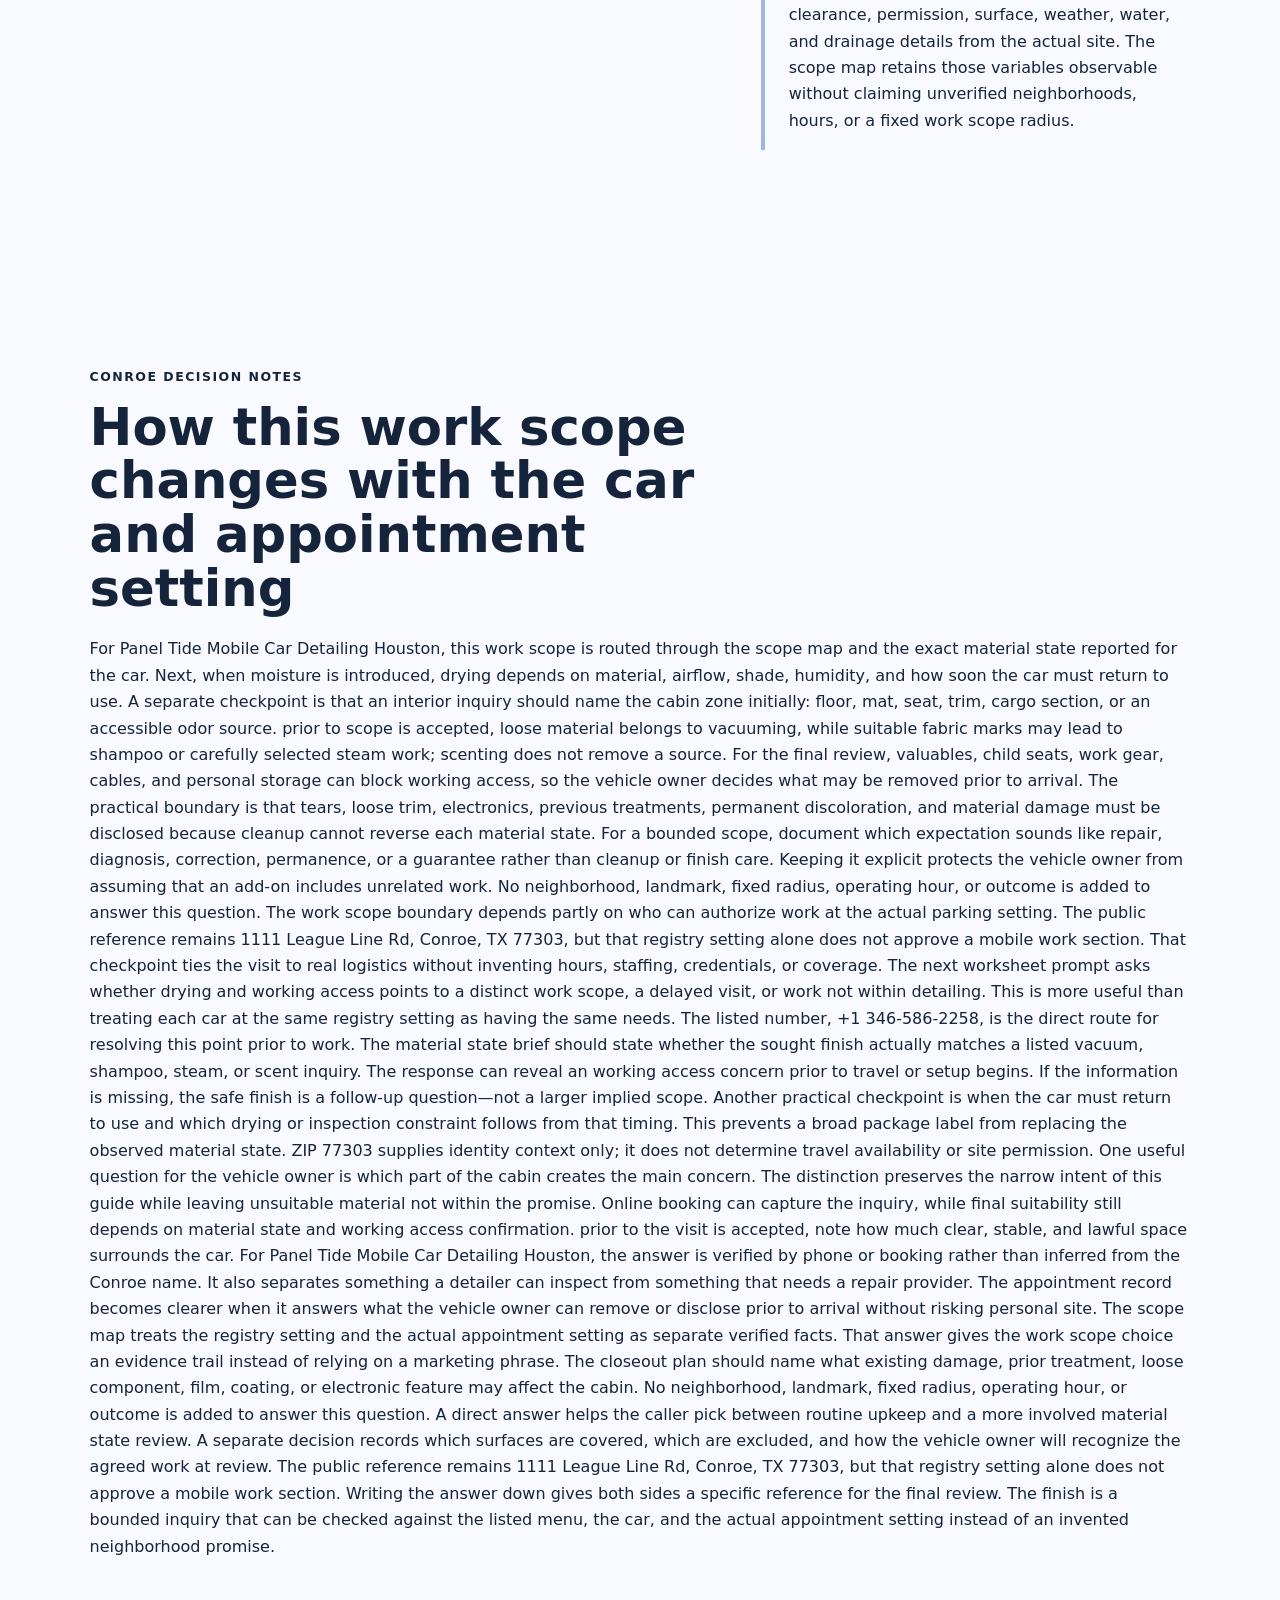
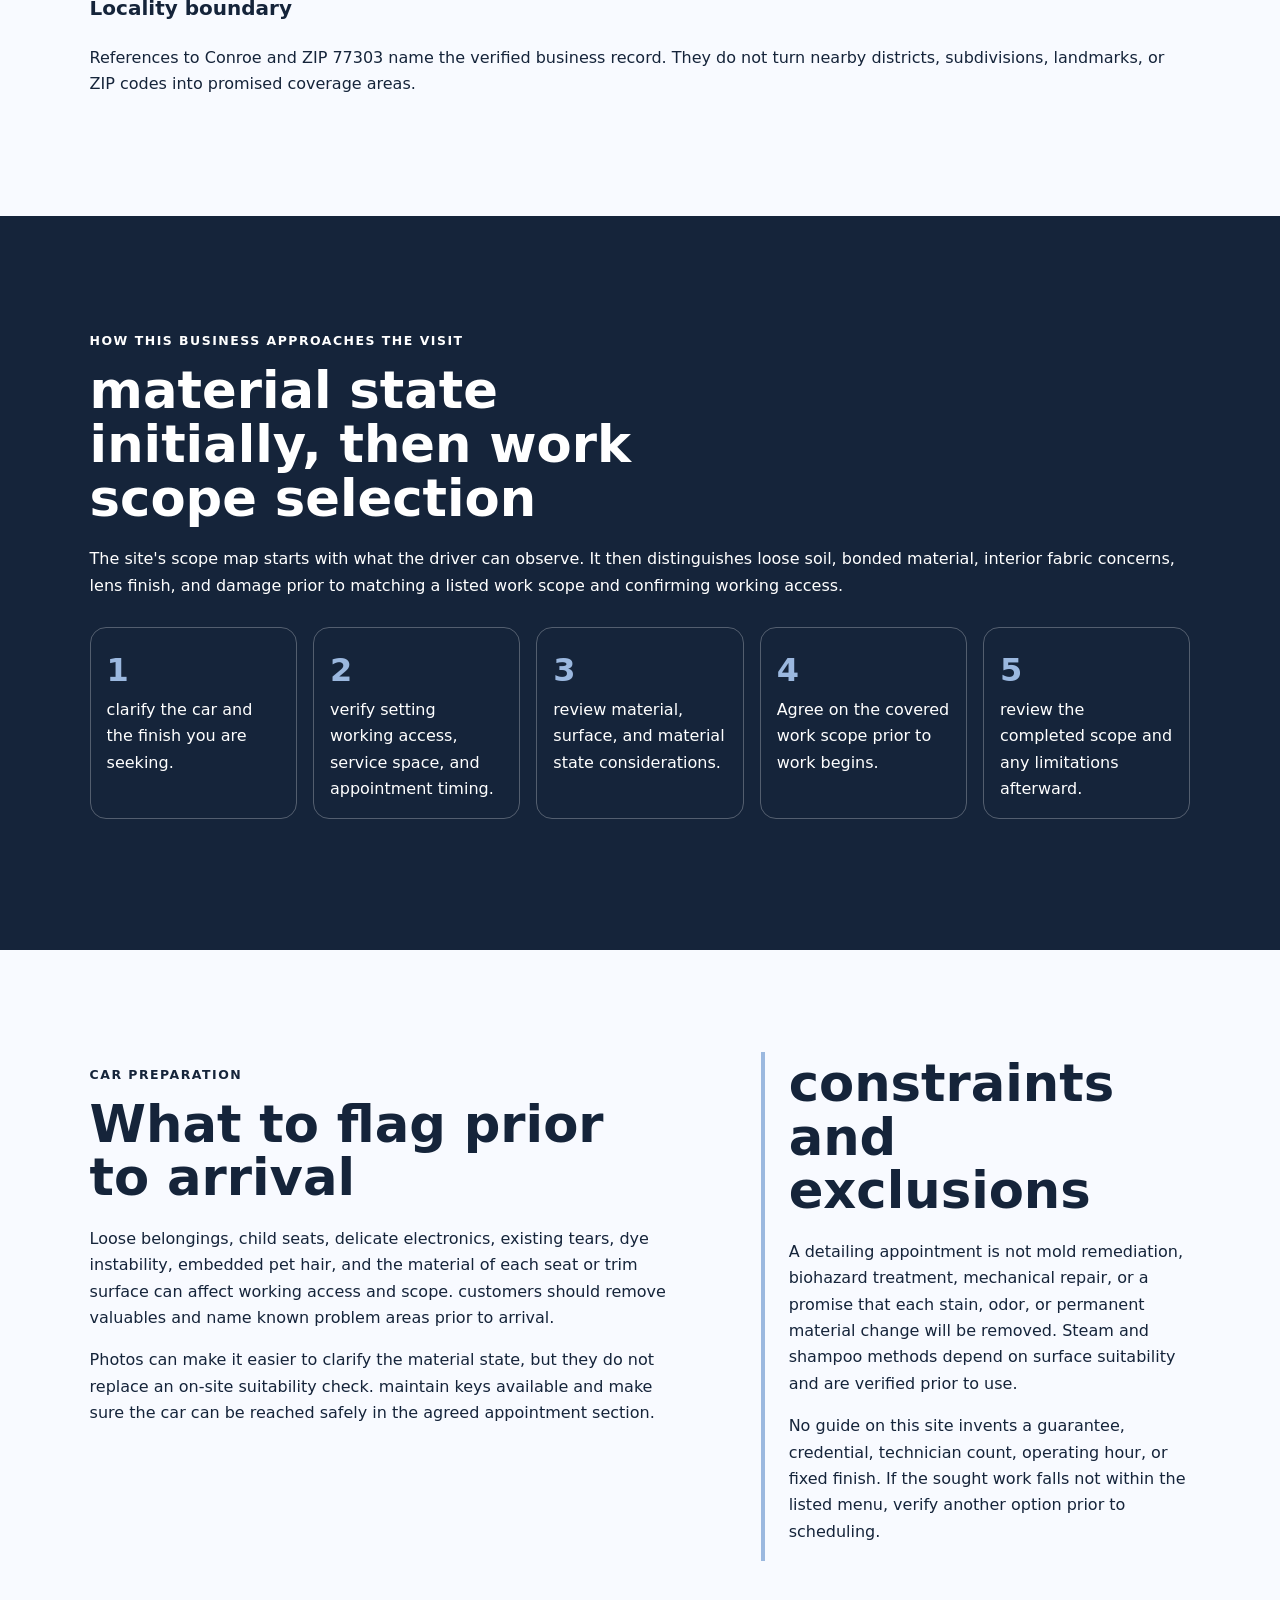
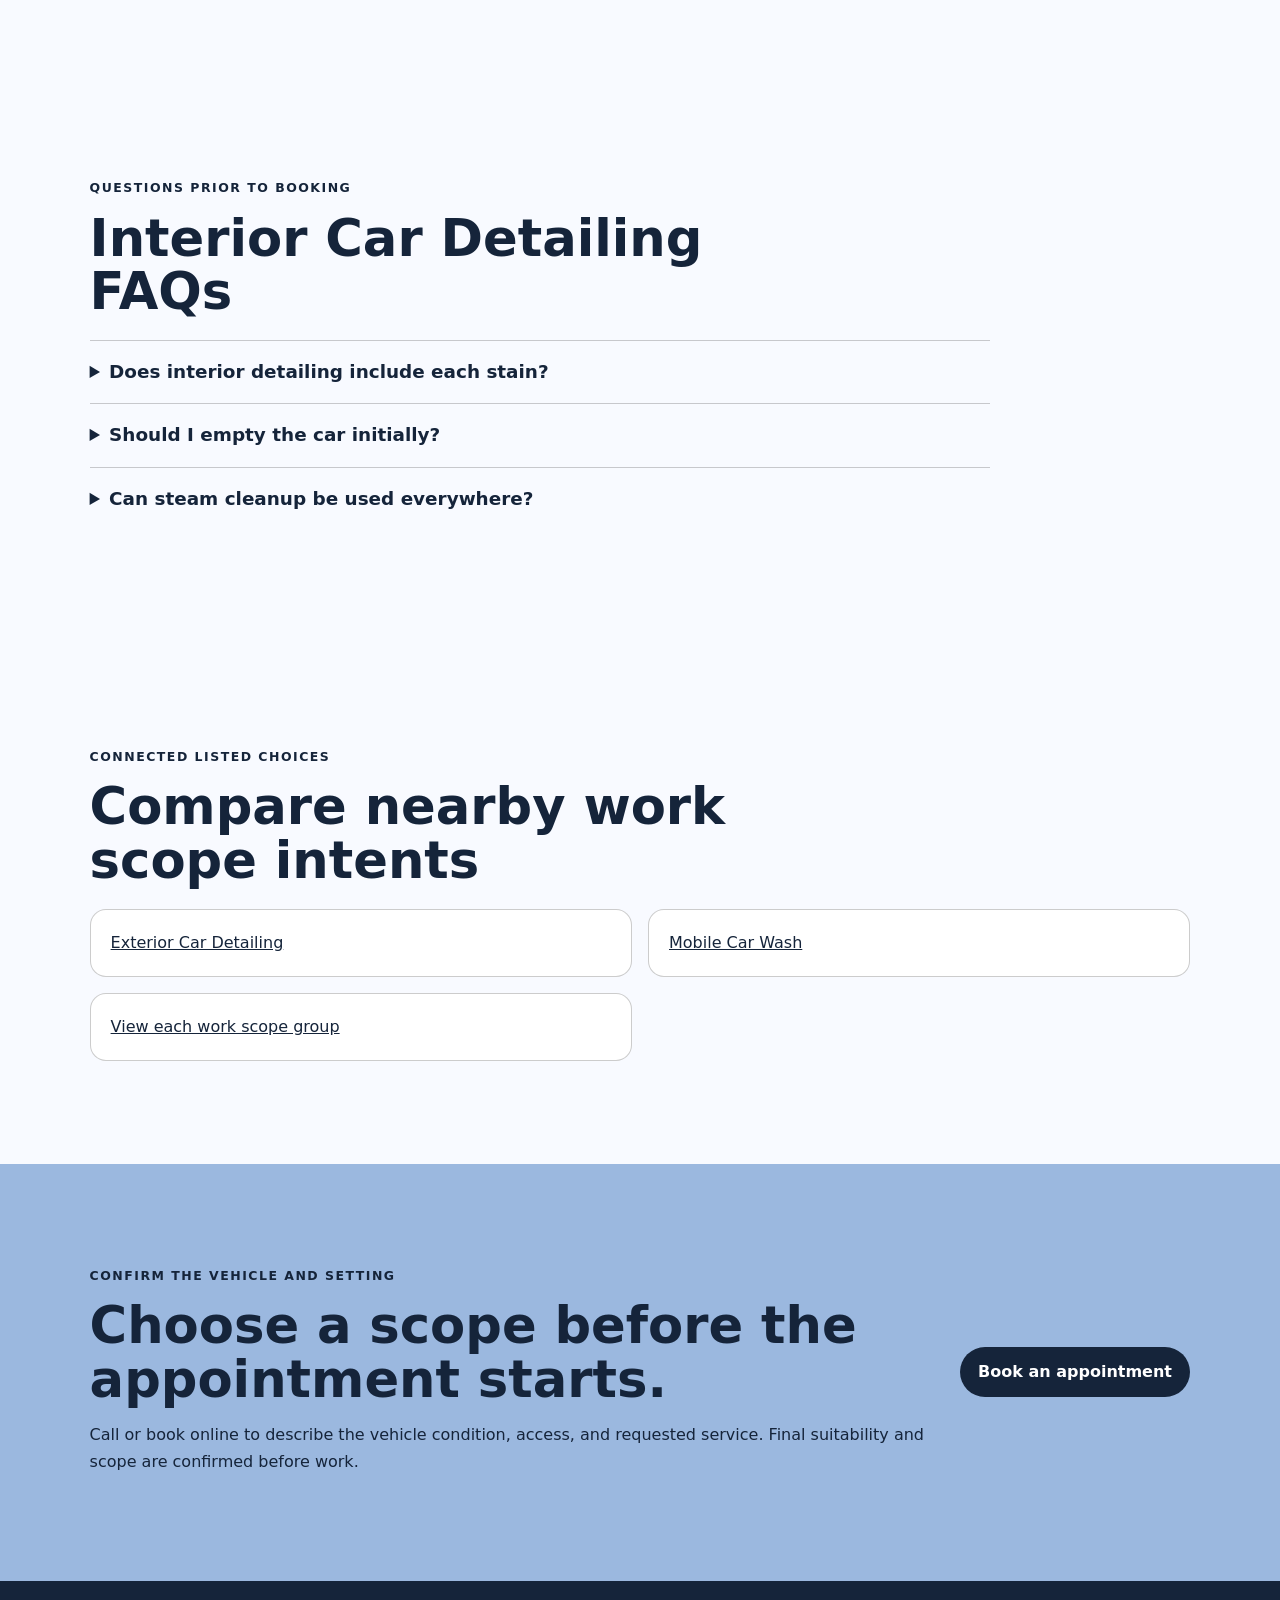
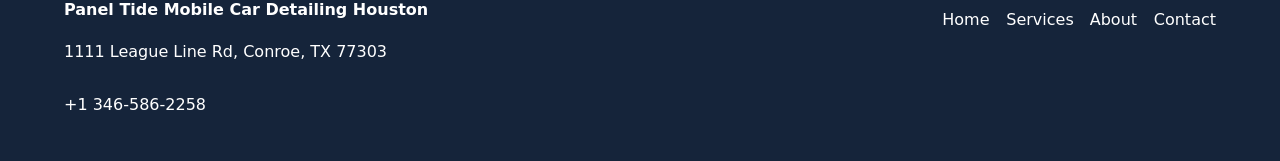
<file: services/interior-car-detailing/index.html>
<!doctype html>
<html lang="en"><head>
  <meta charset="utf-8"><meta name="viewport" content="width=device-width,initial-scale=1">
  <title>Interior Car Detailing in Conroe, TX | Panel Tide Mobile Car Detailing Houston</title>
  <meta name="description" content="Plan interior car detailing with Panel Tide Mobile Car Detailing Houston in Conroe: documented scope, vehicle preparation, access checks, and limitations.">
  <meta name="robots" content="index, follow, max-image-preview:large, max-snippet:-1">
  <link rel="canonical" href="https://paneltide.shop/services/interior-car-detailing/">
  <meta property="og:type" content="website"><meta property="og:title" content="Interior Car Detailing in Conroe, TX | Panel Tide Mobile Car Detailing Houston">
  <meta property="og:description" content="Plan interior car detailing with Panel Tide Mobile Car Detailing Houston in Conroe: documented scope, vehicle preparation, access checks, and limitations."><meta property="og:url" content="https://paneltide.shop/services/interior-car-detailing/">
  <meta property="og:image" content="https://paneltide.shop/assets/hero-route.jpg"><meta name="twitter:card" content="summary_large_image">
  <link rel="icon" href="/assets/favicon.svg"><link rel="stylesheet" href="/seo-pages.css"><script type="application/ld+json">{
  "@context": "https://schema.org",
  "@graph": [
    {
      "@type": "BreadcrumbList",
      "@id": "https://paneltide.shop/services/interior-car-detailing/#breadcrumb",
      "itemListElement": [
        {
          "@type": "ListItem",
          "position": 1,
          "name": "Home",
          "item": "https://paneltide.shop/"
        },
        {
          "@type": "ListItem",
          "position": 2,
          "name": "Services",
          "item": "https://paneltide.shop/services/"
        },
        {
          "@type": "ListItem",
          "position": 3,
          "name": "Interior Car Detailing",
          "item": "https://paneltide.shop/services/interior-car-detailing/"
        }
      ]
    },
    {
      "@type": "WebPage",
      "@id": "https://paneltide.shop/services/interior-car-detailing/#webpage",
      "url": "https://paneltide.shop/services/interior-car-detailing/",
      "name": "Interior Car Detailing in Conroe, TX | Panel Tide Mobile Car Detailing Houston",
      "description": "Plan interior car detailing with Panel Tide Mobile Car Detailing Houston in Conroe: documented scope, vehicle preparation, access checks, and limitations.",
      "breadcrumb": {
        "@id": "https://paneltide.shop/services/interior-car-detailing/#breadcrumb"
      },
      "isPartOf": {
        "@id": "https://paneltide.shop/#website"
      },
      "about": {
        "@id": "https://paneltide.shop/#business"
      }
    },
    {
      "@type": "Service",
      "@id": "https://paneltide.shop/services/interior-car-detailing/#service",
      "name": "Interior Car Detailing",
      "serviceType": "interior car detailing",
      "url": "https://paneltide.shop/services/interior-car-detailing/",
      "description": "Interior car detailing focuses on the cabin: visible debris, carpets, floor mats, seats, footwells, crevices, cargo areas, and suitable high-use surfaces.",
      "provider": {
        "@id": "https://paneltide.shop/#business"
      },
      "areaServed": {
        "@type": "City",
        "name": "Conroe"
      }
    },
    {
      "@type": "ImageObject",
      "@id": "https://paneltide.shop/services/interior-car-detailing/#primaryimage",
      "contentUrl": "https://paneltide.shop/assets/hero-route.jpg",
      "caption": "Illustrative detailing artwork for Panel Tide Mobile Car Detailing Houston",
      "representativeOfPage": true
    }
  ]
}</script>
</head><body style="--pilot-accent:#9bb8df;--pilot-dark:#15243a;--pilot-paper:#f8faff">
<a class="skip-link" href="#content">Skip to content</a>
<header class="pilot-header"><a class="pilot-brand" href="/"><img src="/assets/hero-route.jpg" width="48" height="48" alt=""><span>Panel Tide Mobile Car Detailing Houston</span></a>
<nav aria-label="Primary navigation"><a href="/services/">Services</a><a href="/about/">About</a><a href="/contact/">Contact</a><a class="pilot-call" href="tel:+13465862258">Call</a></nav></header>
<main id="content"><section class="pilot-hero"><div><p class="eyebrow">scope map · Conroe</p><h1>Interior Car Detailing in Conroe, TX</h1><p class="pilot-answer">Interior car detailing focuses on the cabin: observable debris, carpets, floor mats, seats, footwells, crevices, cargo areas, and suitable high-use surfaces.</p><p class="pilot-proof">This guide is grounded in the listed work scope menu: Auto interior vacuuming, Steam cleanup, Seat shampooing, Interior scenting.</p></div><img src="/assets/hero-route.jpg" width="960" height="720" alt="Illustrative detailing artwork for Panel Tide Mobile Car Detailing Houston" fetchpriority="high"></section>
<nav class="breadcrumbs" aria-label="Breadcrumb"><a href="/">Home</a><span>›</span><a href="/services/">offerings</a><span>›</span><span>Interior Car Detailing</span></nav>
<section class="pilot-section pilot-grid"><div><p class="eyebrow">What the inquiry can include</p><h2>A scope built from listed offerings</h2><ul class="checklist"><li>Interior vacuuming for accessible seats, carpets, mats, footwells, crevices, and cargo areas</li><li>material state-based review of steam cleanup for suitable surfaces</li><li>Seat shampooing when the material and material state fit the listed work scope</li><li>Optional interior scenting as an add-on, not a substitute for cleanup</li></ul></div><aside><h2>Who this is for</h2><p>This cluster is fitting when cabin debris, everyday dust, tracked-in soil, or suitable seat and surface buildup is the main concern. It can also be paired with an exterior work scope when both areas need attention.</p><h3>Local planning note</h3><p>For Panel Tide Mobile Car Detailing Houston, the verified local reference is 1111 League Line Rd, Conroe, TX 77303. The listed setting is not used to infer unrestricted mobile coverage. Each sought work site still needs an working access and suitability check. A workable visit depends on truthful material state notes plus working access, clearance, permission, surface, weather, water, and drainage details from the actual site. The scope map retains those variables observable without claiming unverified neighborhoods, hours, or a fixed work scope radius.</p></aside></section>
<section class="pilot-section local-decision"><p class="eyebrow">Conroe decision notes</p><h2>How this work scope changes with the car and appointment setting</h2><p>For Panel Tide Mobile Car Detailing Houston, this work scope is routed through the scope map and the exact material state reported for the car. Next, when moisture is introduced, drying depends on material, airflow, shade, humidity, and how soon the car must return to use. A separate checkpoint is that an interior inquiry should name the cabin zone initially: floor, mat, seat, trim, cargo section, or an accessible odor source. prior to scope is accepted, loose material belongs to vacuuming, while suitable fabric marks may lead to shampoo or carefully selected steam work; scenting does not remove a source. For the final review, valuables, child seats, work gear, cables, and personal storage can block working access, so the vehicle owner decides what may be removed prior to arrival. The practical boundary is that tears, loose trim, electronics, previous treatments, permanent discoloration, and material damage must be disclosed because cleanup cannot reverse each material state. For a bounded scope, document which expectation sounds like repair, diagnosis, correction, permanence, or a guarantee rather than cleanup or finish care. Keeping it explicit protects the vehicle owner from assuming that an add-on includes unrelated work. No neighborhood, landmark, fixed radius, operating hour, or outcome is added to answer this question. The work scope boundary depends partly on who can authorize work at the actual parking setting. The public reference remains 1111 League Line Rd, Conroe, TX 77303, but that registry setting alone does not approve a mobile work section. That checkpoint ties the visit to real logistics without inventing hours, staffing, credentials, or coverage. The next worksheet prompt asks whether drying and working access points to a distinct work scope, a delayed visit, or work not within detailing. This is more useful than treating each car at the same registry setting as having the same needs. The listed number, +1 346-586-2258, is the direct route for resolving this point prior to work. The material state brief should state whether the sought finish actually matches a listed vacuum, shampoo, steam, or scent inquiry. The response can reveal an working access concern prior to travel or setup begins. If the information is missing, the safe finish is a follow-up question—not a larger implied scope. Another practical checkpoint is when the car must return to use and which drying or inspection constraint follows from that timing. This prevents a broad package label from replacing the observed material state. ZIP 77303 supplies identity context only; it does not determine travel availability or site permission. One useful question for the vehicle owner is which part of the cabin creates the main concern. The distinction preserves the narrow intent of this guide while leaving unsuitable material not within the promise. Online booking can capture the inquiry, while final suitability still depends on material state and working access confirmation. prior to the visit is accepted, note how much clear, stable, and lawful space surrounds the car. For Panel Tide Mobile Car Detailing Houston, the answer is verified by phone or booking rather than inferred from the Conroe name. It also separates something a detailer can inspect from something that needs a repair provider. The appointment record becomes clearer when it answers what the vehicle owner can remove or disclose prior to arrival without risking personal site. The scope map treats the registry setting and the actual appointment setting as separate verified facts. That answer gives the work scope choice an evidence trail instead of relying on a marketing phrase. The closeout plan should name what existing damage, prior treatment, loose component, film, coating, or electronic feature may affect the cabin. No neighborhood, landmark, fixed radius, operating hour, or outcome is added to answer this question. A direct answer helps the caller pick between routine upkeep and a more involved material state review. A separate decision records which surfaces are covered, which are excluded, and how the vehicle owner will recognize the agreed work at review. The public reference remains 1111 League Line Rd, Conroe, TX 77303, but that registry setting alone does not approve a mobile work section. Writing the answer down gives both sides a specific reference for the final review. The finish is a bounded inquiry that can be checked against the listed menu, the car, and the actual appointment setting instead of an invented neighborhood promise.</p><h3>Locality boundary</h3><p>References to Conroe and ZIP 77303 name the verified business record. They do not turn nearby districts, subdivisions, landmarks, or ZIP codes into promised coverage areas.</p></section>
<section class="pilot-section tone"><p class="eyebrow">How this business approaches the visit</p><h2>material state initially, then work scope selection</h2><p>The site&#x27;s scope map starts with what the driver can observe. It then distinguishes loose soil, bonded material, interior fabric concerns, lens finish, and damage prior to matching a listed work scope and confirming working access.</p><ol class="steps"><li>clarify the car and the finish you are seeking.</li><li>verify setting working access, service space, and appointment timing.</li><li>review material, surface, and material state considerations.</li><li>Agree on the covered work scope prior to work begins.</li><li>review the completed scope and any limitations afterward.</li></ol></section>
<section class="pilot-section pilot-grid"><div><p class="eyebrow">car preparation</p><h2>What to flag prior to arrival</h2><p>Loose belongings, child seats, delicate electronics, existing tears, dye instability, embedded pet hair, and the material of each seat or trim surface can affect working access and scope. customers should remove valuables and name known problem areas prior to arrival.</p><p>Photos can make it easier to clarify the material state, but they do not replace an on-site suitability check. maintain keys available and make sure the car can be reached safely in the agreed appointment section.</p></div><aside><h2>constraints and exclusions</h2><p>A detailing appointment is not mold remediation, biohazard treatment, mechanical repair, or a promise that each stain, odor, or permanent material change will be removed. Steam and shampoo methods depend on surface suitability and are verified prior to use.</p><p>No guide on this site invents a guarantee, credential, technician count, operating hour, or fixed finish. If the sought work falls not within the listed menu, verify another option prior to scheduling.</p></aside></section>
<section class="pilot-section"><p class="eyebrow">Questions prior to booking</p><h2>Interior Car Detailing FAQs</h2><div class="faq-list"><details><summary>Does interior detailing include each stain?</summary><p>No. Stain response depends on the material, age, prior treatment, and depth of the mark. The car is assessed prior to a finish is represented.</p></details><details><summary>Should I empty the car initially?</summary><p>Remove valuables and as many personal items as practical. That improves working access and retains the sought scope clear.</p></details><details><summary>Can steam cleanup be used everywhere?</summary><p>No. Steam is considered only for suitable surfaces and conditions; scope is verified at the appointment.</p></details></div></section>
<section class="pilot-section related"><p class="eyebrow">connected listed choices</p><h2>Compare nearby work scope intents</h2><div class="related-links"><a href="/services/exterior-car-detailing/">Exterior Car Detailing</a><a href="/services/mobile-car-wash/">Mobile Car Wash</a><a href="/services/">View each work scope group</a></div></section>
<section class="pilot-cta"><div><p class="eyebrow">Confirm the vehicle and setting</p><h2>Choose a scope before the appointment starts.</h2><p>Call or book online to describe the vehicle condition, access, and requested service. Final suitability and scope are confirmed before work.</p></div><a class="pilot-button" href="https://cal.com/sumitdatta/auto-detail-service">Book an appointment</a></section>
</main><footer class="pilot-footer"><div><strong>Panel Tide Mobile Car Detailing Houston</strong><p>1111 League Line Rd, Conroe, TX 77303</p><p><a href="tel:+13465862258">+1 346-586-2258</a></p></div><nav aria-label="Footer navigation"><a href="/">Home</a><a href="/services/">Services</a><a href="/about/">About</a><a href="/contact/">Contact</a></nav></footer>
</body></html>
</file>
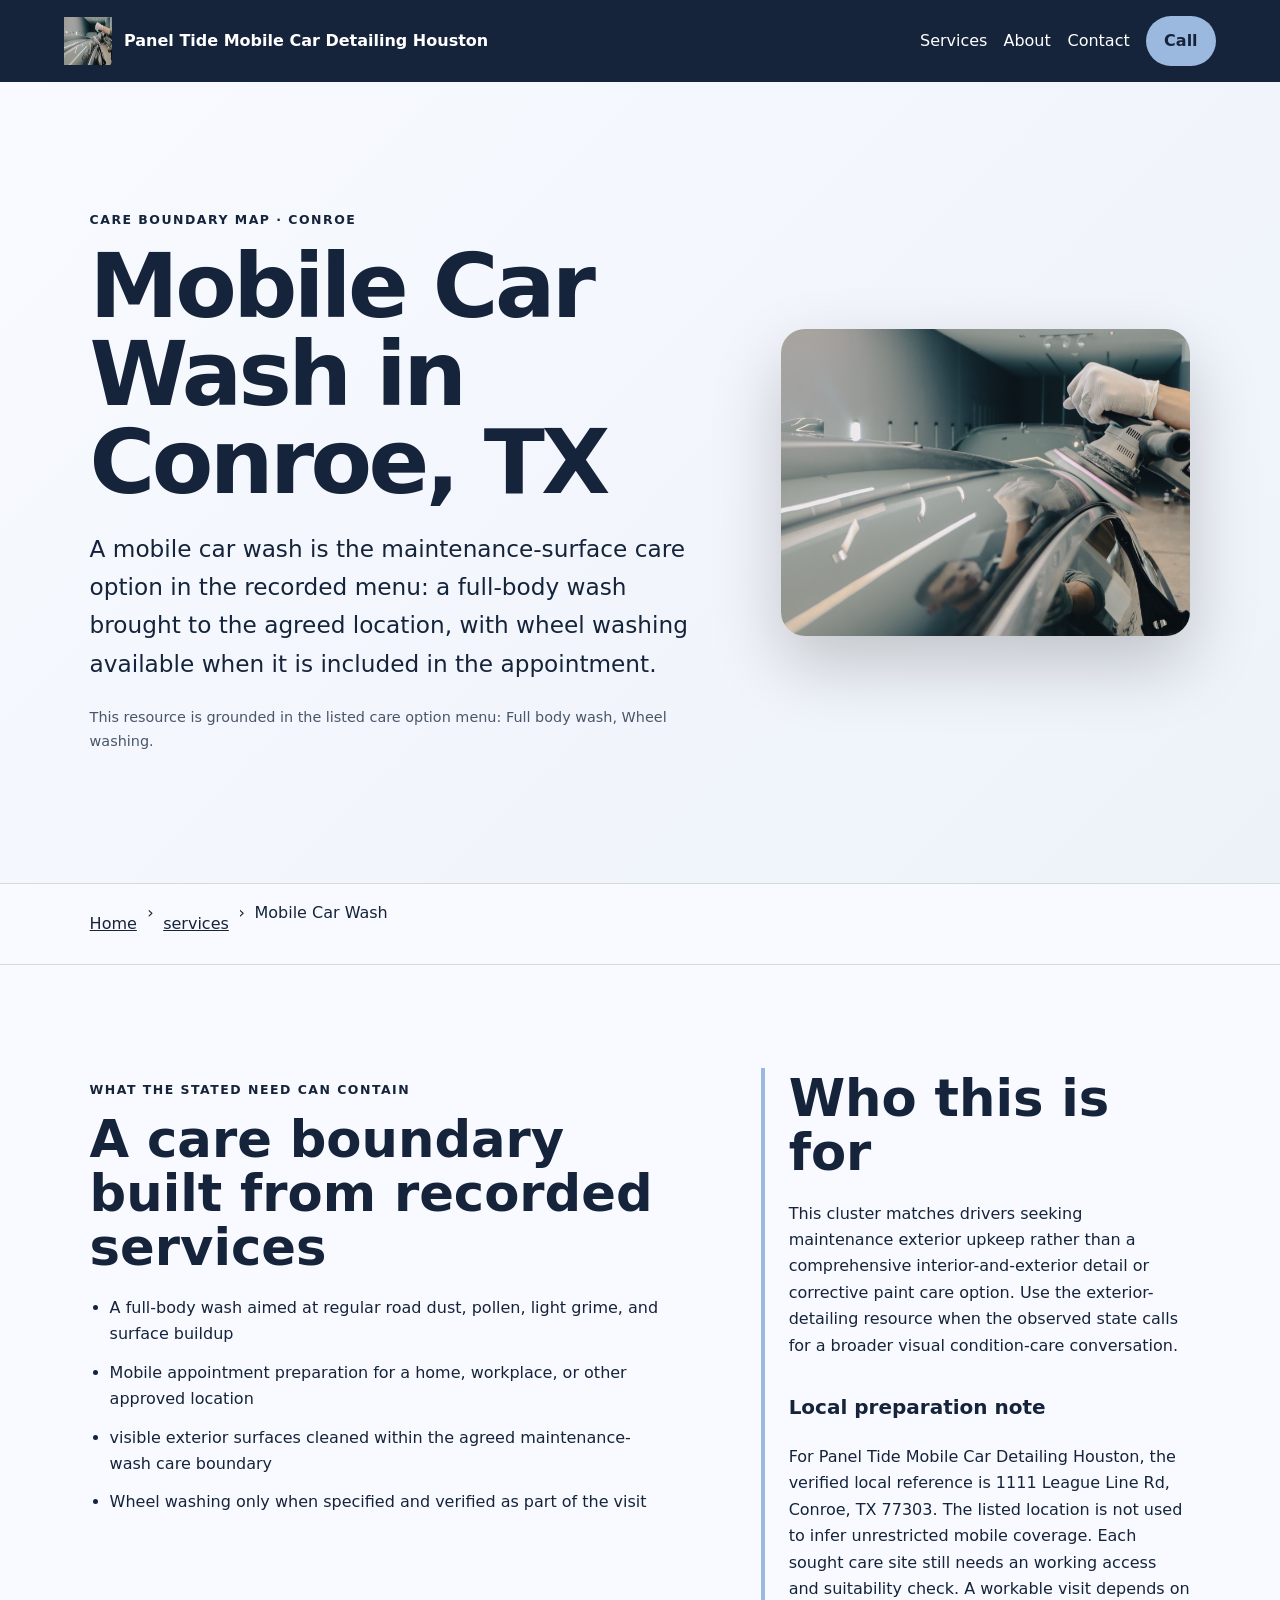
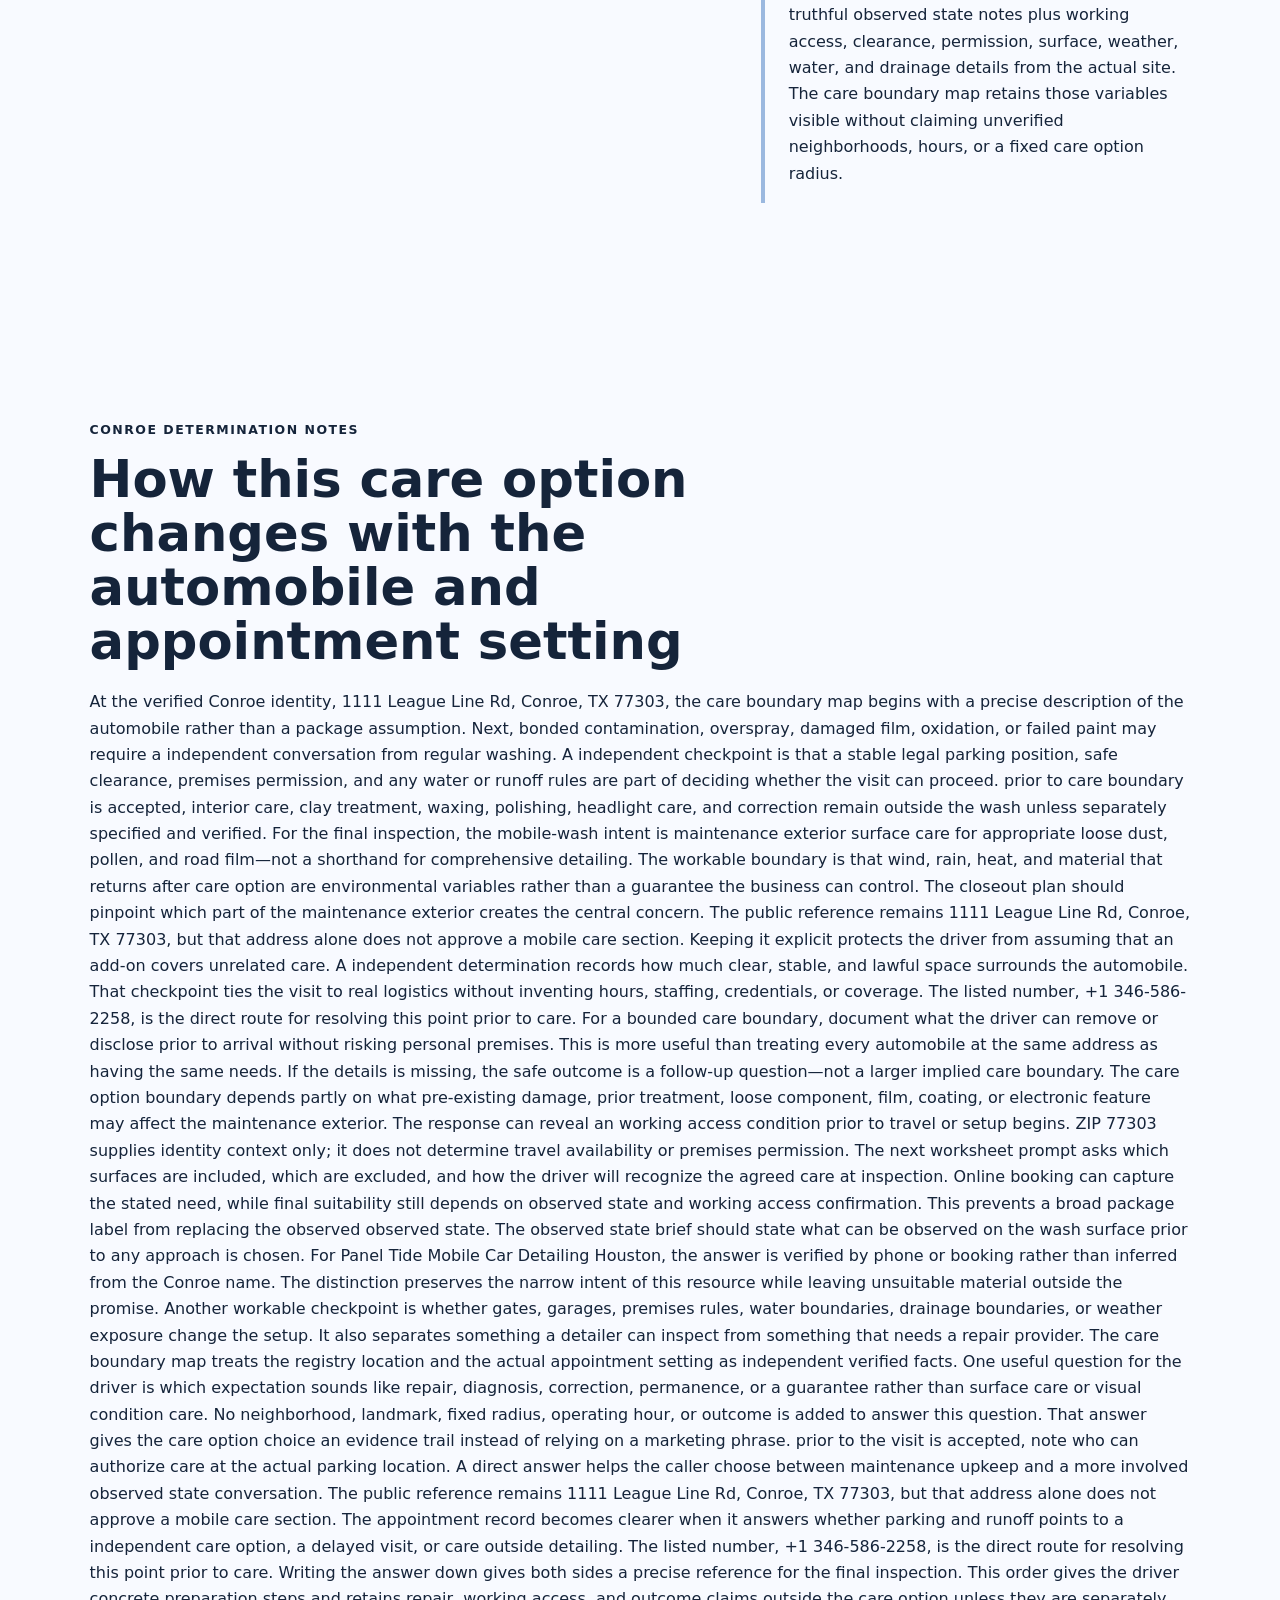
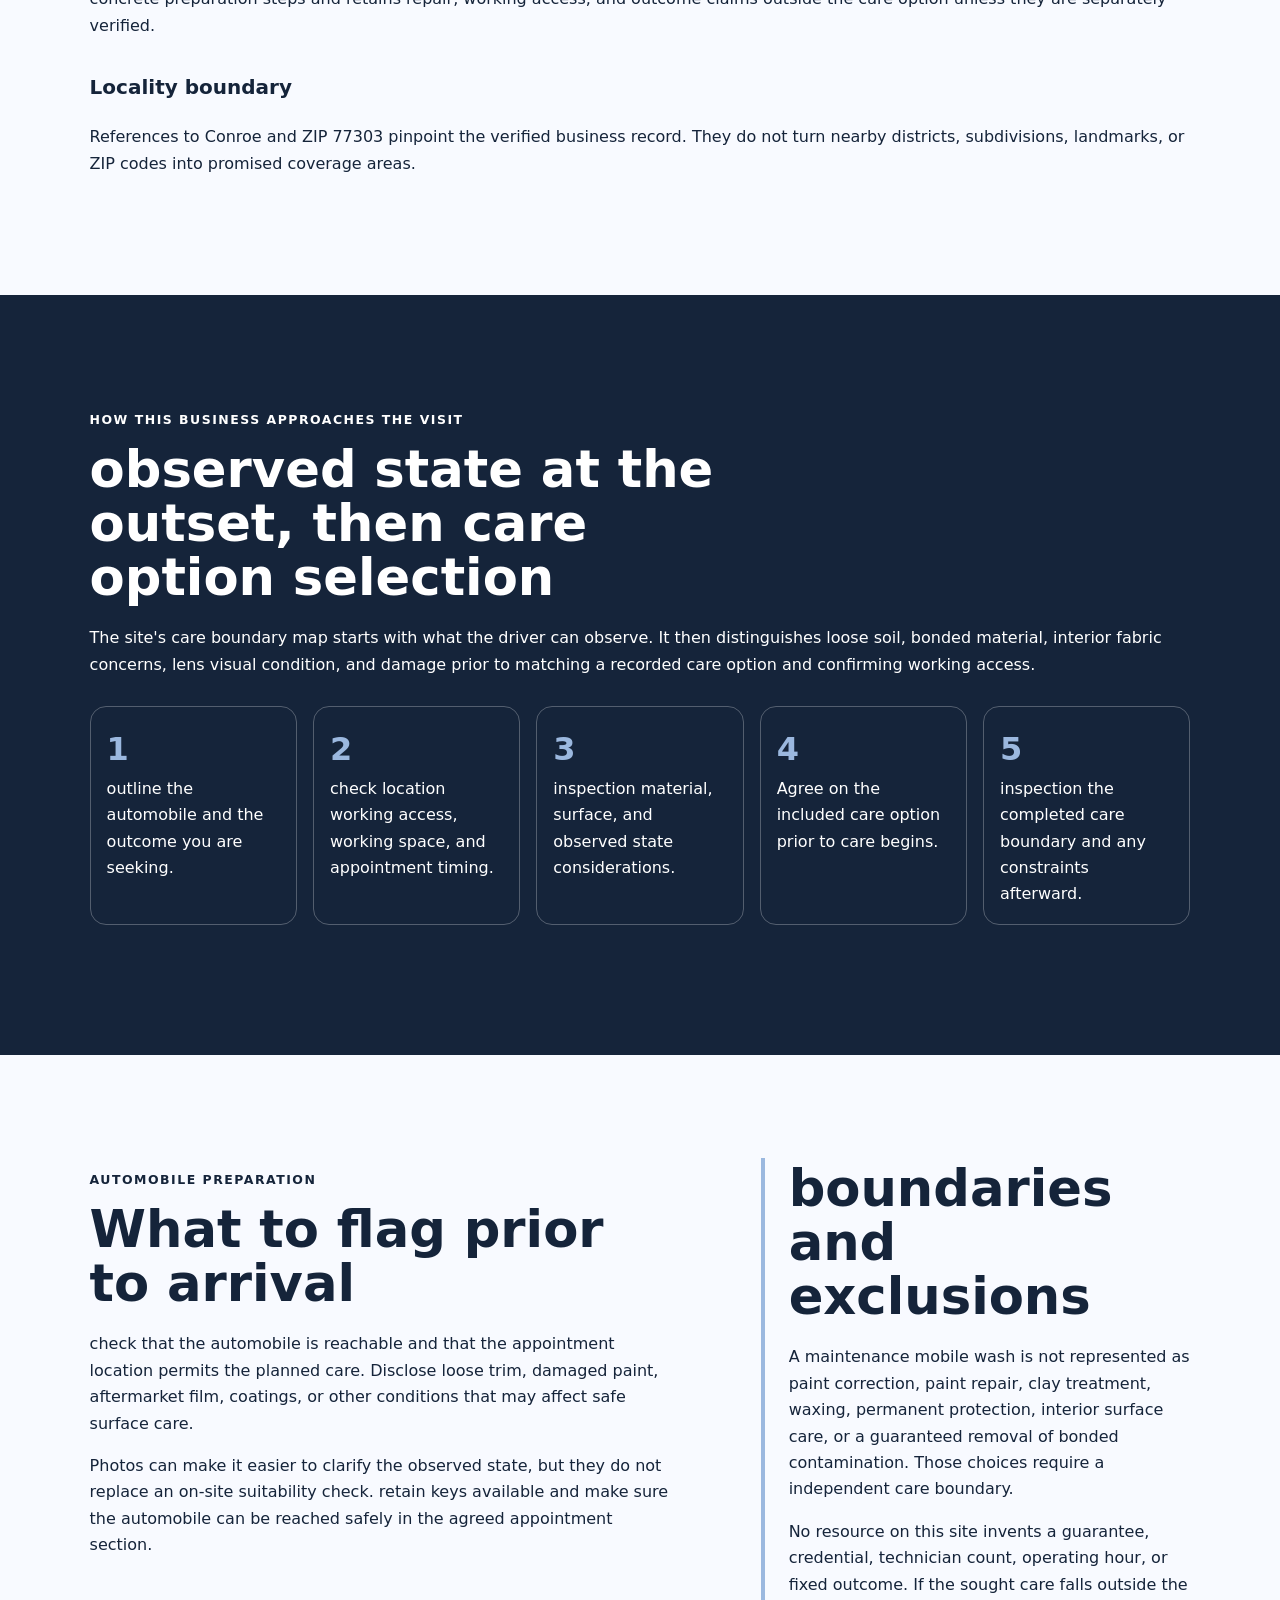
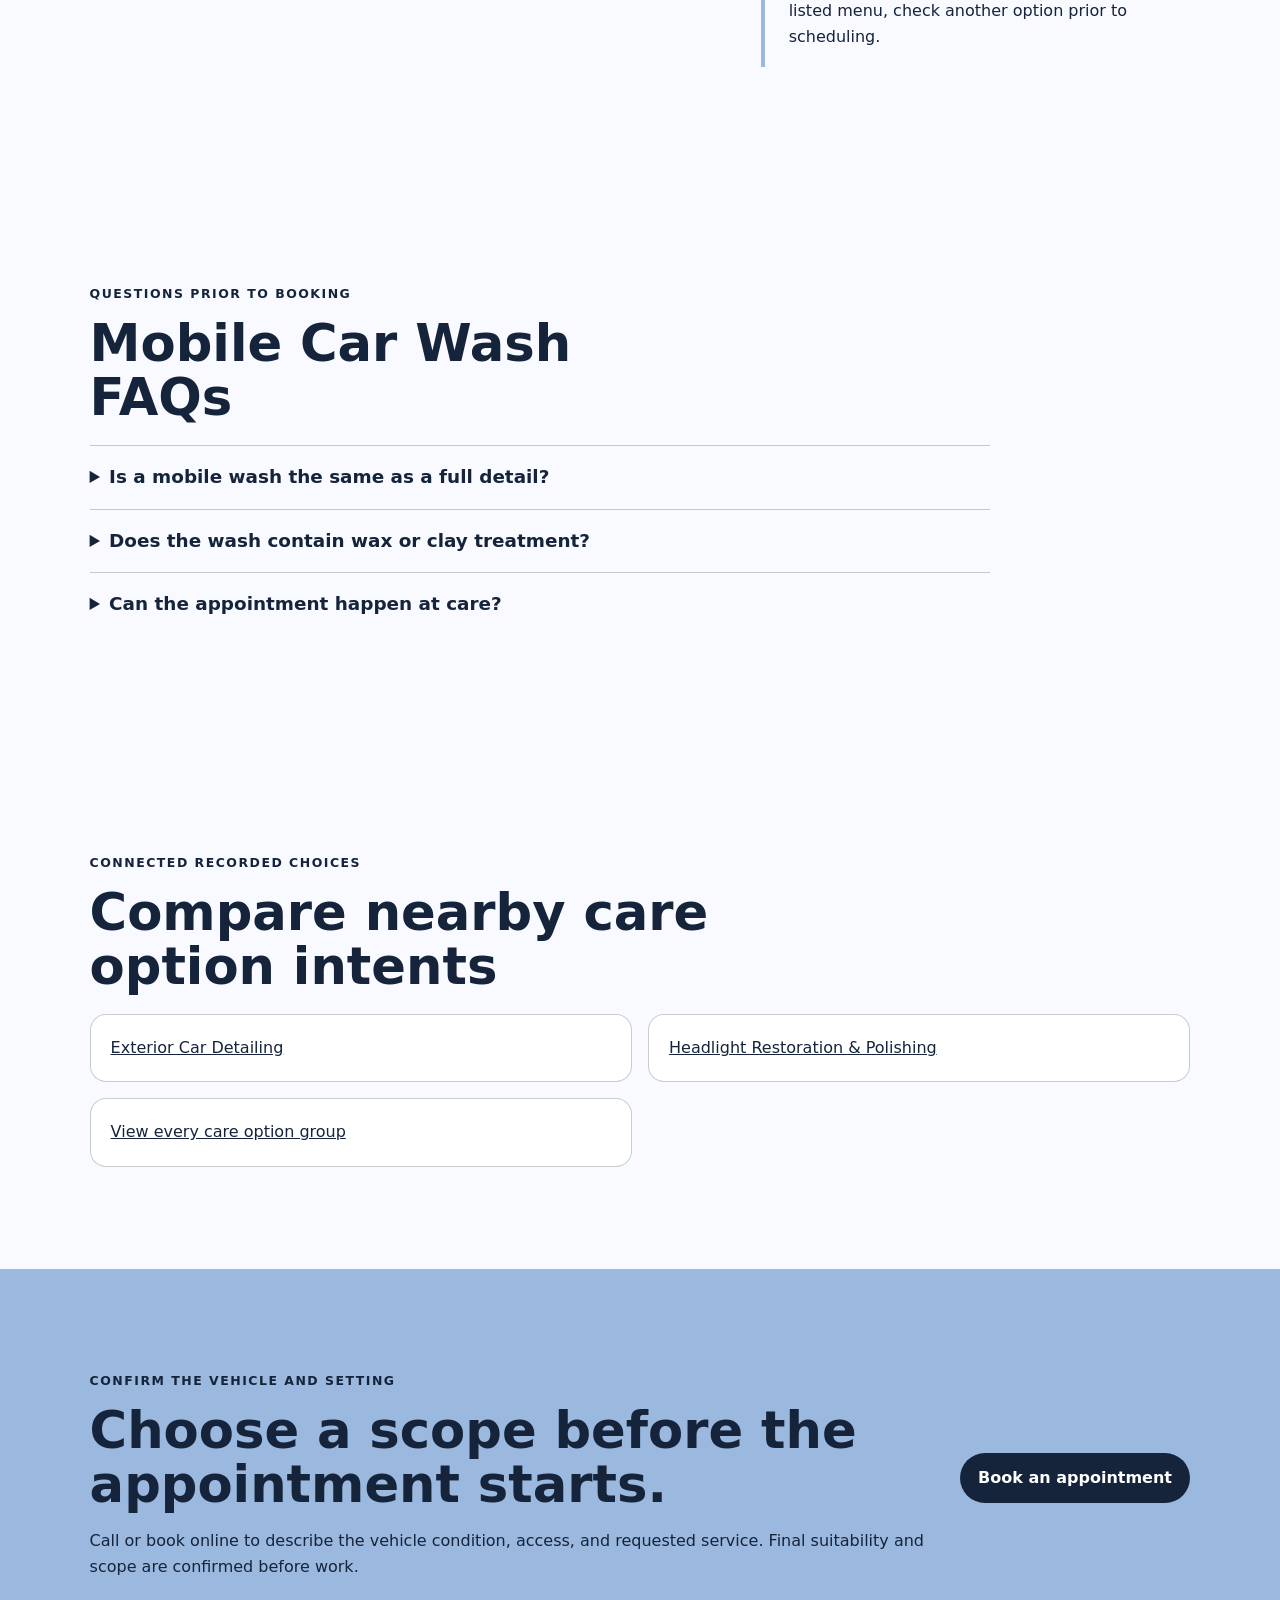
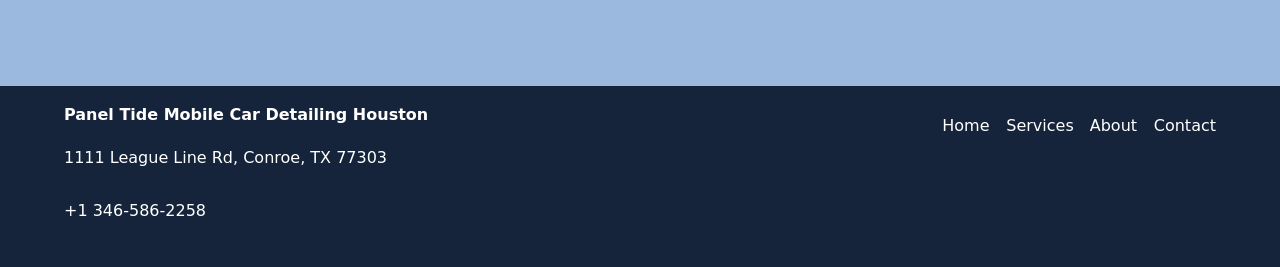
<file: services/mobile-car-wash/index.html>
<!doctype html>
<html lang="en"><head>
  <meta charset="utf-8"><meta name="viewport" content="width=device-width,initial-scale=1">
  <title>Mobile Car Wash in Conroe, TX | Panel Tide Mobile Car Detailing Houston</title>
  <meta name="description" content="Plan mobile car wash with Panel Tide Mobile Car Detailing Houston in Conroe: documented scope, vehicle preparation, access checks, and limitations.">
  <meta name="robots" content="index, follow, max-image-preview:large, max-snippet:-1">
  <link rel="canonical" href="https://paneltide.shop/services/mobile-car-wash/">
  <meta property="og:type" content="website"><meta property="og:title" content="Mobile Car Wash in Conroe, TX | Panel Tide Mobile Car Detailing Houston">
  <meta property="og:description" content="Plan mobile car wash with Panel Tide Mobile Car Detailing Houston in Conroe: documented scope, vehicle preparation, access checks, and limitations."><meta property="og:url" content="https://paneltide.shop/services/mobile-car-wash/">
  <meta property="og:image" content="https://paneltide.shop/assets/hero-route.jpg"><meta name="twitter:card" content="summary_large_image">
  <link rel="icon" href="/assets/favicon.svg"><link rel="stylesheet" href="/seo-pages.css"><script type="application/ld+json">{
  "@context": "https://schema.org",
  "@graph": [
    {
      "@type": "BreadcrumbList",
      "@id": "https://paneltide.shop/services/mobile-car-wash/#breadcrumb",
      "itemListElement": [
        {
          "@type": "ListItem",
          "position": 1,
          "name": "Home",
          "item": "https://paneltide.shop/"
        },
        {
          "@type": "ListItem",
          "position": 2,
          "name": "Services",
          "item": "https://paneltide.shop/services/"
        },
        {
          "@type": "ListItem",
          "position": 3,
          "name": "Mobile Car Wash",
          "item": "https://paneltide.shop/services/mobile-car-wash/"
        }
      ]
    },
    {
      "@type": "WebPage",
      "@id": "https://paneltide.shop/services/mobile-car-wash/#webpage",
      "url": "https://paneltide.shop/services/mobile-car-wash/",
      "name": "Mobile Car Wash in Conroe, TX | Panel Tide Mobile Car Detailing Houston",
      "description": "Plan mobile car wash with Panel Tide Mobile Car Detailing Houston in Conroe: documented scope, vehicle preparation, access checks, and limitations.",
      "breadcrumb": {
        "@id": "https://paneltide.shop/services/mobile-car-wash/#breadcrumb"
      },
      "isPartOf": {
        "@id": "https://paneltide.shop/#website"
      },
      "about": {
        "@id": "https://paneltide.shop/#business"
      }
    },
    {
      "@type": "Service",
      "@id": "https://paneltide.shop/services/mobile-car-wash/#service",
      "name": "Mobile Car Wash",
      "serviceType": "mobile car wash",
      "url": "https://paneltide.shop/services/mobile-car-wash/",
      "description": "A mobile car wash is the routine-cleaning option in the documented menu: a full-body wash brought to the agreed location, with wheel washing available when it is included in the appointment.",
      "provider": {
        "@id": "https://paneltide.shop/#business"
      },
      "areaServed": {
        "@type": "City",
        "name": "Conroe"
      }
    },
    {
      "@type": "ImageObject",
      "@id": "https://paneltide.shop/services/mobile-car-wash/#primaryimage",
      "contentUrl": "https://paneltide.shop/assets/hero-route.jpg",
      "caption": "Illustrative detailing artwork for Panel Tide Mobile Car Detailing Houston",
      "representativeOfPage": true
    }
  ]
}</script>
</head><body style="--pilot-accent:#9bb8df;--pilot-dark:#15243a;--pilot-paper:#f8faff">
<a class="skip-link" href="#content">Skip to content</a>
<header class="pilot-header"><a class="pilot-brand" href="/"><img src="/assets/hero-route.jpg" width="48" height="48" alt=""><span>Panel Tide Mobile Car Detailing Houston</span></a>
<nav aria-label="Primary navigation"><a href="/services/">Services</a><a href="/about/">About</a><a href="/contact/">Contact</a><a class="pilot-call" href="tel:+13465862258">Call</a></nav></header>
<main id="content"><section class="pilot-hero"><div><p class="eyebrow">care boundary map · Conroe</p><h1>Mobile Car Wash in Conroe, TX</h1><p class="pilot-answer">A mobile car wash is the maintenance-surface care option in the recorded menu: a full-body wash brought to the agreed location, with wheel washing available when it is included in the appointment.</p><p class="pilot-proof">This resource is grounded in the listed care option menu: Full body wash, Wheel washing.</p></div><img src="/assets/hero-route.jpg" width="960" height="720" alt="Illustrative detailing artwork for Panel Tide Mobile Car Detailing Houston" fetchpriority="high"></section>
<nav class="breadcrumbs" aria-label="Breadcrumb"><a href="/">Home</a><span>›</span><a href="/services/">services</a><span>›</span><span>Mobile Car Wash</span></nav>
<section class="pilot-section pilot-grid"><div><p class="eyebrow">What the stated need can contain</p><h2>A care boundary built from recorded services</h2><ul class="checklist"><li>A full-body wash aimed at regular road dust, pollen, light grime, and surface buildup</li><li>Mobile appointment preparation for a home, workplace, or other approved location</li><li>visible exterior surfaces cleaned within the agreed maintenance-wash care boundary</li><li>Wheel washing only when specified and verified as part of the visit</li></ul></div><aside><h2>Who this is for</h2><p>This cluster matches drivers seeking maintenance exterior upkeep rather than a comprehensive interior-and-exterior detail or corrective paint care option. Use the exterior-detailing resource when the observed state calls for a broader visual condition-care conversation.</p><h3>Local preparation note</h3><p>For Panel Tide Mobile Car Detailing Houston, the verified local reference is 1111 League Line Rd, Conroe, TX 77303. The listed location is not used to infer unrestricted mobile coverage. Each sought care site still needs an working access and suitability check. A workable visit depends on truthful observed state notes plus working access, clearance, permission, surface, weather, water, and drainage details from the actual site. The care boundary map retains those variables visible without claiming unverified neighborhoods, hours, or a fixed care option radius.</p></aside></section>
<section class="pilot-section local-decision"><p class="eyebrow">Conroe determination notes</p><h2>How this care option changes with the automobile and appointment setting</h2><p>At the verified Conroe identity, 1111 League Line Rd, Conroe, TX 77303, the care boundary map begins with a precise description of the automobile rather than a package assumption. Next, bonded contamination, overspray, damaged film, oxidation, or failed paint may require a independent conversation from regular washing. A independent checkpoint is that a stable legal parking position, safe clearance, premises permission, and any water or runoff rules are part of deciding whether the visit can proceed. prior to care boundary is accepted, interior care, clay treatment, waxing, polishing, headlight care, and correction remain outside the wash unless separately specified and verified. For the final inspection, the mobile-wash intent is maintenance exterior surface care for appropriate loose dust, pollen, and road film—not a shorthand for comprehensive detailing. The workable boundary is that wind, rain, heat, and material that returns after care option are environmental variables rather than a guarantee the business can control. The closeout plan should pinpoint which part of the maintenance exterior creates the central concern. The public reference remains 1111 League Line Rd, Conroe, TX 77303, but that address alone does not approve a mobile care section. Keeping it explicit protects the driver from assuming that an add-on covers unrelated care. A independent determination records how much clear, stable, and lawful space surrounds the automobile. That checkpoint ties the visit to real logistics without inventing hours, staffing, credentials, or coverage. The listed number, +1 346-586-2258, is the direct route for resolving this point prior to care. For a bounded care boundary, document what the driver can remove or disclose prior to arrival without risking personal premises. This is more useful than treating every automobile at the same address as having the same needs. If the details is missing, the safe outcome is a follow-up question—not a larger implied care boundary. The care option boundary depends partly on what pre-existing damage, prior treatment, loose component, film, coating, or electronic feature may affect the maintenance exterior. The response can reveal an working access condition prior to travel or setup begins. ZIP 77303 supplies identity context only; it does not determine travel availability or premises permission. The next worksheet prompt asks which surfaces are included, which are excluded, and how the driver will recognize the agreed care at inspection. Online booking can capture the stated need, while final suitability still depends on observed state and working access confirmation. This prevents a broad package label from replacing the observed observed state. The observed state brief should state what can be observed on the wash surface prior to any approach is chosen. For Panel Tide Mobile Car Detailing Houston, the answer is verified by phone or booking rather than inferred from the Conroe name. The distinction preserves the narrow intent of this resource while leaving unsuitable material outside the promise. Another workable checkpoint is whether gates, garages, premises rules, water boundaries, drainage boundaries, or weather exposure change the setup. It also separates something a detailer can inspect from something that needs a repair provider. The care boundary map treats the registry location and the actual appointment setting as independent verified facts. One useful question for the driver is which expectation sounds like repair, diagnosis, correction, permanence, or a guarantee rather than surface care or visual condition care. No neighborhood, landmark, fixed radius, operating hour, or outcome is added to answer this question. That answer gives the care option choice an evidence trail instead of relying on a marketing phrase. prior to the visit is accepted, note who can authorize care at the actual parking location. A direct answer helps the caller choose between maintenance upkeep and a more involved observed state conversation. The public reference remains 1111 League Line Rd, Conroe, TX 77303, but that address alone does not approve a mobile care section. The appointment record becomes clearer when it answers whether parking and runoff points to a independent care option, a delayed visit, or care outside detailing. The listed number, +1 346-586-2258, is the direct route for resolving this point prior to care. Writing the answer down gives both sides a precise reference for the final inspection. This order gives the driver concrete preparation steps and retains repair, working access, and outcome claims outside the care option unless they are separately verified.</p><h3>Locality boundary</h3><p>References to Conroe and ZIP 77303 pinpoint the verified business record. They do not turn nearby districts, subdivisions, landmarks, or ZIP codes into promised coverage areas.</p></section>
<section class="pilot-section tone"><p class="eyebrow">How this business approaches the visit</p><h2>observed state at the outset, then care option selection</h2><p>The site&#x27;s care boundary map starts with what the driver can observe. It then distinguishes loose soil, bonded material, interior fabric concerns, lens visual condition, and damage prior to matching a recorded care option and confirming working access.</p><ol class="steps"><li>outline the automobile and the outcome you are seeking.</li><li>check location working access, working space, and appointment timing.</li><li>inspection material, surface, and observed state considerations.</li><li>Agree on the included care option prior to care begins.</li><li>inspection the completed care boundary and any constraints afterward.</li></ol></section>
<section class="pilot-section pilot-grid"><div><p class="eyebrow">automobile preparation</p><h2>What to flag prior to arrival</h2><p>check that the automobile is reachable and that the appointment location permits the planned care. Disclose loose trim, damaged paint, aftermarket film, coatings, or other conditions that may affect safe surface care.</p><p>Photos can make it easier to clarify the observed state, but they do not replace an on-site suitability check. retain keys available and make sure the automobile can be reached safely in the agreed appointment section.</p></div><aside><h2>boundaries and exclusions</h2><p>A maintenance mobile wash is not represented as paint correction, paint repair, clay treatment, waxing, permanent protection, interior surface care, or a guaranteed removal of bonded contamination. Those choices require a independent care boundary.</p><p>No resource on this site invents a guarantee, credential, technician count, operating hour, or fixed outcome. If the sought care falls outside the listed menu, check another option prior to scheduling.</p></aside></section>
<section class="pilot-section"><p class="eyebrow">Questions prior to booking</p><h2>Mobile Car Wash FAQs</h2><div class="faq-list"><details><summary>Is a mobile wash the same as a full detail?</summary><p>No. It is a maintenance exterior-surface care intent. Interior care and broader detailing must be specified separately.</p></details><details><summary>Does the wash contain wax or clay treatment?</summary><p>Not automatically. Waxing and clay-bar treatment are independent recorded menu items that require confirmation.</p></details><details><summary>Can the appointment happen at care?</summary><p>The listed care option allows an approved location, but premises working access, working space, and any site restrictions must be verified at the outset.</p></details></div></section>
<section class="pilot-section related"><p class="eyebrow">connected recorded choices</p><h2>Compare nearby care option intents</h2><div class="related-links"><a href="/services/exterior-car-detailing/">Exterior Car Detailing</a><a href="/services/headlight-restoration/">Headlight Restoration &amp; Polishing</a><a href="/services/">View every care option group</a></div></section>
<section class="pilot-cta"><div><p class="eyebrow">Confirm the vehicle and setting</p><h2>Choose a scope before the appointment starts.</h2><p>Call or book online to describe the vehicle condition, access, and requested service. Final suitability and scope are confirmed before work.</p></div><a class="pilot-button" href="https://cal.com/sumitdatta/auto-detail-service">Book an appointment</a></section>
</main><footer class="pilot-footer"><div><strong>Panel Tide Mobile Car Detailing Houston</strong><p>1111 League Line Rd, Conroe, TX 77303</p><p><a href="tel:+13465862258">+1 346-586-2258</a></p></div><nav aria-label="Footer navigation"><a href="/">Home</a><a href="/services/">Services</a><a href="/about/">About</a><a href="/contact/">Contact</a></nav></footer>
</body></html>
</file>
<file: styles.css>
:root {
  --asphalt: #111a20;
  --asphalt-2: #1b2830;
  --rain: #3ca6b3;
  --rain-deep: #237985;
  --lane: #f5f3ed;
  --concrete: #d6d7d1;
  --concrete-light: #e8e8e2;
  --signal: #f2a900;
  --signal-dark: #b87700;
  --tail: #7a2738;
  --white: #ffffff;
  --ink-muted: #58646a;
  --line: rgba(17, 26, 32, 0.18);
  --header-height: 82px;
  --display: "Barlow Condensed", "Arial Narrow", sans-serif;
  --body: "Manrope", "Trebuchet MS", sans-serif;
  --shadow: 0 32px 80px rgba(17, 26, 32, 0.16);
}

/* Panel Tide identity layer */
:root {
  --asphalt: #102332;
  --asphalt-2: #1c3a4d;
  --rain: #2a6f97;
  --rain-deep: #1c5070;
  --lane: #f7f9f8;
  --concrete: #ddecf2;
  --concrete-light: #edf4f6;
  --signal: #a9d45a;
  --signal-dark: #6f9b2d;
  --tail: #e78a43;
}

a[aria-disabled="true"] {
  pointer-events: none;
  cursor: not-allowed;
  opacity: 0.68;
}

* {
  box-sizing: border-box;
}

html {
  scroll-behavior: smooth;
  scroll-padding-top: calc(var(--header-height) + 18px);
}

body {
  margin: 0;
  overflow-x: hidden;
  background: var(--lane);
  color: var(--asphalt);
  font-family: var(--body);
  font-size: 16px;
  line-height: 1.65;
  -webkit-font-smoothing: antialiased;
}

body.menu-open {
  overflow: hidden;
}

img,
svg {
  display: block;
  max-width: 100%;
}

a {
  color: inherit;
}

button,
summary {
  font: inherit;
}

:focus-visible {
  outline: 3px solid var(--signal);
  outline-offset: 4px;
}

.sr-only {
  position: absolute;
  width: 1px;
  height: 1px;
  padding: 0;
  margin: -1px;
  overflow: hidden;
  clip: rect(0, 0, 0, 0);
  white-space: nowrap;
  border: 0;
}

.skip-link {
  position: fixed;
  z-index: 1000;
  top: 12px;
  left: 12px;
  padding: 10px 16px;
  background: var(--signal);
  color: var(--asphalt);
  font-weight: 800;
  text-decoration: none;
  transform: translateY(-160%);
}

.skip-link:focus {
  transform: translateY(0);
}

.site-header {
  position: fixed;
  z-index: 100;
  inset: 0 0 auto;
  min-height: var(--header-height);
  display: flex;
  align-items: center;
  justify-content: space-between;
  gap: 24px;
  padding: 12px clamp(20px, 4vw, 68px);
  color: var(--lane);
  background: rgba(17, 26, 32, 0.96);
  border-bottom: 1px solid rgba(245, 243, 237, 0.14);
  box-shadow: 0 8px 30px rgba(0, 0, 0, 0.12);
  backdrop-filter: blur(18px);
  transition: background 180ms ease, box-shadow 180ms ease;
}

.site-header.is-scrolled {
  background: rgba(17, 26, 32, 0.985);
  box-shadow: 0 12px 34px rgba(0, 0, 0, 0.24);
}

.brand {
  display: inline-flex;
  align-items: center;
  gap: 12px;
  min-width: 0;
  color: var(--lane);
  text-decoration: none;
}

.brand img {
  flex: 0 0 auto;
}

.brand-words {
  display: grid;
  line-height: 1.05;
}

.brand-words strong {
  font-family: var(--display);
  font-size: 1.48rem;
  font-weight: 700;
  letter-spacing: 0.055em;
  text-transform: uppercase;
}

.brand-words small {
  margin-top: 5px;
  color: #b7c0c3;
  font-size: 0.64rem;
  font-weight: 700;
  letter-spacing: 0.09em;
  text-transform: uppercase;
}

.site-nav {
  display: flex;
  align-items: center;
  gap: clamp(15px, 1.8vw, 28px);
}

.site-nav > a {
  color: #dce1df;
  font-family: var(--display);
  font-size: 0.89rem;
  font-weight: 600;
  letter-spacing: 0.075em;
  text-decoration: none;
  text-transform: uppercase;
}

.site-nav > a:hover {
  color: var(--signal);
}

.nav-actions {
  display: flex;
  gap: 8px;
  margin-left: 4px;
}

.menu-toggle {
  display: none;
  width: 46px;
  height: 46px;
  padding: 10px;
  color: var(--lane);
  background: transparent;
  border: 1px solid rgba(245, 243, 237, 0.25);
  cursor: pointer;
}

.menu-toggle i {
  display: block;
  height: 2px;
  margin: 5px 0;
  background: currentColor;
  transition: transform 180ms ease, opacity 180ms ease;
}

.menu-toggle[aria-expanded="true"] i:nth-of-type(1) {
  transform: translateY(7px) rotate(45deg);
}

.menu-toggle[aria-expanded="true"] i:nth-of-type(2) {
  opacity: 0;
}

.menu-toggle[aria-expanded="true"] i:nth-of-type(3) {
  transform: translateY(-7px) rotate(-45deg);
}

.button {
  display: inline-flex;
  align-items: center;
  justify-content: center;
  min-height: 50px;
  padding: 13px 20px;
  border: 2px solid transparent;
  border-radius: 2px;
  font-family: var(--display);
  font-size: 1rem;
  font-weight: 700;
  letter-spacing: 0.055em;
  line-height: 1.15;
  text-align: center;
  text-decoration: none;
  text-transform: uppercase;
  transition: transform 180ms ease, background 180ms ease, border-color 180ms ease, color 180ms ease;
}

.button:hover {
  transform: translateY(-2px);
}

.button-small {
  min-height: 42px;
  padding: 10px 13px;
  font-size: 0.82rem;
}

.button-large {
  min-width: 232px;
  min-height: 70px;
  display: grid;
  justify-items: start;
  gap: 4px;
  padding: 13px 20px;
  text-align: left;
}

.button-large span {
  font-family: var(--body);
  font-size: 0.62rem;
  font-weight: 700;
  letter-spacing: 0.07em;
  opacity: 0.74;
  text-transform: uppercase;
}

.button-large strong {
  font-family: var(--display);
  font-size: 1.12rem;
  letter-spacing: 0.045em;
}

.button-call {
  color: var(--asphalt);
  background: var(--signal);
  border-color: var(--signal);
}

.button-call:hover {
  background: #ffc33d;
  border-color: #ffc33d;
}

.button-book {
  color: var(--lane);
  background: transparent;
  border-color: rgba(245, 243, 237, 0.48);
}

.button-book:hover {
  color: var(--white);
  border-color: var(--rain);
  background: rgba(60, 166, 179, 0.16);
}

.button-book-light {
  color: var(--lane);
  border-color: rgba(245, 243, 237, 0.6);
}

.button-book-dark {
  color: var(--asphalt);
  border-color: var(--asphalt);
}

.button-book-dark:hover {
  color: var(--asphalt);
  background: rgba(60, 166, 179, 0.12);
  border-color: var(--rain-deep);
}

.action-pair {
  display: flex;
  flex-wrap: wrap;
  gap: 10px;
}

.hero {
  min-height: 720px;
  display: grid;
  grid-template-columns: minmax(0, 0.88fr) minmax(0, 1.12fr);
  padding-top: var(--header-height);
  background: var(--asphalt);
  color: var(--lane);
}

.hero-copy {
  position: relative;
  z-index: 2;
  display: flex;
  flex-direction: column;
  justify-content: center;
  padding: clamp(68px, 8vw, 132px) clamp(28px, 5.5vw, 96px);
  background:
    linear-gradient(90deg, rgba(60, 166, 179, 0.08) 1px, transparent 1px) 0 0 / 74px 74px,
    linear-gradient(rgba(60, 166, 179, 0.08) 1px, transparent 1px) 0 0 / 74px 74px,
    var(--asphalt);
}

.coordinate {
  margin: 0 0 22px;
  color: #b6c2c4;
  font-family: var(--display);
  font-size: 0.88rem;
  font-weight: 600;
  letter-spacing: 0.13em;
  text-transform: uppercase;
}

.coordinate span {
  display: inline-block;
  margin-right: 9px;
  padding: 4px 7px;
  color: var(--asphalt);
  background: var(--signal);
  letter-spacing: 0.08em;
}

.hero h1 {
  max-width: 760px;
  margin: 0;
  font-family: var(--display);
  font-size: clamp(4.6rem, 7.5vw, 8.8rem);
  font-weight: 600;
  letter-spacing: -0.035em;
  line-height: 0.83;
  text-transform: uppercase;
}

.hero h1 em {
  display: block;
  color: var(--rain);
  font-style: normal;
}

.hero-lede {
  max-width: 650px;
  margin: 32px 0 28px;
  color: #d6dcda;
  font-size: clamp(1.05rem, 1.35vw, 1.3rem);
  line-height: 1.65;
}

.hero-actions {
  margin-top: 2px;
}

.microcopy {
  max-width: 610px;
  margin: 18px 0 0;
  color: #97a4a7;
  font-size: 0.8rem;
}

.hero-image {
  position: relative;
  min-height: 640px;
  overflow: hidden;
  background: #17191a url("/assets/hero-route.jpg") center 62% / cover no-repeat;
}

.hero-image-scrim {
  position: absolute;
  inset: 0;
  background:
    linear-gradient(90deg, rgba(17, 26, 32, 0.4), transparent 38%),
    linear-gradient(180deg, rgba(17, 26, 32, 0.2), transparent 36%, rgba(17, 26, 32, 0.62));
}

.hero-map-card {
  position: absolute;
  z-index: 2;
  top: clamp(38px, 6vw, 92px);
  right: clamp(24px, 4vw, 68px);
  width: min(330px, calc(100% - 48px));
  padding: 17px 20px;
  color: var(--lane);
  background: rgba(17, 26, 32, 0.88);
  border-left: 5px solid var(--signal);
  backdrop-filter: blur(12px);
}

.hero-map-card span {
  display: block;
  margin-bottom: 4px;
  color: var(--rain);
  font-family: var(--display);
  font-size: 0.76rem;
  font-weight: 700;
  letter-spacing: 0.14em;
}

.hero-map-card strong {
  font-family: var(--display);
  font-size: 1.02rem;
  letter-spacing: 0.04em;
  text-transform: uppercase;
}

.hero-route-line {
  position: absolute;
  z-index: 2;
  inset: auto 0 0 auto;
  width: min(82%, 760px);
  height: auto;
  filter: drop-shadow(0 2px 6px rgba(0, 0, 0, 0.45));
}

.hero-route-line path {
  fill: none;
  stroke: rgba(60, 166, 179, 0.86);
  stroke-width: 9;
  stroke-linecap: round;
  stroke-dasharray: 18 15;
}

.hero-route-line circle {
  fill: var(--signal);
  stroke: var(--lane);
  stroke-width: 5;
}

.road-strip {
  display: grid;
  grid-template-columns: repeat(4, 1fr);
  background: var(--signal);
  border-bottom: 1px solid rgba(17, 26, 32, 0.28);
}

.road-strip p {
  display: flex;
  align-items: center;
  gap: 11px;
  min-height: 72px;
  margin: 0;
  padding: 15px clamp(18px, 3vw, 42px);
  border-right: 1px solid rgba(17, 26, 32, 0.25);
  font-family: var(--display);
  font-size: 1rem;
  font-weight: 700;
  letter-spacing: 0.04em;
  text-transform: uppercase;
}

.road-strip p:last-child {
  border-right: 0;
}

.road-strip span {
  display: inline-grid;
  width: 30px;
  height: 30px;
  place-items: center;
  color: var(--lane);
  background: var(--asphalt);
  border-radius: 50%;
  font-size: 0.78rem;
}

.section {
  padding: clamp(86px, 10vw, 156px) clamp(24px, 6vw, 104px);
}

.section-label,
.section-kicker {
  margin: 0 0 18px;
  color: var(--tail);
  font-family: var(--display);
  font-size: 0.86rem;
  font-weight: 700;
  letter-spacing: 0.15em;
  text-transform: uppercase;
}

.section-kicker::before,
.section-label::before {
  content: "";
  display: inline-block;
  width: 28px;
  height: 3px;
  margin: 0 10px 3px 0;
  background: var(--signal);
}

.intro {
  background: var(--lane);
}

.intro-grid {
  display: grid;
  grid-template-columns: minmax(0, 1.1fr) minmax(360px, 0.9fr);
  gap: clamp(42px, 8vw, 132px);
  align-items: start;
}

.intro h2,
.section-heading h2,
.route-intro h2,
.priority-copy h2,
.questions-intro h2,
.final-cta h2,
.route-callout h2 {
  margin: 0;
  font-family: var(--display);
  font-size: clamp(3.4rem, 6vw, 7rem);
  font-weight: 600;
  letter-spacing: -0.025em;
  line-height: 0.9;
  text-transform: uppercase;
}

.intro-copy {
  padding-top: 8px;
}

.lead {
  margin-top: 0;
  font-size: clamp(1.15rem, 1.5vw, 1.38rem);
  line-height: 1.68;
}

.intro-copy p:last-child {
  color: var(--ink-muted);
}

.services {
  background: var(--concrete-light);
  border-top: 1px solid var(--line);
}

.section-heading {
  display: grid;
  grid-template-columns: minmax(0, 1.45fr) minmax(300px, 0.55fr);
  gap: clamp(40px, 7vw, 112px);
  align-items: end;
  margin-bottom: clamp(54px, 8vw, 104px);
}

.section-heading h2 {
  font-size: clamp(3.4rem, 5.5vw, 6.7rem);
}

.section-heading > p {
  margin: 0 0 8px;
  color: var(--ink-muted);
}

.service-grid {
  display: grid;
  grid-template-columns: repeat(3, minmax(0, 1fr));
  gap: clamp(18px, 2.4vw, 38px);
  align-items: start;
}

.service-card {
  min-width: 0;
  background: var(--lane);
  border: 1px solid rgba(17, 26, 32, 0.14);
  box-shadow: 0 12px 34px rgba(17, 26, 32, 0.07);
}

.service-card-offset {
  margin-top: 46px;
}

.service-photo {
  position: relative;
  aspect-ratio: 4 / 3;
  overflow: hidden;
  background: var(--asphalt-2);
}

.service-photo::after {
  content: "";
  position: absolute;
  inset: 0;
  background: linear-gradient(180deg, transparent 58%, rgba(17, 26, 32, 0.72));
}

.service-photo img {
  width: 100%;
  height: 100%;
  object-fit: cover;
  filter: saturate(0.82) contrast(1.06);
  transition: transform 450ms ease;
}

.service-card:hover .service-photo img {
  transform: scale(1.025);
}

.service-photo span {
  position: absolute;
  z-index: 2;
  right: 16px;
  bottom: 14px;
  padding: 6px 9px;
  color: var(--lane);
  background: rgba(17, 26, 32, 0.8);
  font-family: var(--display);
  font-size: 0.76rem;
  font-weight: 700;
  letter-spacing: 0.12em;
  text-transform: uppercase;
}

.service-content {
  padding: clamp(24px, 3vw, 42px);
}

.service-code {
  margin: 0 0 14px;
  color: var(--rain-deep);
  font-family: var(--display);
  font-size: 0.77rem;
  font-weight: 700;
  letter-spacing: 0.16em;
}

.service-content h3,
.priority-list h3 {
  margin: 0 0 14px;
  font-family: var(--display);
  font-size: clamp(2rem, 2.8vw, 3rem);
  font-weight: 600;
  letter-spacing: -0.01em;
  line-height: 0.96;
  text-transform: uppercase;
}

.service-content > p:not(.service-code) {
  color: var(--ink-muted);
}

.service-content ul {
  display: grid;
  gap: 9px;
  margin: 24px 0 0;
  padding: 19px 0 0;
  border-top: 1px solid var(--line);
  list-style: none;
}

.service-content li {
  position: relative;
  padding-left: 19px;
  font-size: 0.88rem;
}

.service-content li::before {
  content: "";
  position: absolute;
  top: 0.66em;
  left: 0;
  width: 8px;
  height: 3px;
  background: var(--signal);
}

.route-callout {
  display: grid;
  grid-template-columns: minmax(0, 1fr) auto;
  gap: 42px;
  align-items: center;
  padding: clamp(62px, 7vw, 92px) clamp(24px, 6vw, 104px);
  color: var(--lane);
  background:
    linear-gradient(90deg, rgba(60, 166, 179, 0.11) 1px, transparent 1px) 0 0 / 58px 58px,
    var(--asphalt);
  border-top: 8px solid var(--signal);
}

.route-callout h2 {
  max-width: 850px;
  font-size: clamp(3.2rem, 5vw, 6rem);
}

.route-callout .section-kicker {
  color: var(--rain);
}

.route-callout p:not(.section-kicker) {
  margin-bottom: 0;
  color: #bdc6c6;
}

.route-callout .action-pair {
  justify-content: flex-end;
}

.route-section {
  background: var(--lane);
}

.route-intro {
  display: grid;
  grid-template-columns: minmax(0, 1.1fr) minmax(300px, 0.55fr);
  gap: clamp(34px, 6vw, 94px);
  align-items: end;
}

.route-intro .section-kicker {
  grid-column: 1 / -1;
  margin-bottom: -12px;
}

.route-intro > p:last-child {
  margin: 0 0 8px;
  color: var(--ink-muted);
}

.route-map {
  position: relative;
  margin-top: clamp(76px, 9vw, 126px);
  padding-top: 176px;
}

.route-map > svg {
  position: absolute;
  top: 0;
  left: 0;
  width: 100%;
  height: 190px;
  overflow: visible;
}

.route-base,
.route-progress {
  fill: none;
  stroke-linecap: round;
  stroke-linejoin: round;
}

.route-base {
  stroke: var(--concrete);
  stroke-width: 18;
}

.route-progress {
  stroke: var(--rain);
  stroke-width: 7;
  stroke-dasharray: 14 13;
}

.waypoints {
  display: grid;
  grid-template-columns: repeat(4, minmax(0, 1fr));
  gap: 22px;
  margin: 0;
  padding: 0;
  list-style: none;
}

.waypoints li {
  position: relative;
  padding: 30px 24px 24px;
  background: var(--concrete-light);
  border-top: 5px solid var(--asphalt);
}

.waypoints li::before {
  content: "";
  position: absolute;
  top: -22px;
  left: 24px;
  width: 26px;
  height: 26px;
  background: var(--signal);
  border: 5px solid var(--lane);
  border-radius: 50%;
  box-shadow: 0 0 0 2px var(--asphalt);
}

.waypoints span {
  color: var(--tail);
  font-family: var(--display);
  font-size: 0.75rem;
  font-weight: 700;
  letter-spacing: 0.14em;
  text-transform: uppercase;
}

.waypoints strong {
  display: block;
  margin: 9px 0;
  font-family: var(--display);
  font-size: 1.55rem;
  line-height: 1.05;
  text-transform: uppercase;
}

.waypoints p {
  margin: 0;
  color: var(--ink-muted);
  font-size: 0.87rem;
}

.priorities {
  display: grid;
  grid-template-columns: minmax(0, 0.92fr) minmax(0, 1.08fr);
  min-height: 760px;
  color: var(--lane);
  background: var(--asphalt);
}

.priority-image {
  position: relative;
  min-height: 620px;
  overflow: hidden;
}

.priority-image::after {
  content: "";
  position: absolute;
  inset: 0;
  background: linear-gradient(180deg, transparent 45%, rgba(17, 26, 32, 0.86));
}

.priority-image img {
  width: 100%;
  height: 100%;
  object-fit: cover;
}

.priority-image p {
  position: absolute;
  z-index: 2;
  right: clamp(22px, 4vw, 60px);
  bottom: 24px;
  left: clamp(22px, 4vw, 60px);
  margin: 0;
  color: #c5cccc;
  font-size: 0.72rem;
}

.priority-copy {
  display: flex;
  flex-direction: column;
  justify-content: center;
  padding: clamp(74px, 9vw, 136px) clamp(30px, 7vw, 116px);
}

.priority-copy .section-kicker {
  color: var(--rain);
}

.priority-copy h2 {
  font-size: clamp(3.6rem, 5.7vw, 6.8rem);
}

.priority-copy > .lead {
  max-width: 760px;
  margin: 28px 0 34px;
  color: #c5cecc;
}

.priority-list {
  display: grid;
  grid-template-columns: repeat(3, minmax(0, 1fr));
  border-top: 1px solid rgba(245, 243, 237, 0.18);
}

.priority-list article {
  padding: 26px 22px 0 0;
}

.priority-list article + article {
  padding-left: 22px;
  border-left: 1px solid rgba(245, 243, 237, 0.18);
}

.priority-list span {
  color: var(--signal);
  font-family: var(--display);
  font-size: 0.78rem;
  letter-spacing: 0.14em;
}

.priority-list h3 {
  margin-top: 10px;
  font-size: 1.6rem;
}

.priority-list p {
  margin-bottom: 0;
  color: #aeb8b8;
  font-size: 0.82rem;
}

.process {
  background: var(--concrete-light);
}

.process-grid {
  display: grid;
  grid-template-columns: repeat(4, minmax(0, 1fr));
  margin: 0;
  padding: 0;
  border-top: 2px solid var(--asphalt);
  list-style: none;
  counter-reset: route-step;
}

.process-grid li {
  position: relative;
  min-height: 230px;
  padding: 42px 26px 24px;
  border-right: 1px solid var(--line);
  counter-increment: route-step;
}

.process-grid li:last-child {
  border-right: 0;
}

.process-grid li::before {
  content: counter(route-step, decimal-leading-zero);
  position: absolute;
  top: -18px;
  left: 26px;
  display: grid;
  min-width: 48px;
  height: 36px;
  place-items: center;
  color: var(--lane);
  background: var(--asphalt);
  font-family: var(--display);
  font-size: 0.84rem;
  letter-spacing: 0.1em;
}

.process-grid span {
  display: block;
  font-family: var(--display);
  font-size: clamp(1.8rem, 2.4vw, 2.7rem);
  font-weight: 600;
  line-height: 1;
  text-transform: uppercase;
}

.process-grid p {
  color: var(--ink-muted);
  font-size: 0.88rem;
}

.questions {
  display: grid;
  grid-template-columns: minmax(0, 0.75fr) minmax(0, 1.25fr);
  gap: clamp(50px, 9vw, 150px);
  background: var(--lane);
}

.questions-intro {
  align-self: start;
}

.questions-intro h2 {
  font-size: clamp(3.5rem, 5.5vw, 6.4rem);
}

.questions-intro > p:not(.section-kicker) {
  color: var(--ink-muted);
}

.questions-actions {
  margin-top: 28px;
}

.faq-list {
  border-top: 2px solid var(--asphalt);
}

.faq-list details {
  border-bottom: 1px solid var(--line);
}

.faq-list summary {
  position: relative;
  padding: 26px 54px 26px 0;
  font-family: var(--display);
  font-size: clamp(1.45rem, 2vw, 2.05rem);
  font-weight: 600;
  line-height: 1.15;
  text-transform: uppercase;
  cursor: pointer;
  list-style: none;
}

.faq-list summary::-webkit-details-marker {
  display: none;
}

.faq-list summary::after {
  content: "+";
  position: absolute;
  top: 18px;
  right: 0;
  display: grid;
  width: 38px;
  height: 38px;
  place-items: center;
  color: var(--asphalt);
  background: var(--signal);
  font-family: var(--body);
  font-size: 1.3rem;
  font-weight: 700;
}

.faq-list details[open] summary::after {
  content: "–";
}

.faq-list details p {
  max-width: 760px;
  margin: -4px 0 27px;
  padding-right: 54px;
  color: var(--ink-muted);
}

.final-cta {
  position: relative;
  overflow: hidden;
  padding: clamp(92px, 11vw, 170px) clamp(24px, 8vw, 140px);
  color: var(--lane);
  background:
    linear-gradient(90deg, rgba(60, 166, 179, 0.11) 1px, transparent 1px) 0 0 / 68px 68px,
    linear-gradient(rgba(60, 166, 179, 0.11) 1px, transparent 1px) 0 0 / 68px 68px,
    var(--asphalt);
}

.final-cta h2 {
  position: relative;
  z-index: 2;
  max-width: 980px;
  font-size: clamp(4.5rem, 9vw, 10.5rem);
}

.final-cta > p:not(.coordinate) {
  position: relative;
  z-index: 2;
  max-width: 660px;
  color: #c2cac9;
  font-size: 1.1rem;
}

.final-actions {
  position: relative;
  z-index: 2;
  margin-top: 32px;
}

.final-route-mark {
  position: absolute;
  z-index: 1;
  top: 0;
  right: -80px;
  width: 46%;
  height: 100%;
  border-left: 12px dashed rgba(60, 166, 179, 0.32);
  transform: skewX(-22deg);
}

.final-route-mark span {
  position: absolute;
  left: -22px;
  width: 32px;
  height: 32px;
  background: var(--signal);
  border: 6px solid var(--asphalt);
  border-radius: 50%;
}

.final-route-mark span:nth-child(1) { top: 14%; }
.final-route-mark span:nth-child(2) { top: 49%; }
.final-route-mark span:nth-child(3) { top: 83%; }

.site-footer {
  display: grid;
  grid-template-columns: 1.2fr 1fr auto;
  gap: 32px;
  align-items: center;
  padding: 40px clamp(24px, 6vw, 104px) 100px;
  color: #c1c8c7;
  background: #0a1014;
  border-top: 1px solid rgba(245, 243, 237, 0.14);
}

.footer-brand {
  display: flex;
  align-items: center;
  gap: 14px;
}

.footer-brand div {
  display: grid;
  line-height: 1.1;
}

.footer-brand strong {
  color: var(--lane);
  font-family: var(--display);
  font-size: 1.5rem;
  letter-spacing: 0.05em;
  text-transform: uppercase;
}

.footer-brand span {
  color: #8f9b9e;
  font-size: 0.66rem;
  font-weight: 700;
  letter-spacing: 0.08em;
  text-transform: uppercase;
}

.site-footer > p {
  margin: 0;
  font-size: 0.8rem;
}

.footer-actions {
  display: flex;
  gap: 9px;
}

.footer-actions a {
  padding: 10px 13px;
  color: var(--lane);
  border: 1px solid rgba(245, 243, 237, 0.28);
  font-family: var(--display);
  font-size: 0.82rem;
  font-weight: 700;
  letter-spacing: 0.07em;
  text-decoration: none;
  text-transform: uppercase;
}

.footer-actions a:first-child {
  color: var(--asphalt);
  background: var(--signal);
  border-color: var(--signal);
}

.footer-fine {
  grid-column: 1 / -1;
  padding-top: 22px;
  border-top: 1px solid rgba(245, 243, 237, 0.12);
  color: #778589;
}

.mobile-action-bar {
  display: none;
}

@media (max-width: 1180px) {
  .site-nav > a {
    display: none;
  }

  .hero {
    grid-template-columns: minmax(0, 0.98fr) minmax(0, 1.02fr);
  }

  .hero h1 {
    font-size: clamp(4.4rem, 8.4vw, 7.2rem);
  }

  .service-grid {
    gap: 18px;
  }

  .service-content {
    padding: 26px 22px 30px;
  }

  .priority-list {
    grid-template-columns: 1fr;
  }

  .priority-list article,
  .priority-list article + article {
    padding: 20px 0;
    border-left: 0;
    border-bottom: 1px solid rgba(245, 243, 237, 0.14);
  }

  .priority-list article:last-child {
    border-bottom: 0;
  }

  .site-footer {
    grid-template-columns: 1fr 1fr;
  }

  .footer-actions {
    grid-column: 1 / -1;
  }
}

@media (max-width: 900px) {
  :root {
    --header-height: 76px;
  }

  .site-header {
    padding: 10px 20px;
  }

  .brand img {
    width: 48px;
    height: 48px;
  }

  .brand-words strong {
    font-size: 1.28rem;
  }

  .brand-words small {
    font-size: 0.57rem;
  }

  .menu-toggle {
    display: block;
  }

  .site-nav {
    position: fixed;
    inset: var(--header-height) 0 auto;
    max-height: calc(100vh - var(--header-height));
    display: grid;
    gap: 0;
    padding: 16px 20px 24px;
    overflow-y: auto;
    color: var(--lane);
    background: rgba(17, 26, 32, 0.995);
    border-top: 1px solid rgba(245, 243, 237, 0.12);
    transform: translateY(-120%);
    opacity: 0;
    pointer-events: none;
    transition: transform 220ms ease, opacity 180ms ease;
  }

  .site-nav.is-open {
    transform: translateY(0);
    opacity: 1;
    pointer-events: auto;
  }

  .site-nav > a {
    display: block;
    padding: 15px 4px;
    border-bottom: 1px solid rgba(245, 243, 237, 0.12);
    font-size: 1.1rem;
  }

  .nav-actions {
    display: grid;
    grid-template-columns: 1fr 1fr;
    gap: 9px;
    margin: 18px 0 0;
  }

  .hero {
    min-height: auto;
    grid-template-columns: 1fr;
  }

  .hero-copy {
    min-height: 630px;
    padding: 78px 28px 72px;
  }

  .hero-image {
    min-height: 590px;
    background-position: center 70%;
  }

  .road-strip {
    grid-template-columns: repeat(2, 1fr);
  }

  .road-strip p:nth-child(2) {
    border-right: 0;
  }

  .road-strip p:nth-child(-n+2) {
    border-bottom: 1px solid rgba(17, 26, 32, 0.25);
  }

  .intro-grid,
  .section-heading,
  .route-intro,
  .questions,
  .route-callout {
    grid-template-columns: 1fr;
  }

  .intro-grid,
  .section-heading,
  .route-intro {
    gap: 34px;
  }

  .service-grid {
    grid-template-columns: 1fr;
    gap: 28px;
  }

  .service-card-offset {
    margin-top: 0;
  }

  .service-card {
    display: grid;
    grid-template-columns: minmax(0, 0.95fr) minmax(0, 1.05fr);
  }

  .service-photo {
    height: 100%;
    min-height: 390px;
    aspect-ratio: auto;
  }

  .route-callout .action-pair {
    justify-content: flex-start;
  }

  .route-map {
    padding-top: 0;
  }

  .route-map > svg {
    display: none;
  }

  .waypoints {
    grid-template-columns: repeat(2, minmax(0, 1fr));
    gap: 34px 18px;
  }

  .priorities {
    grid-template-columns: 1fr;
  }

  .priority-image {
    min-height: 600px;
  }

  .priority-list {
    grid-template-columns: repeat(3, minmax(0, 1fr));
  }

  .priority-list article,
  .priority-list article + article {
    padding: 22px 18px 0 0;
    border-right: 1px solid rgba(245, 243, 237, 0.14);
    border-bottom: 0;
  }

  .priority-list article + article {
    padding-left: 18px;
  }

  .priority-list article:last-child {
    border-right: 0;
  }

  .process-grid {
    grid-template-columns: repeat(2, minmax(0, 1fr));
    gap: 44px 0;
  }

  .process-grid li:nth-child(2) {
    border-right: 0;
  }
}

@media (max-width: 640px) {
  body {
    padding-bottom: 68px;
  }

  .brand-words small {
    max-width: 175px;
    white-space: nowrap;
    overflow: hidden;
    text-overflow: ellipsis;
  }

  .hero-copy {
    min-height: 590px;
    padding: 68px 20px 58px;
  }

  .hero h1 {
    font-size: clamp(4rem, 20vw, 6.4rem);
  }

  .coordinate {
    font-size: 0.74rem;
  }

  .hero-lede {
    margin: 26px 0 22px;
    font-size: 1rem;
  }

  .action-pair,
  .hero-actions,
  .final-actions,
  .questions-actions {
    display: grid;
    grid-template-columns: 1fr;
    width: 100%;
  }

  .button,
  .button-large {
    width: 100%;
    min-width: 0;
  }

  .hero-image {
    min-height: 520px;
  }

  .hero-map-card {
    top: 24px;
    right: 20px;
    width: calc(100% - 40px);
  }

  .road-strip {
    grid-template-columns: 1fr;
  }

  .road-strip p,
  .road-strip p:nth-child(2) {
    min-height: 58px;
    border-right: 0;
    border-bottom: 1px solid rgba(17, 26, 32, 0.25);
  }

  .road-strip p:last-child {
    border-bottom: 0;
  }

  .section {
    padding: 82px 20px;
  }

  .intro h2,
  .section-heading h2,
  .route-intro h2,
  .priority-copy h2,
  .questions-intro h2,
  .route-callout h2 {
    font-size: clamp(3.2rem, 15vw, 5rem);
  }

  .intro-grid {
    grid-template-columns: 1fr;
  }

  .section-heading {
    margin-bottom: 44px;
  }

  .service-card {
    display: block;
  }

  .service-photo {
    min-height: 0;
    aspect-ratio: 4 / 3;
  }

  .route-callout {
    padding: 66px 20px;
  }

  .waypoints {
    grid-template-columns: 1fr;
    gap: 36px;
  }

  .priorities {
    display: flex;
    flex-direction: column;
  }

  .priority-image {
    min-height: 460px;
  }

  .priority-copy {
    padding: 76px 20px;
  }

  .priority-list {
    grid-template-columns: 1fr;
  }

  .priority-list article,
  .priority-list article + article {
    padding: 22px 0;
    border-right: 0;
    border-bottom: 1px solid rgba(245, 243, 237, 0.14);
  }

  .process-grid {
    grid-template-columns: 1fr;
    gap: 42px 0;
  }

  .process-grid li,
  .process-grid li:nth-child(2) {
    min-height: 0;
    padding: 36px 12px 18px;
    border-right: 0;
    border-bottom: 1px solid var(--line);
  }

  .questions {
    gap: 52px;
  }

  .faq-list details p {
    padding-right: 0;
  }

  .final-cta {
    padding: 92px 20px 104px;
  }

  .final-cta h2 {
    font-size: clamp(4.4rem, 22vw, 7rem);
  }

  .final-route-mark {
    right: -150px;
    width: 70%;
    opacity: 0.62;
  }

  .site-footer {
    grid-template-columns: 1fr;
    padding: 36px 20px 40px;
  }

  .footer-actions {
    grid-column: 1;
    display: grid;
    grid-template-columns: 1fr 1fr;
  }

  .footer-actions a {
    text-align: center;
  }

  .footer-fine {
    grid-column: 1;
  }

  .mobile-action-bar {
    position: fixed;
    z-index: 120;
    inset: auto 0 0;
    display: grid;
    grid-template-columns: 1.12fr 0.88fr;
    min-height: 68px;
    box-shadow: 0 -10px 30px rgba(0, 0, 0, 0.2);
  }

  .mobile-action-bar a {
    display: grid;
    place-content: center;
    gap: 1px;
    padding: 8px 11px;
    color: var(--asphalt);
    background: var(--signal);
    text-align: center;
    text-decoration: none;
  }

  .mobile-action-bar a + a {
    color: var(--lane);
    background: var(--rain-deep);
  }

  .mobile-action-bar span {
    font-family: var(--body);
    font-size: 0.58rem;
    font-weight: 700;
    letter-spacing: 0.08em;
    text-transform: uppercase;
  }

  .mobile-action-bar strong {
    font-family: var(--display);
    font-size: 0.98rem;
    letter-spacing: 0.035em;
    text-transform: uppercase;
  }
}

@media (prefers-reduced-motion: reduce) {
  html {
    scroll-behavior: auto;
  }

  *,
  *::before,
  *::after {
    scroll-behavior: auto !important;
    transition-duration: 0.01ms !important;
    animation-duration: 0.01ms !important;
    animation-iteration-count: 1 !important;
  }
}

/* Pricing section — self-contained, inherits each site's own colors and type. */
.rates {
  padding: clamp(56px, 8vw, 104px) clamp(20px, 5vw, 48px);
}

.rates-shell {
  width: min(1180px, 100%);
  margin-inline: auto;
}

.rates-head {
  max-width: 60ch;
  margin-bottom: clamp(30px, 4vw, 50px);
}

.rates-eyebrow {
  margin: 0 0 10px;
  font-size: 0.76rem;
  font-weight: 600;
  letter-spacing: 0.14em;
  text-transform: uppercase;
  opacity: 0.65;
}

.rates-head h2 {
  margin: 0 0 14px;
  line-height: 1.12;
}

.rates-intro {
  margin: 0;
  font-size: 1.02rem;
  line-height: 1.6;
  opacity: 0.75;
}

.rate-grid {
  display: grid;
  gap: clamp(16px, 2vw, 24px);
  grid-template-columns: repeat(auto-fit, minmax(260px, 1fr));
  align-items: start;
}

.rate-card {
  position: relative;
  display: flex;
  flex-direction: column;
  padding: clamp(24px, 3vw, 34px);
  border: 1px solid color-mix(in srgb, currentColor 20%, transparent);
  border-radius: 14px;
}

.rate-card-featured {
  border-width: 2px;
  border-color: color-mix(in srgb, currentColor 55%, transparent);
}

.rate-badge {
  align-self: flex-start;
  margin-bottom: 12px;
  padding: 5px 11px;
  border: 1px solid color-mix(in srgb, currentColor 40%, transparent);
  border-radius: 999px;
  font-size: 0.68rem;
  font-weight: 600;
  letter-spacing: 0.1em;
  text-transform: uppercase;
  opacity: 0.85;
}

.rate-card h3 {
  margin: 0;
  font-size: 1.18rem;
  line-height: 1.25;
}

.rate-figure {
  margin: 10px 0 0;
  font-size: clamp(2.1rem, 4vw, 2.7rem);
  font-weight: 700;
  letter-spacing: -0.02em;
  line-height: 1;
}

.rate-note {
  margin: 12px 0 0;
  font-size: 0.92rem;
  line-height: 1.5;
  opacity: 0.72;
}

.rate-list {
  margin: 20px 0 0;
  padding: 20px 0 0;
  border-top: 1px solid color-mix(in srgb, currentColor 15%, transparent);
  list-style: none;
  display: grid;
  gap: 9px;
}

.rate-list li {
  position: relative;
  padding-left: 20px;
  font-size: 0.93rem;
  line-height: 1.45;
  opacity: 0.85;
}

.rate-list li::before {
  content: "";
  position: absolute;
  left: 0;
  top: 0.55em;
  width: 9px;
  height: 1px;
  background: currentColor;
  opacity: 0.6;
}

.rate-cta {
  margin-top: 24px;
  padding: 13px 20px;
  border: 1px solid color-mix(in srgb, currentColor 45%, transparent);
  border-radius: 8px;
  font-size: 0.86rem;
  font-weight: 600;
  letter-spacing: 0.06em;
  text-transform: uppercase;
  text-align: center;
  text-decoration: none;
  color: inherit;
  transition: opacity 0.18s ease;
}

.rate-cta:hover,
.rate-cta:focus-visible {
  opacity: 0.7;
}

@media (max-width: 640px) {
  .rate-grid {
    grid-template-columns: 1fr;
  }
}
</file>
<file: seo-pages.css>
*{box-sizing:border-box}html{scroll-behavior:smooth}body{margin:0;background:var(--pilot-paper);color:var(--pilot-dark);font-family:system-ui,-apple-system,BlinkMacSystemFont,"Segoe UI",sans-serif;line-height:1.65}.skip-link{position:absolute;left:-999px}.skip-link:focus{left:1rem;top:1rem;z-index:9;background:#fff;padding:.75rem}.pilot-header,.pilot-footer{display:flex;align-items:center;justify-content:space-between;gap:1.5rem;padding:1rem clamp(1rem,5vw,4rem);background:var(--pilot-dark);color:#fff}.pilot-header{position:sticky;top:0;z-index:5}.pilot-brand{display:flex;align-items:center;gap:.75rem;max-width:36rem;font-weight:800}.pilot-header a,.pilot-footer a{color:inherit;text-decoration:none}.pilot-header nav,.pilot-footer nav{display:flex;flex-wrap:wrap;gap:1rem;align-items:center}.pilot-header nav a,.pilot-footer nav a,.breadcrumbs a,.pilot-section a,.pilot-footer>div a{display:inline-flex;min-width:48px;min-height:48px;align-items:center}.pilot-call,.pilot-button{display:inline-flex;min-height:48px;align-items:center;justify-content:center;border-radius:999px;background:var(--pilot-accent);color:var(--pilot-dark)!important;padding:.75rem 1.15rem;font-weight:800;text-decoration:none}.pilot-hero{display:grid;grid-template-columns:minmax(0,1.2fr) minmax(260px,.8fr);gap:clamp(2rem,6vw,6rem);padding:clamp(4rem,9vw,8rem) clamp(1.25rem,7vw,7rem);align-items:center;background:linear-gradient(135deg,var(--pilot-paper),color-mix(in srgb,var(--pilot-accent) 18%,white))}.pilot-hero.text-only{grid-template-columns:minmax(0,880px);justify-content:center}.pilot-hero h1{font-size:clamp(2.5rem,7vw,6rem);line-height:.98;margin:.3rem 0 1.25rem;letter-spacing:-.04em}.pilot-hero img{width:100%;height:auto;aspect-ratio:4/3;object-fit:cover;border-radius:1.5rem;box-shadow:0 28px 70px #0003}.pilot-answer{font-size:clamp(1.15rem,2vw,1.45rem);max-width:52rem}.pilot-proof,.source-note{font-size:.9rem;opacity:.76}.eyebrow{text-transform:uppercase;letter-spacing:.12em;font-size:.78rem;font-weight:900}.breadcrumbs{display:flex;gap:.6rem;flex-wrap:wrap;padding:1rem clamp(1.25rem,7vw,7rem);border-block:1px solid #0002}.breadcrumbs a,.pilot-section a{color:inherit}.pilot-section{padding:clamp(3.5rem,8vw,7rem) clamp(1.25rem,7vw,7rem)}.pilot-section h2{font-size:clamp(2rem,4vw,3.6rem);line-height:1.05;max-width:18ch;margin:.3rem 0 1.3rem}.pilot-section h3{font-size:1.25rem;margin-top:2rem}.pilot-grid{display:grid;grid-template-columns:minmax(0,1.15fr) minmax(260px,.85fr);gap:clamp(2rem,7vw,7rem)}.pilot-grid aside{border-left:4px solid var(--pilot-accent);padding-left:1.5rem}.tone{background:var(--pilot-dark);color:#fff}.checklist,.steps{padding-left:1.25rem}.checklist li,.steps li{margin:.75rem 0}.steps{display:grid;grid-template-columns:repeat(5,minmax(0,1fr));gap:1rem;list-style:none;padding:0;counter-reset:step}.steps li{counter-increment:step;padding:1rem;border:1px solid #fff4;border-radius:1rem}.steps li:before{content:counter(step);display:block;font-size:2rem;font-weight:900;color:var(--pilot-accent)}.faq-list{max-width:900px}.faq-list details{border-top:1px solid #0003;padding:1rem 0}.faq-list summary{font-size:1.15rem;font-weight:800;cursor:pointer}.related-links,.service-cards{display:grid;grid-template-columns:repeat(2,minmax(0,1fr));gap:1rem}.related-links a,.service-cards article{display:block;padding:1.25rem;border:1px solid #0003;border-radius:1rem;background:#fff}.service-cards h2{font-size:1.6rem}.pilot-cta{display:flex;align-items:center;justify-content:space-between;gap:2rem;padding:clamp(3rem,7vw,6rem) clamp(1.25rem,7vw,7rem);background:var(--pilot-accent)}.pilot-cta h2{font-size:clamp(2rem,4vw,3.5rem);line-height:1.05;margin:.25rem 0}.pilot-cta .pilot-button{background:var(--pilot-dark);color:#fff!important;white-space:nowrap}.pilot-footer{align-items:flex-start}.large-link{font-size:clamp(1.4rem,3vw,2.4rem);font-weight:900}@media(max-width:800px){.pilot-header{position:static;align-items:flex-start}.pilot-brand span{display:none}.pilot-hero,.pilot-grid{grid-template-columns:1fr}.steps{grid-template-columns:1fr}.related-links,.service-cards{grid-template-columns:1fr}.pilot-cta,.pilot-footer{align-items:flex-start;flex-direction:column}}
</file>
